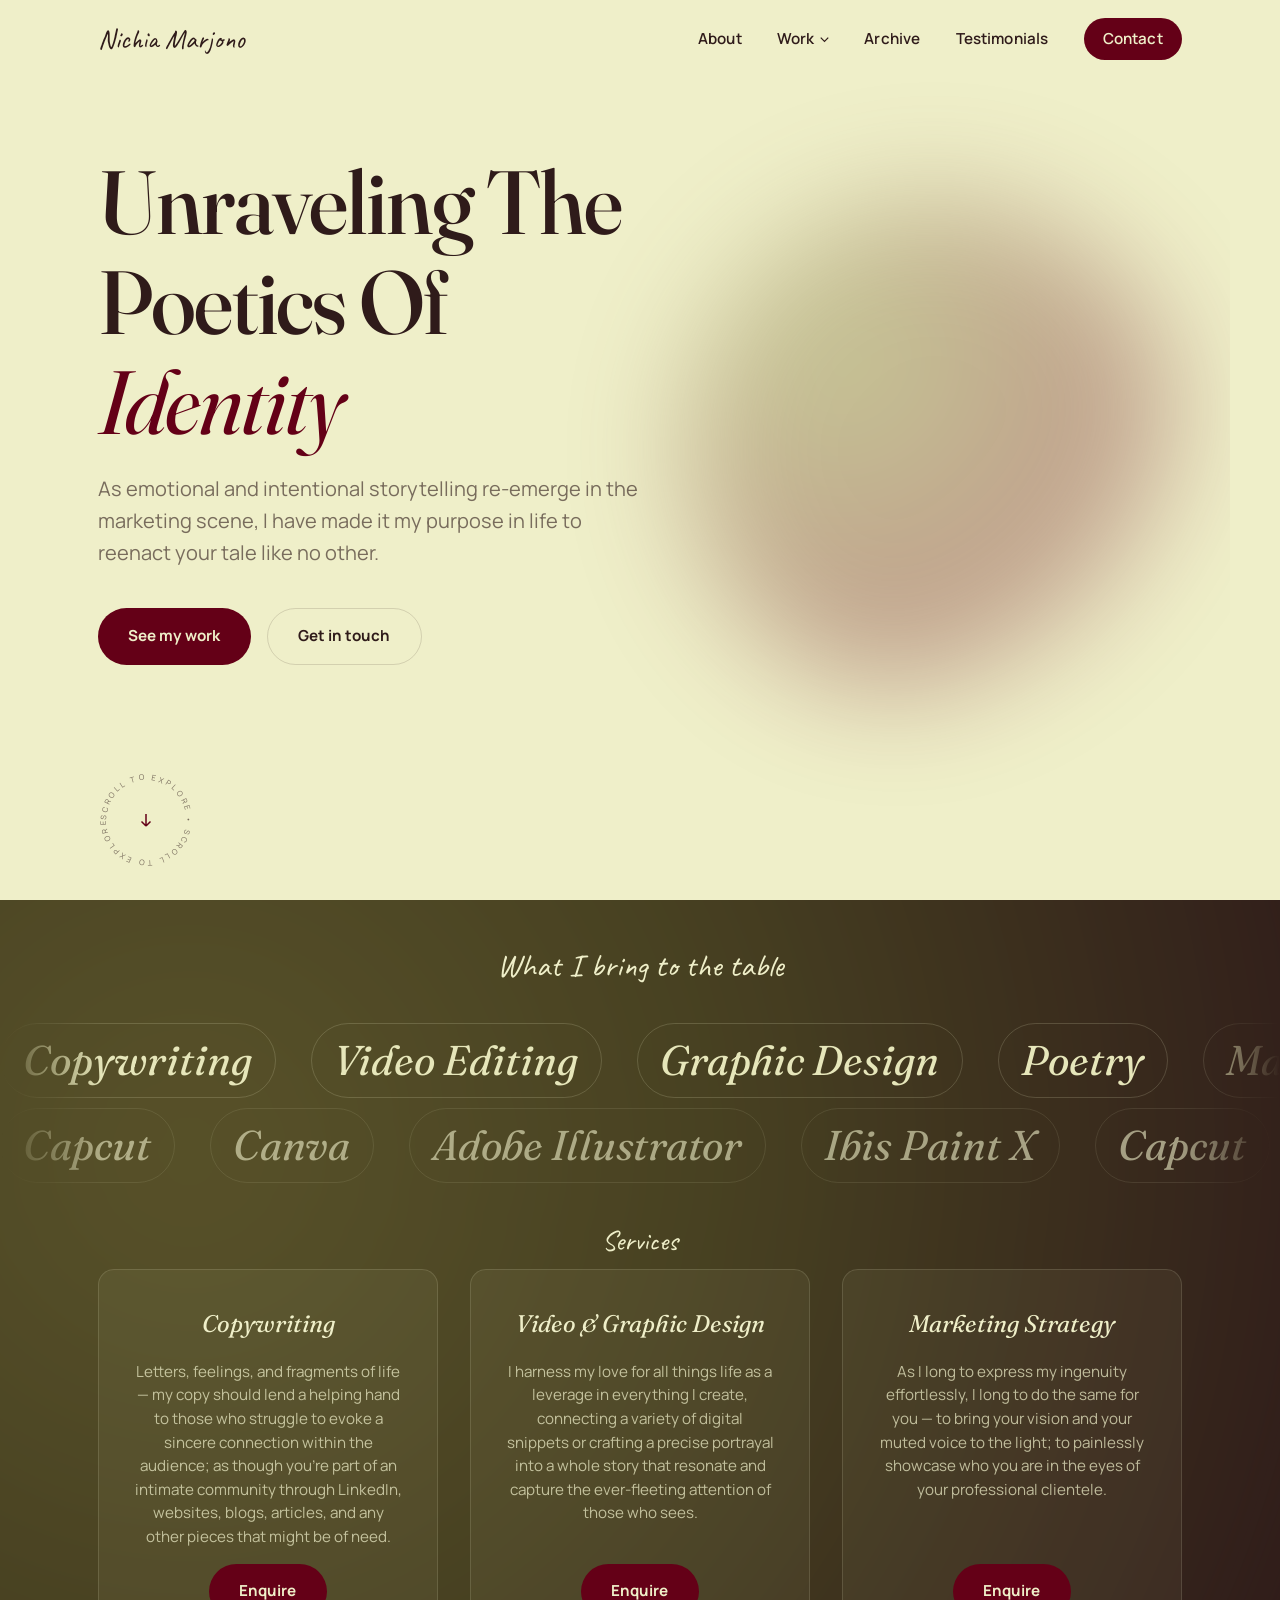
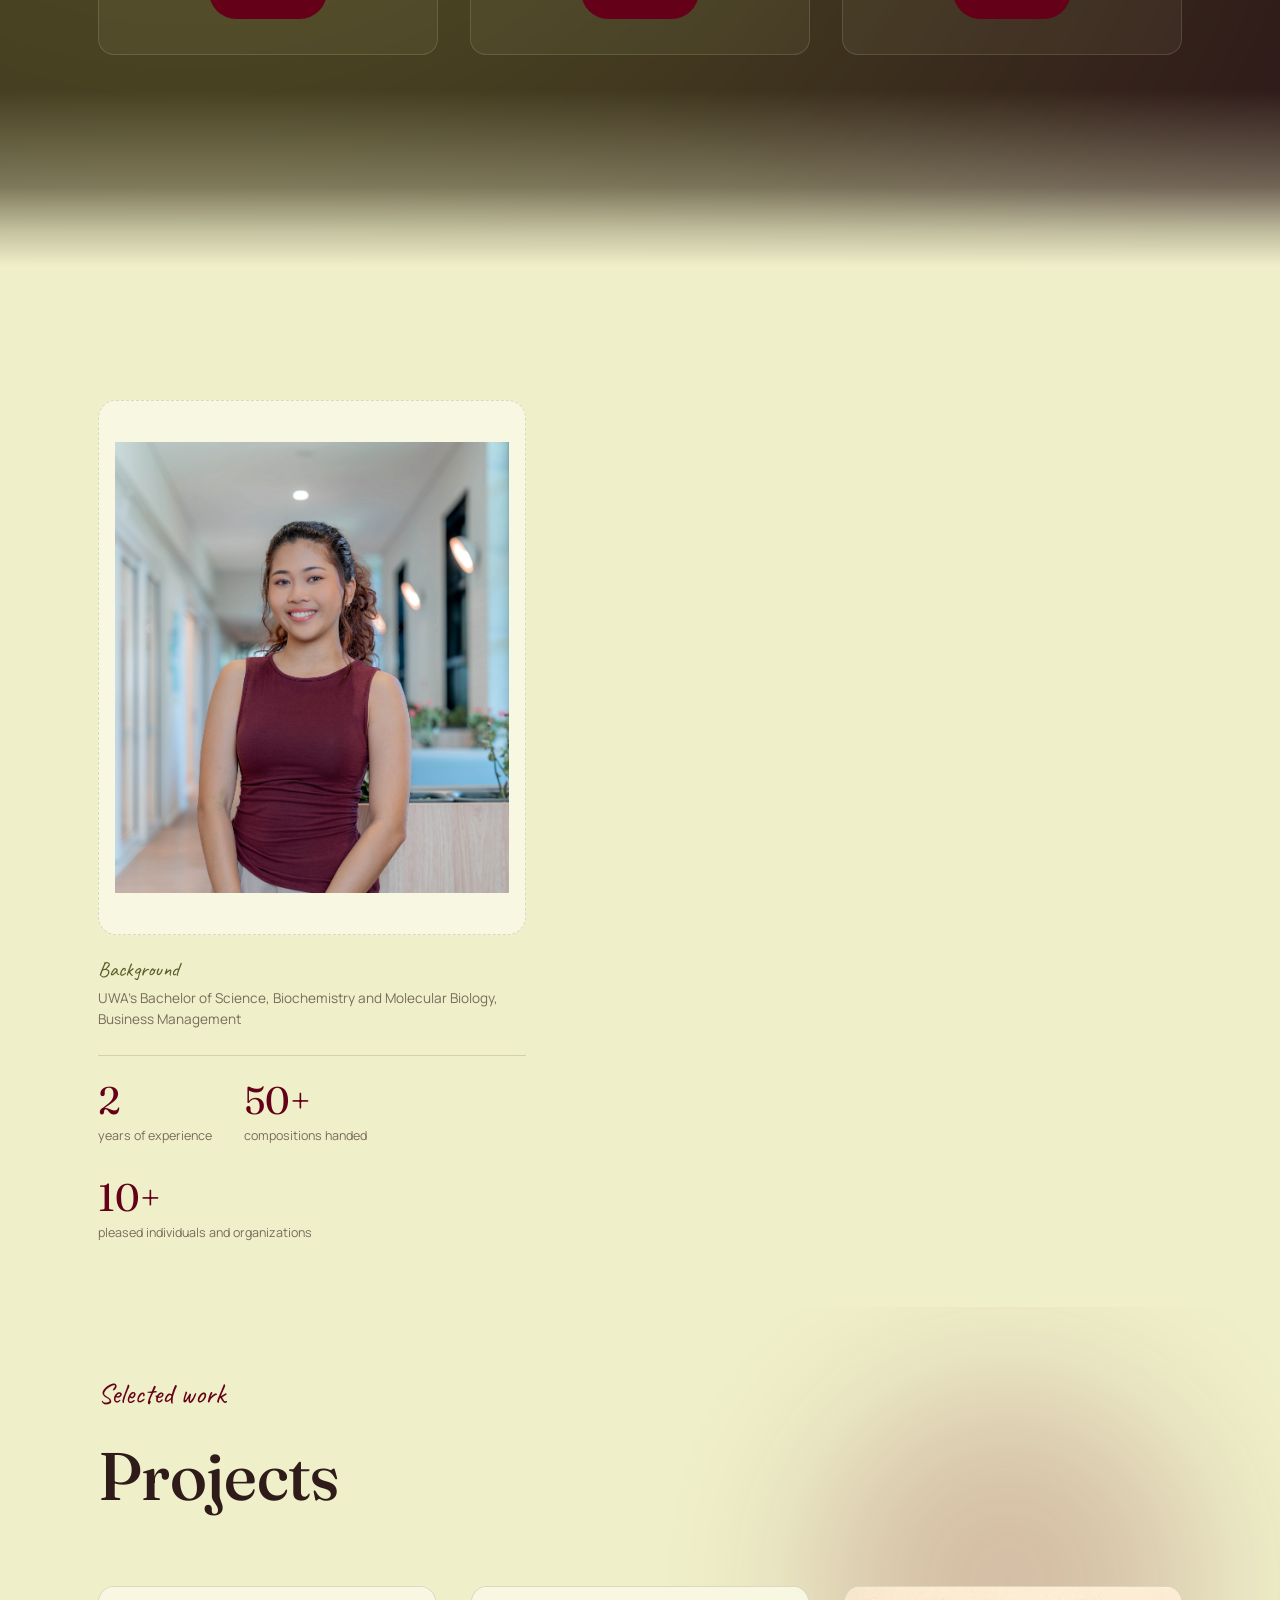
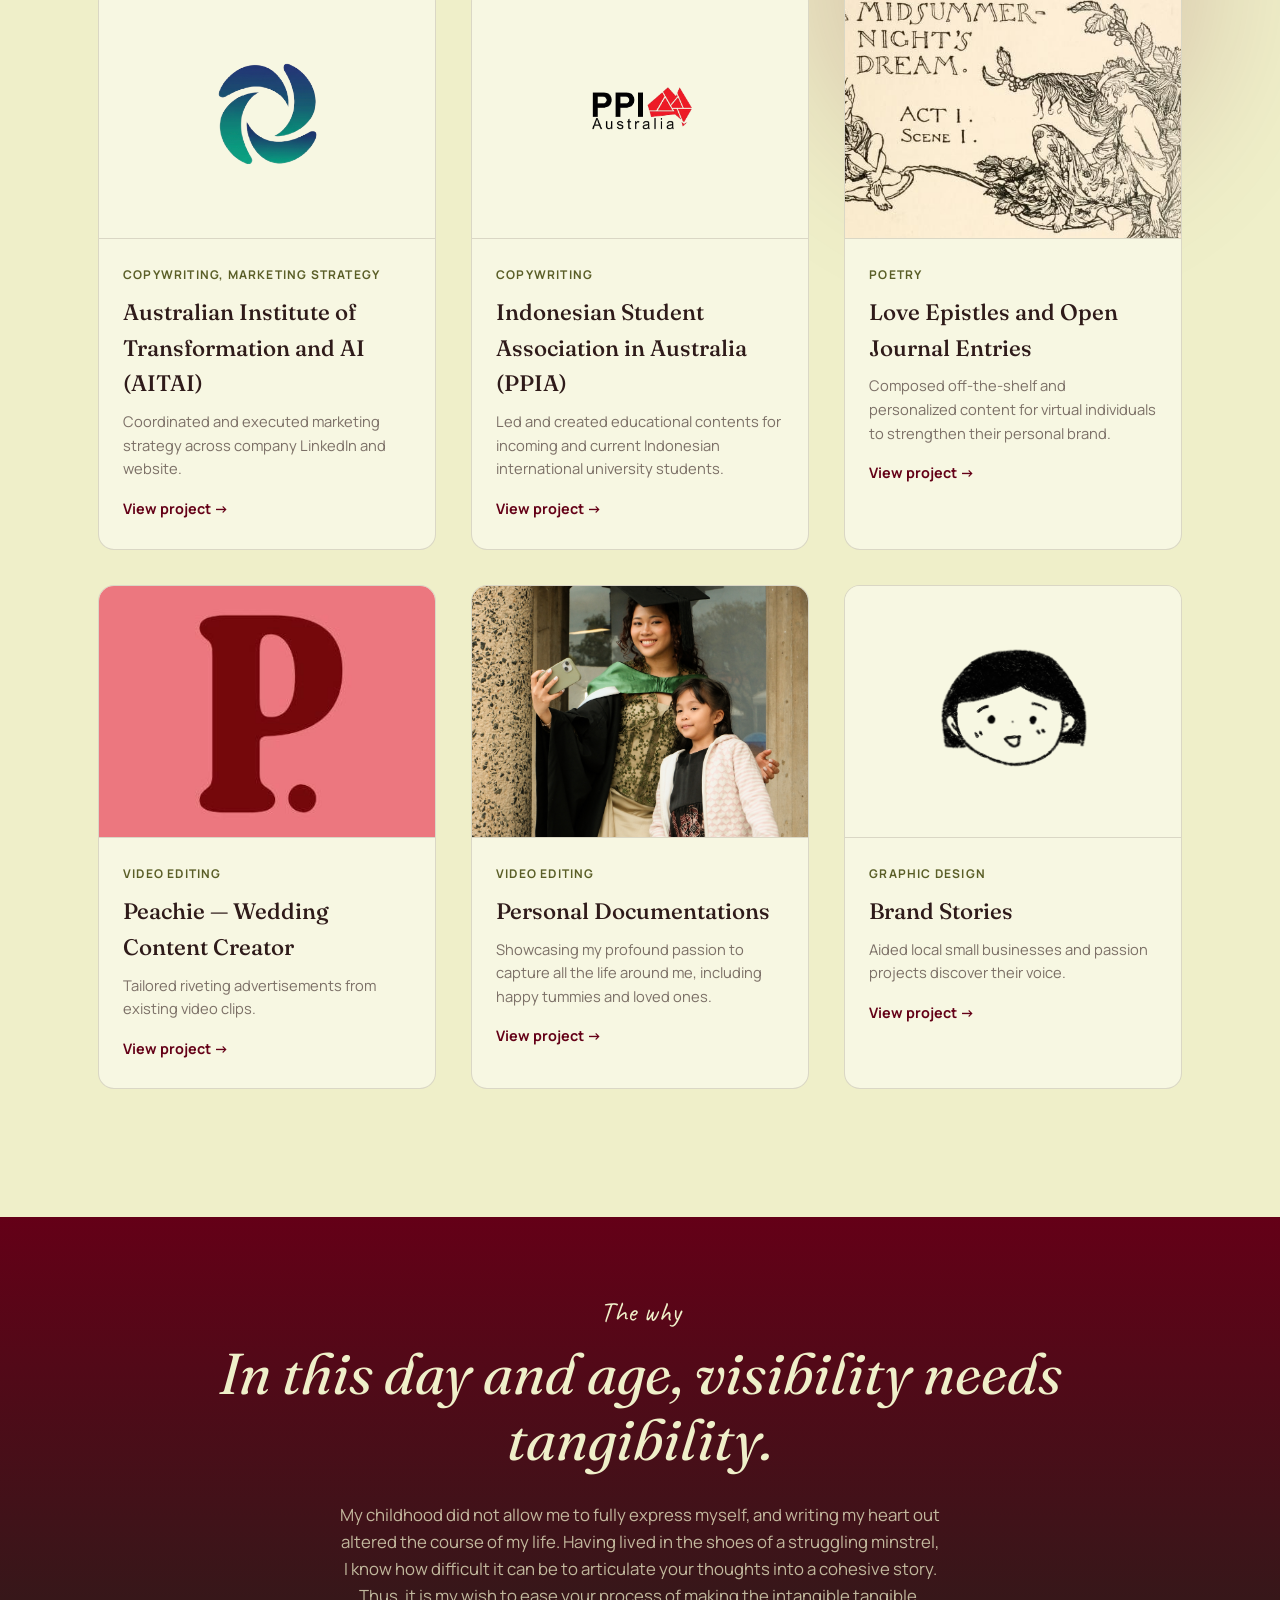
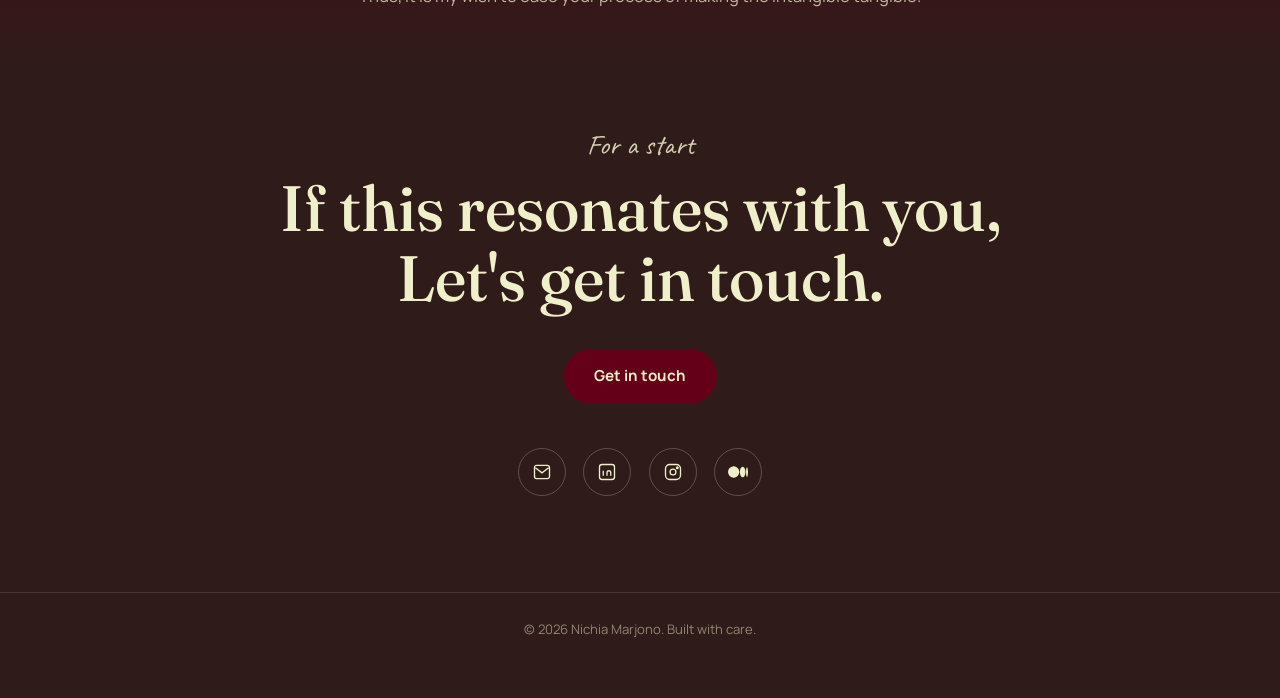
<file: index.html>
<!DOCTYPE html>
<html lang="en">
<head>
<meta charset="UTF-8">
<meta name="viewport" content="width=device-width, initial-scale=1.0">
<title>Nichia Marjono — Portfolio</title>
<meta name="description" content="Nichia Marjono — copywriter, video editor, and graphic designer turning stories into tangible things.">

<!-- Fonts: Fraunces (premium display serif), Manrope (clean paragraph sans), Caveat (handwritten accent) -->
<link rel="preconnect" href="https://fonts.googleapis.com">
<link rel="preconnect" href="https://fonts.gstatic.com" crossorigin>
<link href="https://fonts.googleapis.com/css2?family=Fraunces:ital,opsz,wght@0,9..144,300;0,9..144,400;0,9..144,500;0,9..144,600;1,9..144,400;1,9..144,500&family=Manrope:wght@400;500;600;700;800&family=Caveat:wght@500;600;700&display=swap" rel="stylesheet">

<link rel="stylesheet" href="css/style.css">
</head>
<body>

<!-- Scroll progress bar -->
<div class="progress-bar" id="progressBar"></div>

<!-- ============ NAV ============ -->
<header class="site-header" id="siteHeader">
  <div class="nav-inner">
    <a href="#home" class="nav-logo">Nichia Marjono</a>

    <nav class="nav-links" id="navLinks">
      <a href="#about" class="nav-link">About</a>

      <div class="nav-dropdown">
        <a href="#work" class="nav-link nav-dropdown__trigger">
          Work
          <svg class="nav-dropdown__chevron" viewBox="0 0 12 8" fill="none" stroke="currentColor" stroke-width="1.6"><path d="M1 1.5 6 6.5 11 1.5"/></svg>
        </a>
        <div class="nav-dropdown__panel">
          <div class="nav-dropdown__panel-inner">
          <div class="nav-dropdown__cat">
            <span>Copywriting</span>
            <svg class="nav-dropdown__cat-arrow" viewBox="0 0 8 8" fill="none" stroke="currentColor" stroke-width="1.4"><path d="M1 1 7 4 1 7"/></svg>
            <div class="nav-dropdown__sub">
              <div class="nav-dropdown__sub-inner">
              <a href="aitai.html">AITAI</a>
              <a href="ppia.html">PPIA</a>
              </div>
            </div>
          </div>
          <div class="nav-dropdown__cat">
            <span>Marketing Strategy</span>
            <svg class="nav-dropdown__cat-arrow" viewBox="0 0 8 8" fill="none" stroke="currentColor" stroke-width="1.4"><path d="M1 1 7 4 1 7"/></svg>
            <div class="nav-dropdown__sub">
              <div class="nav-dropdown__sub-inner">
              <a href="aitai.html">AITAI</a>
              </div>
            </div>
          </div>
          <div class="nav-dropdown__cat">
            <span>Poetry</span>
            <svg class="nav-dropdown__cat-arrow" viewBox="0 0 8 8" fill="none" stroke="currentColor" stroke-width="1.4"><path d="M1 1 7 4 1 7"/></svg>
            <div class="nav-dropdown__sub">
              <div class="nav-dropdown__sub-inner">
              <a href="epistles.html">Love Epistles &amp; Journal Entries</a>
              </div>
            </div>
          </div>
          <div class="nav-dropdown__cat">
            <span>Video Editing</span>
            <svg class="nav-dropdown__cat-arrow" viewBox="0 0 8 8" fill="none" stroke="currentColor" stroke-width="1.4"><path d="M1 1 7 4 1 7"/></svg>
            <div class="nav-dropdown__sub">
              <div class="nav-dropdown__sub-inner">
              <a href="peachie.html">Peachie</a>
              <a href="personal-docs.html">Personal Documentations</a>
              </div>
            </div>
          </div>
          <div class="nav-dropdown__cat">
            <span>Graphic Design</span>
            <svg class="nav-dropdown__cat-arrow" viewBox="0 0 8 8" fill="none" stroke="currentColor" stroke-width="1.4"><path d="M1 1 7 4 1 7"/></svg>
            <div class="nav-dropdown__sub">
              <div class="nav-dropdown__sub-inner">
              <a href="brand-stories.html">Brand Stories</a>
              </div>
            </div>
          </div>
          </div>
        </div>
      </div>

      <a href="archive.html" class="nav-link">Archive</a>
      <a href="testimonials.html" class="nav-link">Testimonials</a>
      <a href="contact.html" class="nav-link nav-link--cta">Contact</a>
    </nav>

    <button class="nav-toggle" id="navToggle" aria-label="Toggle menu" aria-expanded="false">
      <span></span><span></span><span></span>
    </button>
  </div>
</header>

<main>

  <!-- ============ HERO / INTRO ============ -->
  <section class="hero" id="home">
    <div class="hero-blob" id="heroBlob" aria-hidden="true"></div>

    <div class="hero-inner reveal">
      <h1 class="hero-title">
        <span>Unraveling The</span>
        <span>Poetics Of</span>
        <span class="hero-title__accent">Identity</span>
      </h1>
      <p class="hero-lede">
        As emotional and intentional storytelling re-emerge in the marketing scene, I have made it
        my purpose in life to reenact your tale like no other.
      </p>

      <div class="hero-actions">
        <a href="#work" class="btn btn--primary magnetic">See my work</a>
        <a href="contact.html" class="btn btn--ghost magnetic">Get in touch</a>
      </div>
    </div>

    <a href="#forte" class="scroll-badge" aria-label="Scroll to explore">
      <svg class="scroll-badge__ring" viewBox="0 0 120 120">
        <defs>
          <path id="scrollCirclePath" d="M60,60 m-50,0 a50,50 0 1,1 100,0 a50,50 0 1,1 -100,0" />
        </defs>
        <text font-size="9.5" letter-spacing="3">
          <textPath href="#scrollCirclePath">SCROLL TO EXPLORE • SCROLL TO EXPLORE • </textPath>
        </text>
      </svg>
      <span class="scroll-badge__arrow" aria-hidden="true">
        <svg viewBox="0 0 24 24" fill="none" stroke="currentColor" stroke-width="2"><path d="M12 4v16M12 20l-6-6M12 20l6-6"/></svg>
      </span>
    </a>
  </section>

  <!-- ============ FORTE / SKILLS MARQUEE ============ -->
  <section class="forte" id="forte">
    <div class="forte-blob" aria-hidden="true"></div>
    <p class="forte-heading reveal">What I bring to the table</p>

    <div class="marquee marquee--left">
      <div class="marquee-track">
        <span>Copywriting</span><span>Video Editing</span><span>Graphic Design</span><span>Poetry</span>
        <span>Marketing Strategy</span><span>Content Creation</span><span>Brand Story</span>
        <span>Copywriting</span><span>Video Editing</span><span>Graphic Design</span><span>Poetry</span>
        <span>Marketing Strategy</span><span>Content Creation</span><span>Brand Story</span>
      </div>
    </div>
    <div class="marquee marquee--right">
      <div class="marquee-track">
        <span>Capcut</span><span>Canva</span><span>Adobe Illustrator</span><span>Ibis Paint X</span>
        <span>Capcut</span><span>Canva</span><span>Adobe Illustrator</span><span>Ibis Paint X</span>
        <span>Capcut</span><span>Canva</span><span>Adobe Illustrator</span><span>Ibis Paint X</span>
      </div>
    </div>

    <div class="section-inner services-inner">
      <p class="eyebrow eyebrow--script eyebrow--light reveal">Services</p>

      <div class="services-grid">
        <div class="service-card reveal">
          <h3 class="service-card__title">Copywriting</h3>
          <p class="service-card__desc">Letters, feelings, and fragments of life — my copy should lend a helping hand to those who struggle to evoke a sincere connection within the audience; as though you're part of an intimate community through LinkedIn, websites, blogs, articles, and any other pieces that might be of need.</p>
          <a href="contact.html" class="btn btn--primary service-card__cta magnetic">Enquire</a>
        </div>

        <div class="service-card reveal">
          <h3 class="service-card__title">Video &amp; Graphic Design</h3>
          <p class="service-card__desc">I harness my love for all things life as a leverage in everything I create, connecting a variety of digital snippets or crafting a precise portrayal into a whole story that resonate and capture the ever-fleeting attention of those who sees.</p>
          <a href="contact.html" class="btn btn--primary service-card__cta magnetic">Enquire</a>
        </div>

        <div class="service-card reveal">
          <h3 class="service-card__title">Marketing Strategy</h3>
          <p class="service-card__desc">As I long to express my ingenuity effortlessly, I long to do the same for you — to bring your vision and your muted voice to the light; to painlessly showcase who you are in the eyes of your professional clientele.</p>
          <a href="contact.html" class="btn btn--primary service-card__cta magnetic">Enquire</a>
        </div>
      </div>
    </div>
  </section>

  <!-- ============ ABOUT ============ -->
  <section class="about" id="about">
    <div class="section-inner">
      <h2 class="section-title section-title--script reveal">A little about <strong>Me</strong></h2>

      <div class="about-grid">
        <div class="about-media reveal">
          <div class="about-photo">
            <!-- Replace this div's content with an <img src="assets/your-photo.jpg" alt="Nichia Marjono"> -->
            <img src="assets/140130_f210116864.jpg" alt="Nichia Marjono">
          </div>

          <p class="about-photo__caption">
            <span class="about-photo__caption-label">Background</span>
            UWA's Bachelor of Science, Biochemistry and Molecular Biology, Business Management
          </p>

          <div class="stats-row">
            <div class="stat">
              <span class="stat__num" data-target="2">0</span>
              <span class="stat__label">years of experience</span>
            </div>
            <div class="stat">
              <span class="stat__num" data-target="50" data-suffix="+">0</span>
              <span class="stat__label">compositions handed</span>
            </div>
            <div class="stat">
              <span class="stat__num" data-target="10" data-suffix="+">0</span>
              <span class="stat__label">pleased individuals and organizations</span>
            </div>
          </div>
        </div>

        <div class="about-copy reveal">
          <p class="about-copy__lead">
            A daughter, a sister, a friend, but above all: a writer anchored towards love and verity.
          </p>
          <p>
            Commencing 2026 with a degree in science, you would think that scientific disquisition is
            my true calling. Yet, there was something uncanny about how I was always drawn to a plain
            pen and paper, continuously at the disposal of anyone whose narrative is too captivating to
            remain unnoticed.
          </p>
          <p>
            In 2021, at the peak of quarantine, I discovered the existence of virtual rental lovers, and
            life was never the same afterwards. I built an agency, and they were what I would describe
            as a remarkable kind of family. Then, in extension, I made further income out of writing
            love letters, diary entries, biographies, and plenty of other publicized contents under the
            impression of others. Today, stepping back into the passion of it, I long to do the same —
            but instead of for love, I do it for you to sound more you.
          </p>
          <p class="about-copy__quote">"I compose tales to seek portrayal of the unsaid, rather than mere notoriety."</p>
        </div>
      </div>
    </div>
  </section>

  <!-- ============ PROJECTS ============ -->
  <section class="work" id="work">
    <div class="work-blob" aria-hidden="true"></div>
    <div class="section-inner">
      <p class="eyebrow eyebrow--script reveal">Selected work</p>
      <h2 class="section-title reveal">Projects</h2>

      <div class="work-grid">

        <a href="aitai.html" class="project-card reveal">
          <div class="project-card__media">
            <img src="assets/aitai logo.png" alt="AITAI Logo">
          </div>
          <div class="project-card__body">
            <span class="project-card__tag">Copywriting, Marketing Strategy</span>
            <h3 class="project-card__title">Australian Institute of Transformation and AI (AITAI)</h3>
            <p class="project-card__desc">Coordinated and executed marketing strategy across company LinkedIn and website.</p>
            <span class="project-card__link">View project →</span>
          </div>
        </a>

        <a href="ppia.html" class="project-card reveal">
          <div class="project-card__media">
            <img src="assets/ppia logo.png" alt="PPIA Logo">
          </div>
          <div class="project-card__body">
            <span class="project-card__tag">Copywriting</span>
            <h3 class="project-card__title">Indonesian Student Association in Australia (PPIA)</h3>
            <p class="project-card__desc">Led and created educational contents for incoming and current Indonesian international university students.</p>
            <span class="project-card__link">View project →</span>
          </div>
        </a>

        <a href="epistles.html" class="project-card reveal">
          <div class="project-card__media project-card__media--photo">
             <img src="assets/epistle logo.jpg" alt="Love Epistles">
          </div>
          <div class="project-card__body">
            <span class="project-card__tag">Poetry</span>
            <h3 class="project-card__title">Love Epistles and Open Journal Entries</h3>
            <p class="project-card__desc">Composed off-the-shelf and personalized content for virtual individuals to strengthen their personal brand.</p>
            <span class="project-card__link">View project →</span>
          </div>
        </a>

        <a href="peachie.html" class="project-card reveal">
          <div class="project-card__media project-card__media--photo">
            <img src="assets/peachie logo.jpeg" alt="Peachie Logo">
          </div>
          <div class="project-card__body">
            <span class="project-card__tag">Video Editing</span>
            <h3 class="project-card__title">Peachie — Wedding Content Creator</h3>
            <p class="project-card__desc">Tailored riveting advertisements from existing video clips.</p>
            <span class="project-card__link">View project →</span>
          </div>
        </a>

        <a href="personal-docs.html" class="project-card reveal">
          <div class="project-card__media project-card__media--photo">
            <img src="assets/personal logo.jpg" alt="Personal Documentations">
          </div>
          <div class="project-card__body">
            <span class="project-card__tag">Video Editing</span>
            <h3 class="project-card__title">Personal Documentations</h3>
            <p class="project-card__desc">Showcasing my profound passion to capture all the life around me, including happy tummies and loved ones.</p>
            <span class="project-card__link">View project →</span>
          </div>
        </a>

        <a href="brand-stories.html" class="project-card reveal">
          <div class="project-card__media">
             <img src="assets/brand logo.png" alt="Brand Stories">
          </div>
          <div class="project-card__body">
            <span class="project-card__tag">Graphic Design</span>
            <h3 class="project-card__title">Brand Stories</h3>
            <p class="project-card__desc">Aided local small businesses and passion projects discover their voice.</p>
            <span class="project-card__link">View project →</span>
          </div>
        </a>

      </div>
    </div>
  </section>

  <!-- ============ WHY / PROBLEM ============ -->
  <section class="why" id="why">
    <div class="section-inner">
      <p class="eyebrow eyebrow--script eyebrow--light reveal">The why</p>
      <h2 class="why-statement reveal">In this day and age, visibility needs tangibility.</h2>
      <p class="why-body reveal">
        My childhood did not allow me to fully express myself, and writing my heart out altered the
        course of my life. Having lived in the shoes of a struggling minstrel, I know how difficult it
        can be to articulate your thoughts into a cohesive story. Thus, it is my wish to ease your
        process of making the intangible tangible.
      </p>
    </div>
  </section>

  <!-- ============ CONTACT (teaser — full page + form at contact.html) ============ -->
  <section class="contact" id="contact">
    <div class="section-inner reveal">
      <p class="eyebrow eyebrow--script eyebrow--light">For a start</p>
      <h2 class="contact-title">If this resonates with you,<br>Let's get in touch.</h2>

      <a href="contact.html" class="btn btn--primary contact-cta magnetic">Get in touch</a>

      <div class="social-row">
        <a href="mailto:catarinichia.marjono@gmail.com" class="social-icon" aria-label="Email" title="Email">
          <svg viewBox="0 0 24 24" fill="none" stroke="currentColor" stroke-width="1.6"><path d="M3 6.5A2.5 2.5 0 0 1 5.5 4h13A2.5 2.5 0 0 1 21 6.5v11A2.5 2.5 0 0 1 18.5 20h-13A2.5 2.5 0 0 1 3 17.5v-11Z"/><path d="m4 7 8 6 8-6"/></svg>
        </a>
        <a href="https://www.linkedin.com/in/nichiamarjono/" target="_blank" rel="noopener" class="social-icon" aria-label="LinkedIn" title="LinkedIn">
          <svg viewBox="0 0 24 24" fill="none" stroke="currentColor" stroke-width="1.6"><rect x="3" y="3" width="18" height="18" rx="3"/><path d="M7.5 10.5v6M7.5 7.5v.01M12 16.5v-3.75a2.25 2.25 0 0 1 4.5 0V16.5M12 12.75v3.75"/></svg>
        </a>
        <a href="http://www.instagram.com/etoilepoche" target="_blank" rel="noopener" class="social-icon" aria-label="Instagram" title="Instagram">
          <svg viewBox="0 0 24 24" fill="none" stroke="currentColor" stroke-width="1.6"><rect x="3" y="3" width="18" height="18" rx="5"/><circle cx="12" cy="12" r="3.5"/><circle cx="17.2" cy="6.8" r="1"/></svg>
        </a>
        <a href="https://medium.com/@etoilep" target="_blank" rel="noopener" class="social-icon" aria-label="Medium" title="Medium">
          <svg viewBox="0 0 24 24" fill="currentColor"><path d="M13.54 12a6.8 6.8 0 0 1-6.77 6.82A6.8 6.8 0 0 1 0 12a6.8 6.8 0 0 1 6.77-6.82A6.8 6.8 0 0 1 13.54 12zM20.96 12c0 3.54-1.51 6.42-3.38 6.42-1.87 0-3.38-2.88-3.38-6.42s1.51-6.42 3.38-6.42 3.38 2.88 3.38 6.42zM24 12c0 3.17-.53 5.75-1.19 5.75-.66 0-1.19-2.58-1.19-5.75s.53-5.75 1.19-5.75C23.47 6.25 24 8.83 24 12z"/></svg>
        </a>
      </div>
    </div>

    <footer class="site-footer">
      <p>© <span id="year"></span> Nichia Marjono. Built with care.</p>
    </footer>
  </section>

</main>

<script src="js/main.js"></script>
</body>
</html>
</file>
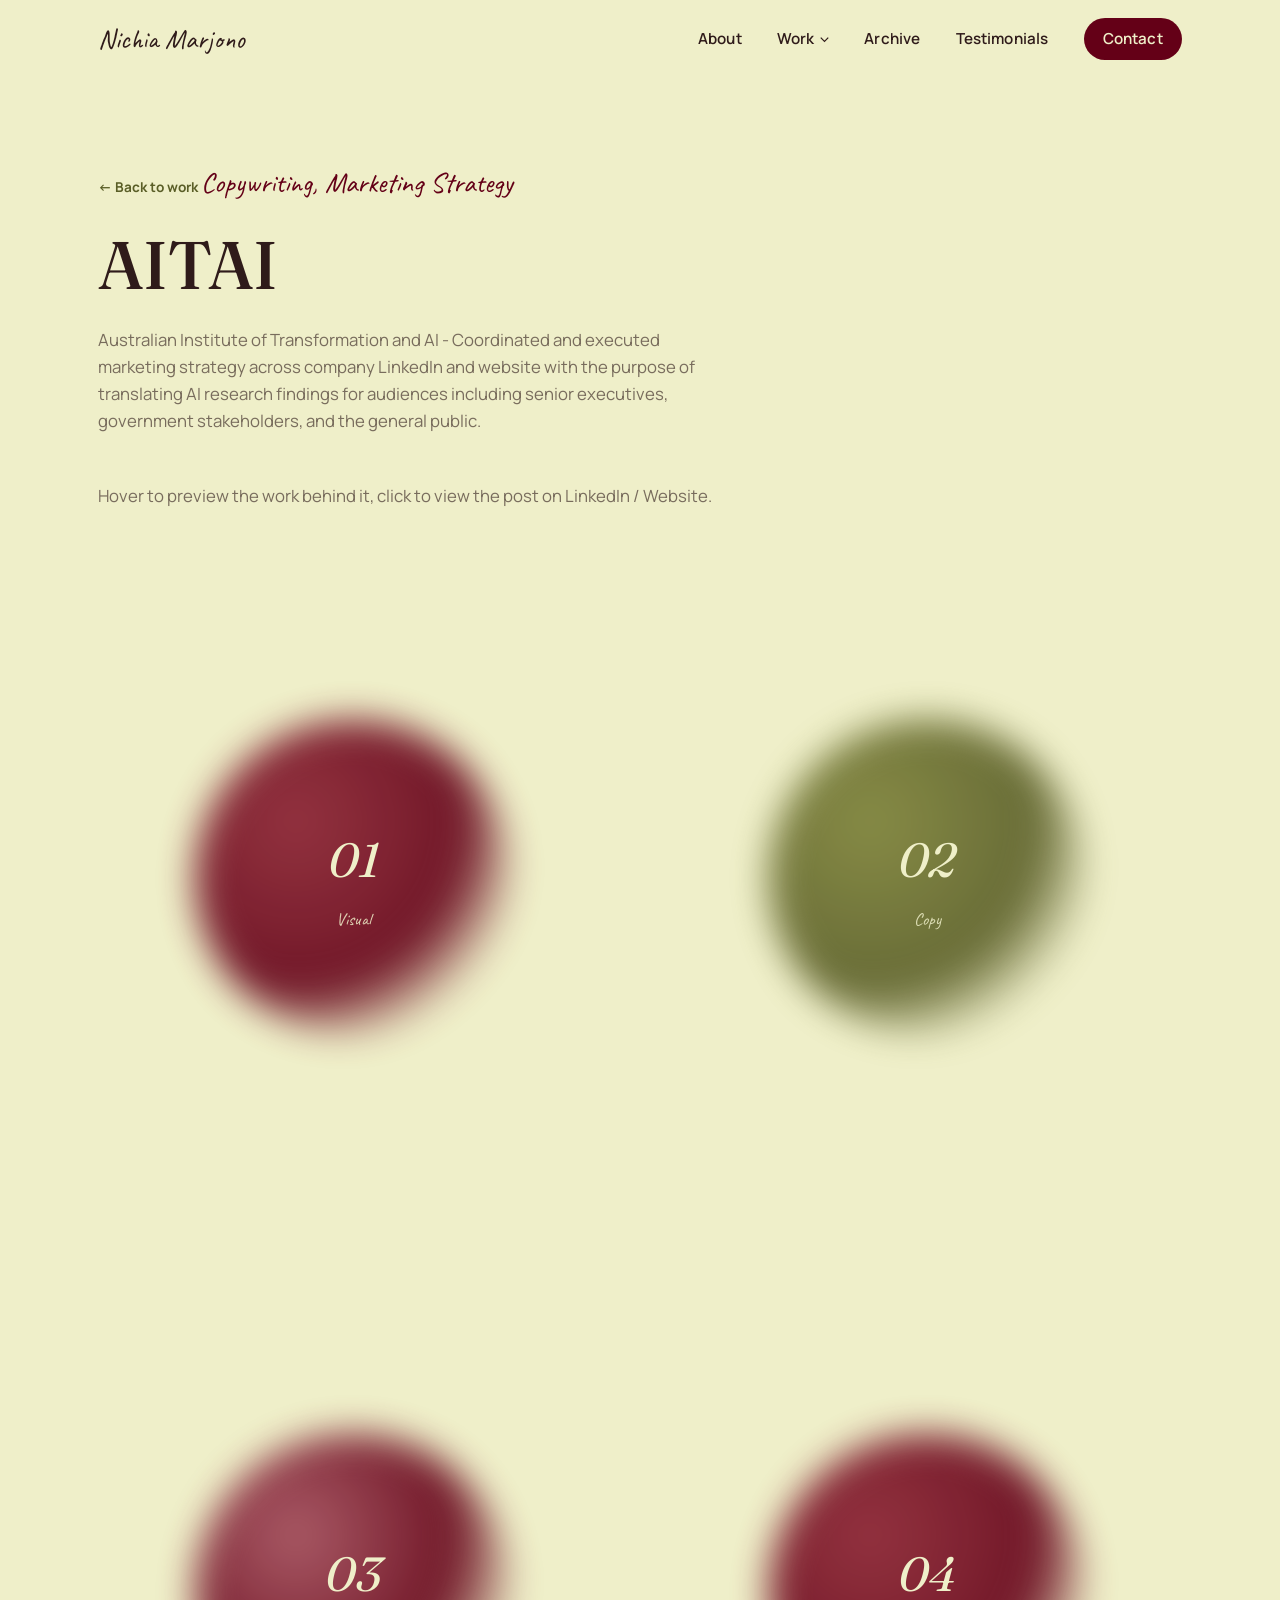
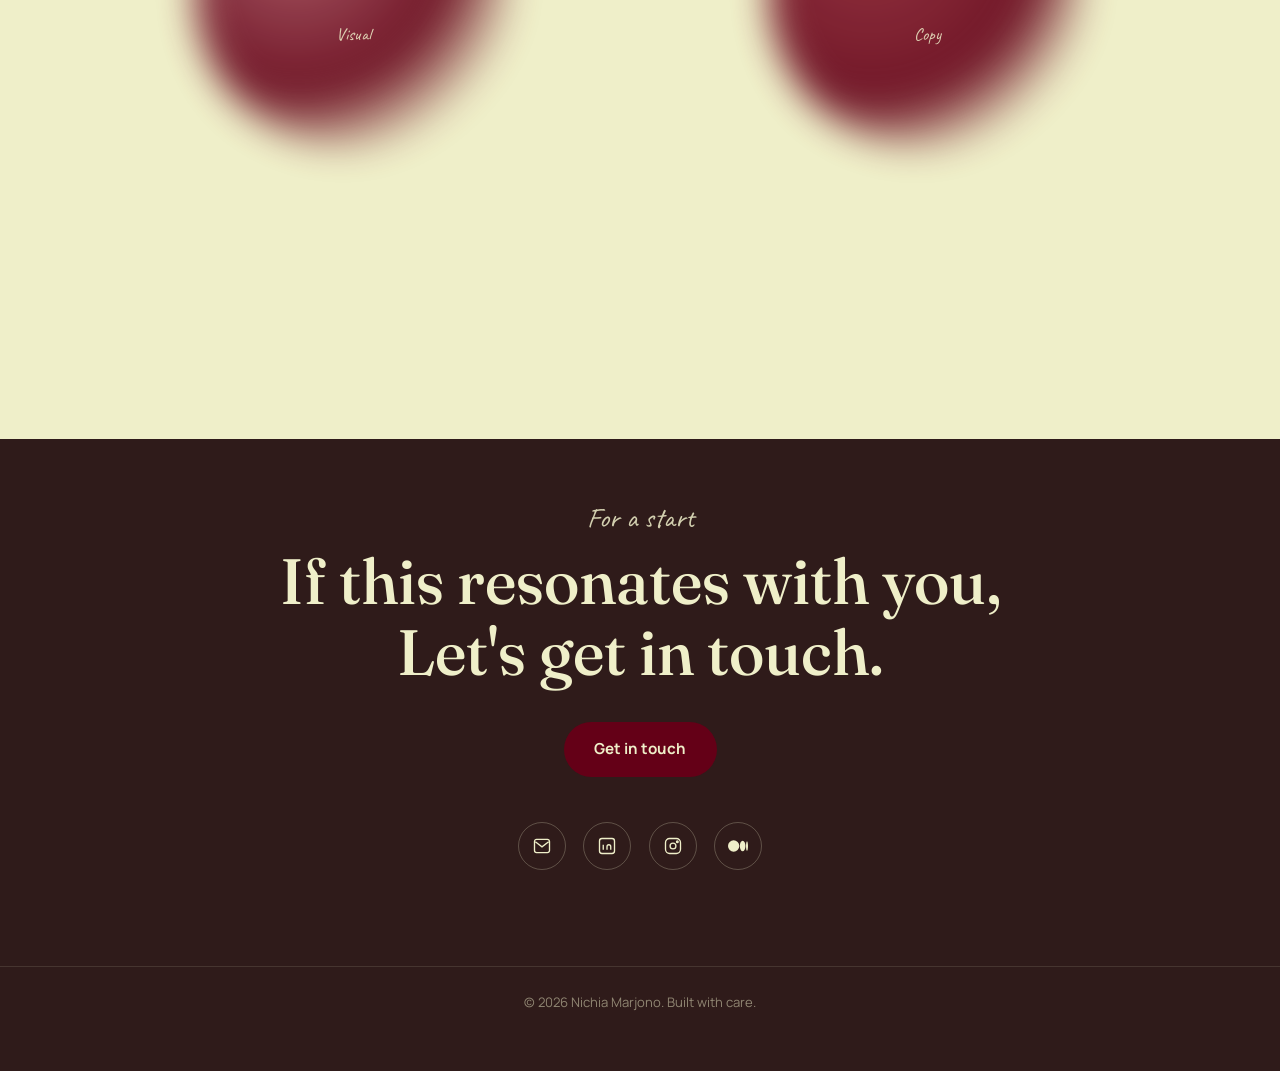
<file: aitai.html>
<!DOCTYPE html>
<html lang="en">
<head>
<meta charset="UTF-8">
<meta name="viewport" content="width=device-width, initial-scale=1.0">
<title>AITAI — Nichia Marjono</title>
<meta name="description" content="Marketing strategy and copywriting for the Australian Institute of Transformation and AI (AITAI).">

<link rel="preconnect" href="https://fonts.googleapis.com">
<link rel="preconnect" href="https://fonts.gstatic.com" crossorigin>
<link href="https://fonts.googleapis.com/css2?family=Fraunces:ital,opsz,wght@0,9..144,300;0,9..144,400;0,9..144,500;0,9..144,600;1,9..144,400;1,9..144,500&family=Manrope:wght@400;500;600;700;800&family=Caveat:wght@500;600;700&display=swap" rel="stylesheet">

<link rel="stylesheet" href="css/style.css">
</head>
<body>

<div class="progress-bar" id="progressBar"></div>

<header class="site-header" id="siteHeader">
  <div class="nav-inner">
    <a href="index.html#home" class="nav-logo">Nichia Marjono</a>
    <nav class="nav-links" id="navLinks">
      <a href="index.html#about" class="nav-link">About</a>

      <div class="nav-dropdown">
        <a href="index.html#work" class="nav-link nav-dropdown__trigger">
          Work
          <svg class="nav-dropdown__chevron" viewBox="0 0 12 8" fill="none" stroke="currentColor" stroke-width="1.6"><path d="M1 1.5 6 6.5 11 1.5"/></svg>
        </a>
        <div class="nav-dropdown__panel">
          <div class="nav-dropdown__panel-inner">
          <div class="nav-dropdown__cat">
            <span>Copywriting</span>
            <svg class="nav-dropdown__cat-arrow" viewBox="0 0 8 8" fill="none" stroke="currentColor" stroke-width="1.4"><path d="M1 1 7 4 1 7"/></svg>
            <div class="nav-dropdown__sub">
              <div class="nav-dropdown__sub-inner">
              <a href="aitai.html">AITAI</a>
              <a href="ppia.html">PPIA</a>
              </div>
            </div>
          </div>
          <div class="nav-dropdown__cat">
            <span>Marketing Strategy</span>
            <svg class="nav-dropdown__cat-arrow" viewBox="0 0 8 8" fill="none" stroke="currentColor" stroke-width="1.4"><path d="M1 1 7 4 1 7"/></svg>
            <div class="nav-dropdown__sub">
              <div class="nav-dropdown__sub-inner">
              <a href="aitai.html">AITAI</a>
              </div>
            </div>
          </div>
          <div class="nav-dropdown__cat">
            <span>Poetry</span>
            <svg class="nav-dropdown__cat-arrow" viewBox="0 0 8 8" fill="none" stroke="currentColor" stroke-width="1.4"><path d="M1 1 7 4 1 7"/></svg>
            <div class="nav-dropdown__sub">
              <div class="nav-dropdown__sub-inner">
              <a href="epistles.html">Love Epistles &amp; Journal Entries</a>
              </div>
            </div>
          </div>
          <div class="nav-dropdown__cat">
            <span>Video Editing</span>
            <svg class="nav-dropdown__cat-arrow" viewBox="0 0 8 8" fill="none" stroke="currentColor" stroke-width="1.4"><path d="M1 1 7 4 1 7"/></svg>
            <div class="nav-dropdown__sub">
              <div class="nav-dropdown__sub-inner">
              <a href="peachie.html">Peachie</a>
              <a href="personal-docs.html">Personal Documentations</a>
              </div>
            </div>
          </div>
          <div class="nav-dropdown__cat">
            <span>Graphic Design</span>
            <svg class="nav-dropdown__cat-arrow" viewBox="0 0 8 8" fill="none" stroke="currentColor" stroke-width="1.4"><path d="M1 1 7 4 1 7"/></svg>
            <div class="nav-dropdown__sub">
              <div class="nav-dropdown__sub-inner">
              <a href="brand-stories.html">Brand Stories</a>
              </div>
            </div>
          </div>
          </div>
        </div>
      </div>

      <a href="archive.html" class="nav-link">Archive</a>
      <a href="testimonials.html" class="nav-link">Testimonials</a>
      <a href="contact.html" class="nav-link nav-link--cta">Contact</a>
    </nav>
    <button class="nav-toggle" id="navToggle" aria-label="Toggle menu" aria-expanded="false">
      <span></span><span></span><span></span>
    </button>
  </div>
</header>

<main>

  <section class="project-hero">
    <div class="section-inner">
      <a href="index.html#work" class="project-back reveal">← Back to work</a>
      <p class="eyebrow eyebrow--script reveal project-hero__tag">Copywriting, Marketing Strategy</p>
      <h1 class="section-title reveal project-hero__title">AITAI</h1>
      <p class="work-intro__lede reveal">Australian Institute of Transformation and AI - Coordinated and executed marketing strategy across company LinkedIn and website with the purpose of translating AI research findings for audiences including senior executives, government stakeholders, and the general public.</p>
    </div>
  </section>

  <section>
    <div class="section-inner project-layout">
      <p class="project-desc reveal">
        Hover to preview the work behind it, click to
        view the post on LinkedIn / Website.
      </p>

      <div class="numbered-grid">
        <a class="num-tile" href="https://www.linkedin.com/feed/update/urn:li:activity:7495061011809382400" target="_blank" rel="noopener">
          <div class="num-tile__base">
            <span class="num-tile__blob" aria-hidden="true"></span>
            <span class="num-tile__number">01</span>
            <span class="num-tile__label">Visual</span>
          </div>
          <div class="num-tile__reveal">
            <div class="torn-card">
              <div class="torn-card__media">
                <!-- Replace with <img src="assets/work/aitai-01.jpg" alt="AITAI"> -->
                <img src="assets/aitai1.jpeg" alt="AITAI - US Consulate">
              </div>
              <p class="torn-card__title">First LinkedIn Post</p>
            </div>
          </div>
        </a>

        <div class="num-tile" tabindex="0">
          <div class="num-tile__base">
            <span class="num-tile__blob" aria-hidden="true"></span>
            <span class="num-tile__number">02</span>
            <span class="num-tile__label">Copy</span>
          </div>
          <div class="num-tile__reveal">
            <div class="torn-card torn-card--poem">
              <p class="torn-card__poem no-select">Today's roundtable brought together the US Consulate and AITAI. At the very heart of St Catherine's College, Stephen Ezell shared how countries are competing on advanced technology through the lens of his experience in The Information Technology and Innovation Foundation.</p>
              <p class="torn-card__poem no-select">AITAI Director Jeroen van Dalen hosted a discussion around the rate of AI adoption in Australia and across the world, how different policies in technology and economy take effect, as well as how they impact the job market. With the emergence of AI technology, more ambitious people are adapting to evolving government policies to stay competitive.</p>
              <p class="torn-card__poem no-select">We would like to sincerely thank Stephen, Alan Duncan, Cora Lavin, Lisa Longman, Aidan Morgan, Sonny Pham, Kezia Purnomo, Susannah Soon, and Jeroen who contributed their insights and experience to the discussion.</p>
            </div>
          </div>
        </div>

        <a class="num-tile" href="https://www.linkedin.com/feed/update/urn:li:activity:7507970665120120832" target="_blank" rel="noopener">
          <div class="num-tile__base">
            <span class="num-tile__blob" aria-hidden="true"></span>
            <span class="num-tile__number">03</span>
            <span class="num-tile__label">Visual</span>
          </div>
          <div class="num-tile__reveal">
            <div class="torn-card">
              <div class="torn-card__media">
                <img src="assets/aitai2.png" alt="AITAI Meshpoint Phase 2">
              </div>
              <p class="torn-card__title">Meshpoint Announcement on Linkedin</p>
            </div>
          </div>
        </a>

        <div class="num-tile" tabindex="0">
          <div class="num-tile__base">
            <span class="num-tile__blob" aria-hidden="true"></span>
            <span class="num-tile__number">04</span>
            <span class="num-tile__label">Copy</span>
          </div>
          <div class="num-tile__reveal">
            <div class="torn-card torn-card--poem">
              <p class="torn-card__poem no-select">WA's AI adoption story hasn't been told yet. We're telling it, and we want your voice in it.</p>
              <p class="torn-card__poem no-select">If you're driving AI projects that deliver actual, measurable outcomes, we would like to interview you for WA's first AI Adoption Report!</p>
              <p class="torn-card__poem no-select">In extension, you will receive: 
                → First look at the report findings
                → A view of how your peers are tracking
                → A potential feature in a 12-part showcase distributed to investors, policymakers and national media</p>
              <p class="torn-card__poem no-select">If you know someone quietly doing ambitious work in this space, send this their way. EOIs close 30 October → [link]</p>
            </div>
          </div>
        </div>
      </div>
    </div>
  </section>

  <section class="contact" id="contact">
    <div class="section-inner reveal">
      <p class="eyebrow eyebrow--script eyebrow--light">For a start</p>
      <h2 class="contact-title">If this resonates with you,<br>Let's get in touch.</h2>

      <a href="contact.html" class="btn btn--primary contact-cta magnetic">Get in touch</a>

      <div class="social-row">
        <a href="mailto:catarinichia.marjono@gmail.com" class="social-icon" aria-label="Email" title="Email">
          <svg viewBox="0 0 24 24" fill="none" stroke="currentColor" stroke-width="1.6"><path d="M3 6.5A2.5 2.5 0 0 1 5.5 4h13A2.5 2.5 0 0 1 21 6.5v11A2.5 2.5 0 0 1 18.5 20h-13A2.5 2.5 0 0 1 3 17.5v-11Z"/><path d="m4 7 8 6 8-6"/></svg>
        </a>
        <a href="https://www.linkedin.com/in/nichiamarjono/" target="_blank" rel="noopener" class="social-icon" aria-label="LinkedIn" title="LinkedIn">
          <svg viewBox="0 0 24 24" fill="none" stroke="currentColor" stroke-width="1.6"><rect x="3" y="3" width="18" height="18" rx="3"/><path d="M7.5 10.5v6M7.5 7.5v.01M12 16.5v-3.75a2.25 2.25 0 0 1 4.5 0V16.5M12 12.75v3.75"/></svg>
        </a>
        <a href="http://www.instagram.com/etoilepoche" target="_blank" rel="noopener" class="social-icon" aria-label="Instagram" title="Instagram">
          <svg viewBox="0 0 24 24" fill="none" stroke="currentColor" stroke-width="1.6"><rect x="3" y="3" width="18" height="18" rx="5"/><circle cx="12" cy="12" r="3.5"/><circle cx="17.2" cy="6.8" r="1"/></svg>
        </a>
        <a href="https://medium.com/@etoilep" target="_blank" rel="noopener" class="social-icon" aria-label="Medium" title="Medium">
          <svg viewBox="0 0 24 24" fill="currentColor"><path d="M13.54 12a6.8 6.8 0 0 1-6.77 6.82A6.8 6.8 0 0 1 0 12a6.8 6.8 0 0 1 6.77-6.82A6.8 6.8 0 0 1 13.54 12zM20.96 12c0 3.54-1.51 6.42-3.38 6.42-1.87 0-3.38-2.88-3.38-6.42s1.51-6.42 3.38-6.42 3.38 2.88 3.38 6.42zM24 12c0 3.17-.53 5.75-1.19 5.75-.66 0-1.19-2.58-1.19-5.75s.53-5.75 1.19-5.75C23.47 6.25 24 8.83 24 12z"/></svg>
        </a>
      </div>
    </div>

    <footer class="site-footer">
      <p>© <span id="year"></span> Nichia Marjono. Built with care.</p>
    </footer>
  </section>

</main>

<script src="js/main.js"></script>
</body>
</html>
</file>
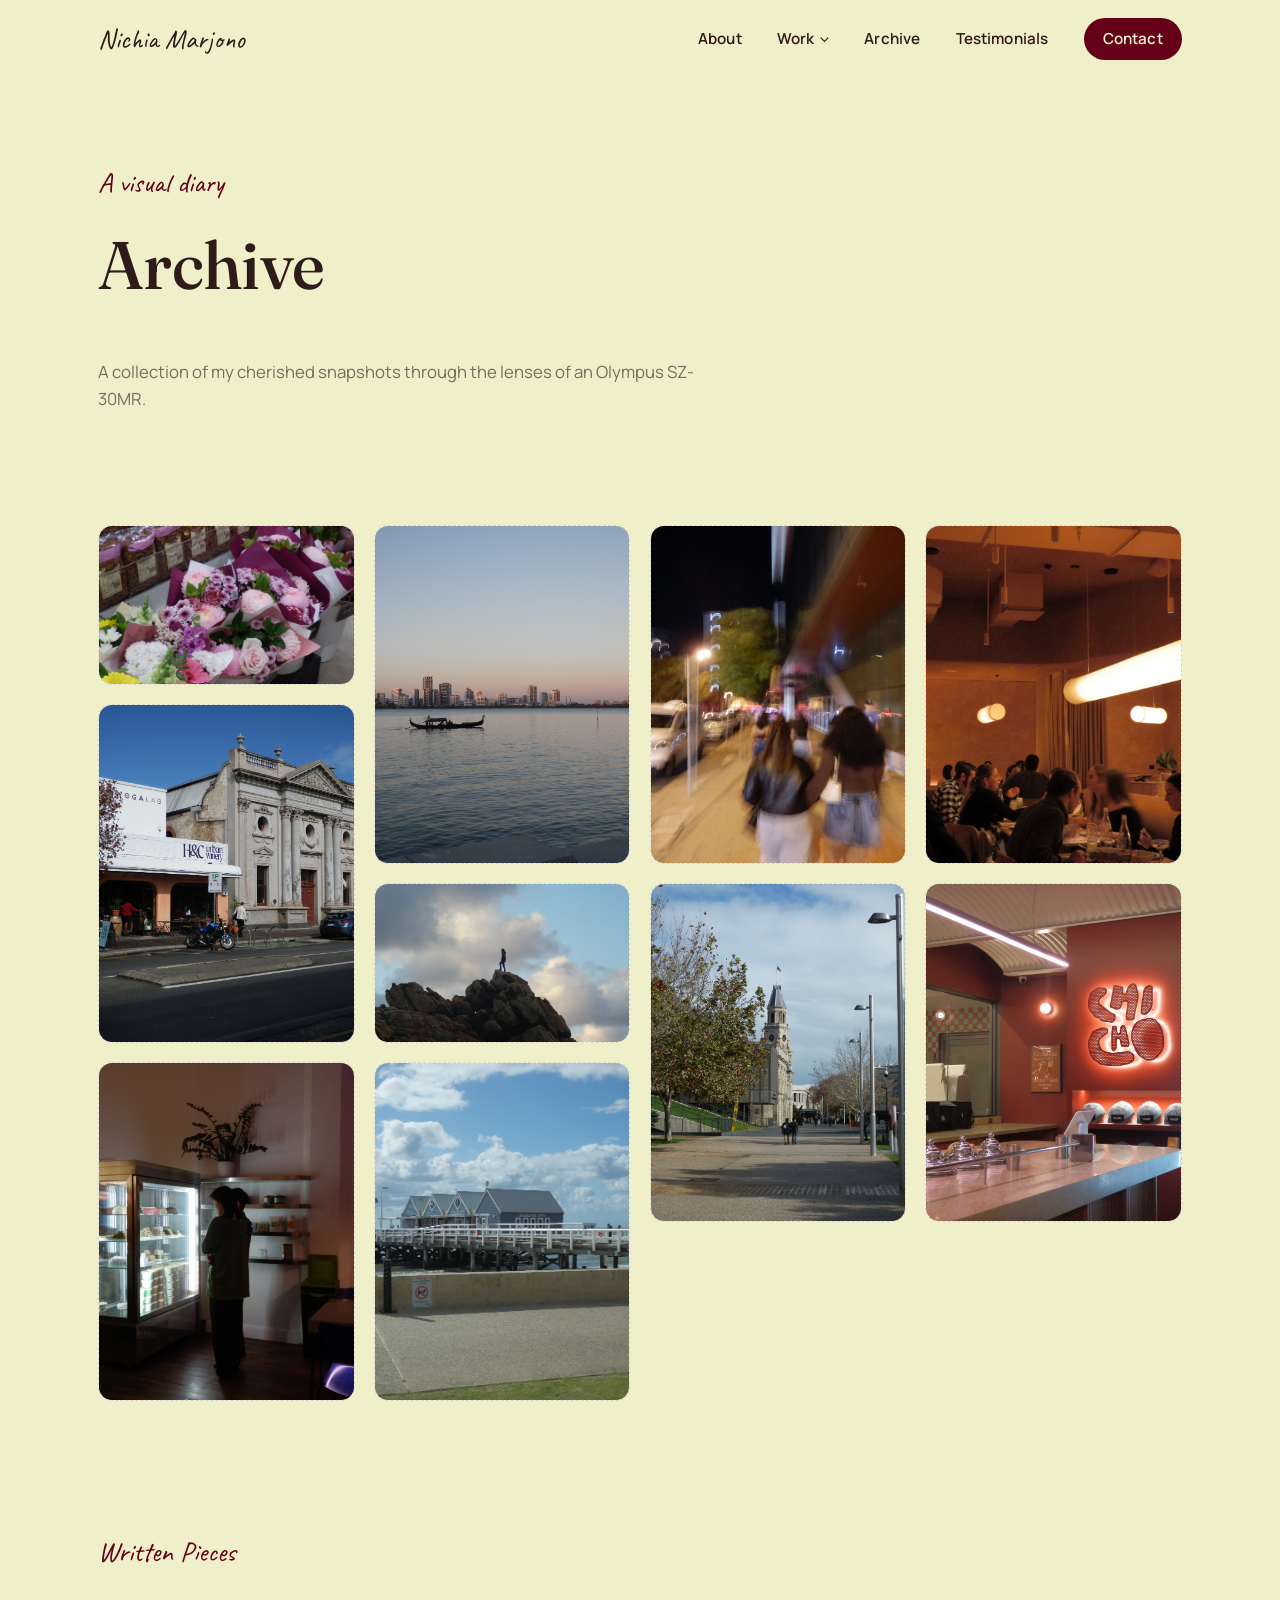
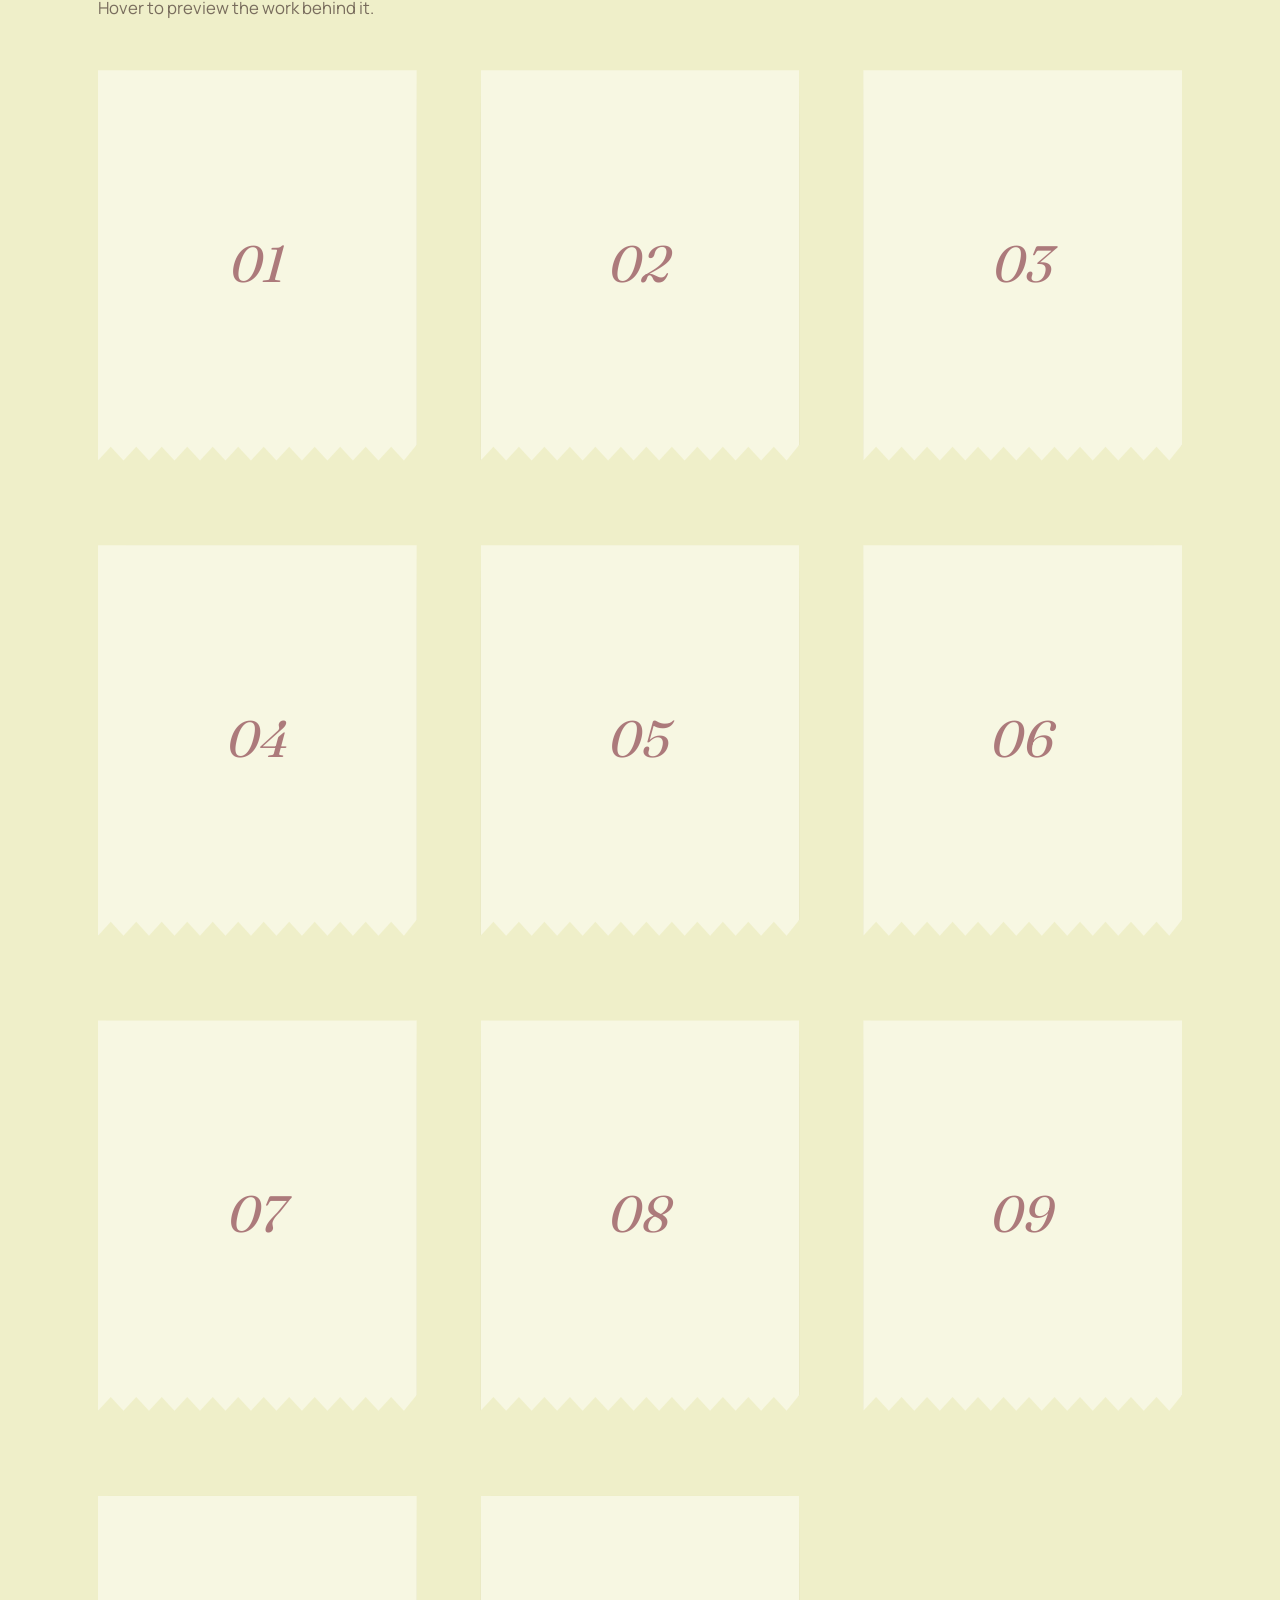
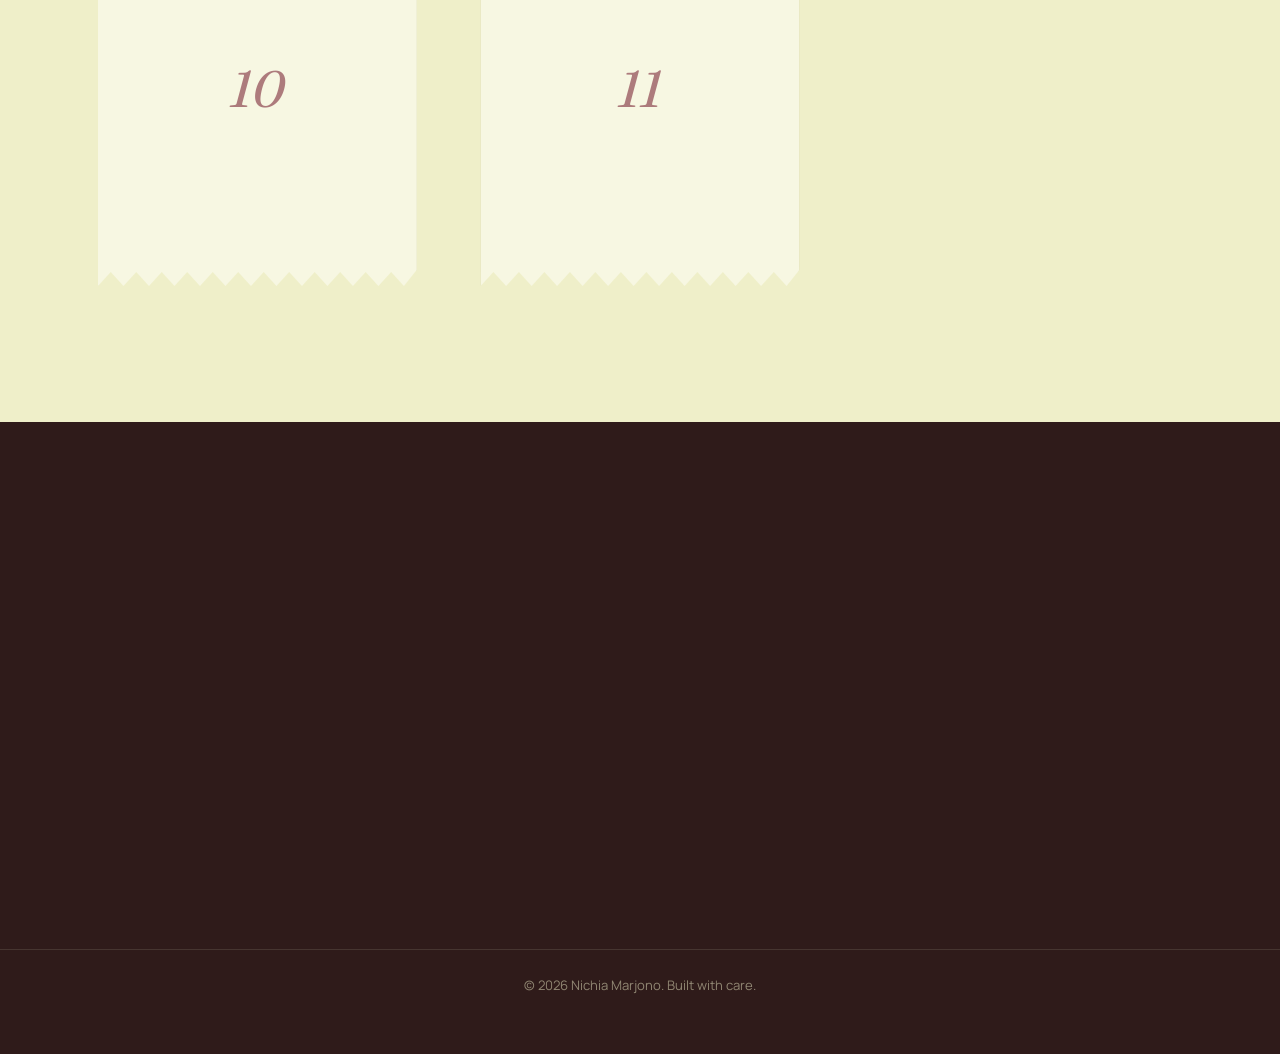
<file: archive.html>
<!DOCTYPE html>
<html lang="en">
<head>
<meta charset="UTF-8">
<meta name="viewport" content="width=device-width, initial-scale=1.0">
<title>Archive — Nichia Marjono</title>
<meta name="description" content="A visual diary — photography by Nichia Marjono.">

<link rel="preconnect" href="https://fonts.googleapis.com">
<link rel="preconnect" href="https://fonts.gstatic.com" crossorigin>
<link href="https://fonts.googleapis.com/css2?family=Fraunces:ital,opsz,wght@0,9..144,300;0,9..144,400;0,9..144,500;0,9..144,600;1,9..144,400;1,9..144,500&family=Manrope:wght@400;500;600;700;800&family=Caveat:wght@500;600;700&display=swap" rel="stylesheet">

<link rel="stylesheet" href="css/style.css">
</head>
<body>

<div class="progress-bar" id="progressBar"></div>

<header class="site-header" id="siteHeader">
  <div class="nav-inner">
    <a href="index.html#home" class="nav-logo">Nichia Marjono</a>
    <nav class="nav-links" id="navLinks">
      <a href="index.html#about" class="nav-link">About</a>

      <div class="nav-dropdown">
        <a href="index.html#work" class="nav-link nav-dropdown__trigger">
          Work
          <svg class="nav-dropdown__chevron" viewBox="0 0 12 8" fill="none" stroke="currentColor" stroke-width="1.6"><path d="M1 1.5 6 6.5 11 1.5"/></svg>
        </a>
        <div class="nav-dropdown__panel">
          <div class="nav-dropdown__panel-inner">
          <div class="nav-dropdown__cat">
            <span>Copywriting</span>
            <svg class="nav-dropdown__cat-arrow" viewBox="0 0 8 8" fill="none" stroke="currentColor" stroke-width="1.4"><path d="M1 1 7 4 1 7"/></svg>
            <div class="nav-dropdown__sub">
              <div class="nav-dropdown__sub-inner">
              <a href="aitai.html">AITAI</a>
              <a href="ppia.html">PPIA</a>
              </div>
            </div>
          </div>
          <div class="nav-dropdown__cat">
            <span>Marketing Strategy</span>
            <svg class="nav-dropdown__cat-arrow" viewBox="0 0 8 8" fill="none" stroke="currentColor" stroke-width="1.4"><path d="M1 1 7 4 1 7"/></svg>
            <div class="nav-dropdown__sub">
              <div class="nav-dropdown__sub-inner">
              <a href="aitai.html">AITAI</a>
              </div>
            </div>
          </div>
          <div class="nav-dropdown__cat">
            <span>Poetry</span>
            <svg class="nav-dropdown__cat-arrow" viewBox="0 0 8 8" fill="none" stroke="currentColor" stroke-width="1.4"><path d="M1 1 7 4 1 7"/></svg>
            <div class="nav-dropdown__sub">
              <div class="nav-dropdown__sub-inner">
              <a href="epistles.html">Love Epistles &amp; Journal Entries</a>
              </div>
            </div>
          </div>
          <div class="nav-dropdown__cat">
            <span>Video Editing</span>
            <svg class="nav-dropdown__cat-arrow" viewBox="0 0 8 8" fill="none" stroke="currentColor" stroke-width="1.4"><path d="M1 1 7 4 1 7"/></svg>
            <div class="nav-dropdown__sub">
              <div class="nav-dropdown__sub-inner">
              <a href="peachie.html">Peachie</a>
              <a href="personal-docs.html">Personal Documentations</a>
              </div>
            </div>
          </div>
          <div class="nav-dropdown__cat">
            <span>Graphic Design</span>
            <svg class="nav-dropdown__cat-arrow" viewBox="0 0 8 8" fill="none" stroke="currentColor" stroke-width="1.4"><path d="M1 1 7 4 1 7"/></svg>
            <div class="nav-dropdown__sub">
              <div class="nav-dropdown__sub-inner">
              <a href="brand-stories.html">Brand Stories</a>
              </div>
            </div>
          </div>
          </div>
        </div>
      </div>

      <a href="archive.html" class="nav-link">Archive</a>
      <a href="testimonials.html" class="nav-link">Testimonials</a>
      <a href="contact.html" class="nav-link nav-link--cta">Contact</a>
    </nav>
    <button class="nav-toggle" id="navToggle" aria-label="Toggle menu" aria-expanded="false">
      <span></span><span></span><span></span>
    </button>
  </div>
</header>

<main>

  <section class="work-intro">
    <div class="section-inner">
      <p class="eyebrow eyebrow--script reveal">A visual diary</p>
      <h1 class="section-title reveal">Archive</h1>
      <p class="work-intro__lede reveal">A collection of my cherished snapshots through the lenses of an Olympus SZ-30MR.</p>
    </div>
  </section>

  <section class="archive">
    <div class="section-inner">
      <div class="archive-grid">
        <!-- Replace each tile's content with an <img src="assets/archive/your-photo.jpg" alt="..."> -->
        <div class="archive-tile reveal"><img src="assets/arch h1.jpg" alt="..."></div>
        <div class="archive-tile archive-tile--tall reveal"><img src="assets/arch v2.jpg" alt="..."></div>
        <div class="archive-tile archive-tile--tall reveal"><img src="assets/arch v3.jpg" alt="..."></div>
        <div class="archive-tile archive-tile--tall reveal"><img src="assets/arch v5.jpg" alt="..."></div>
        <div class="archive-tile archive-tile--tall reveal"><img src="assets/arch v6.jpg" alt="..."></div>
        <div class="archive-tile reveal"><img src="assets/arch h2.jpg" alt="..."></div>
        <div class="archive-tile archive-tile--tall reveal"><img src="assets/arch v7.jpg" alt="..."></div>
        <div class="archive-tile archive-tile--tall reveal"><img src="assets/arch v8.jpg" alt="..."></div>
        <div class="archive-tile archive-tile--tall reveal"><img src="assets/arch v9.jpg" alt="..."></div>
        <div class="archive-tile archive-tile--tall reveal"><img src="assets/arch v10.jpg" alt="..."></div>
      </div>
    </div>
  </section>

  <section oncontextmenu="return false">
    <div class="section-inner project-layout">
      <p class="eyebrow eyebrow--script reveal project-subhead">Written Pieces</p>
      <p class="project-desc reveal">
        Hover to preview the work behind it.
      </p>

      <div class="numbered-grid numbered-grid--tri">
        <div class="num-tile num-tile--paper" tabindex="0">
          <div class="torn-card torn-card--poem">
            <div class="torn-card__swap">
              <span class="torn-card__number">01</span>
            </div>
          </div>
          <div class="torn-card__poem-wrap">
            <p class="torn-card__poem no-select">I adore you. I truly do.</p>
            <p class="torn-card__poem no-select">In normal circumstances, I would say that I have an overwhelming desire for you. I would have an odd curiosity, and ask so many questions about you, and only you. But, I have come to realize that you are a phenomenon; someone so much more than anything normal.</p>
            <p class="torn-card__poem no-select">In every moment I lay my eyes on you, I feel nothing but a surge of comfort. I can stare at those drunken eyes for eternity and sink into you. I badly yearn to engage in an endless stream of conversation with you, not only because of all the stories I have kept in heart, but also because of how you always manage to open up to me, play along, and show the vulnerable, heart-warming side of us. Yes! I am inquisitive of where the river would take us, but no; if I can just drift alongside you without any worries of what might come, I will simply – voluntarily – play along with the red strings of fate. It is not adoration that was born out of infatuation. As I became older and encounter many delicate souls, I have finally found resolution in you. During the years before I took notice of you, I was preparing for this very emotion. An emotion so pure, yet unyielding.</p>
            <p class="torn-card__poem no-select">For the first time, I daresay that I adore you, not because of who you are, but because of who I am when I'm around you.</p>
          </div>
        </div>
        <div class="num-tile num-tile--paper" tabindex="0">
          <div class="torn-card torn-card--poem">
            <div class="torn-card__swap">
              <span class="torn-card__number">02</span>
            </div>
          </div>
          <div class="torn-card__poem-wrap">
            <p class="torn-card__poem no-select">To my almost, my long lost hope.</p>
            <p class="torn-card__poem no-select">It seemed that we were so near to the idea of love, no? Yet, the intertwining strings of fate did not bring us near enough; near enough to grasp and grant the notion of us. Of course, almost does not mean anything in particular. It does not change the fact that we, indeed, failed to
unite. It just adds more to the aching pain; to the desperation. I just adored you a lot more than I should, for in the end, a little too much never gave me any good. It never gave me the relation I longed for – it was never adequate.</p>
            <p class="torn-card__poem no-select">So, I devote this to you: my almost, the figure who anguished us.</p>
          </div>
        </div>
        <div class="num-tile num-tile--paper" tabindex="0">
          <div class="torn-card torn-card--poem">
            <div class="torn-card__swap">
              <span class="torn-card__number">03</span>
            </div>
          </div>
          <div class="torn-card__poem-wrap">
            <p class="torn-card__poem no-select">Best believe that I am still enamored, and will always be.</p>
            <p class="torn-card__poem no-select">If anyone ever asks why, I myself have no clue to the answer. Yet, that one particular morning has been imprinted on my recollections: the way you smiled at me after waking up on bed, how cozy you smelled, and the way we conversed over my signature pancakes. That morning never gets old, and what I believe became the reason why. The universe never gave me an exact answer, though. It could probably be because of the truth that that morning can never be repeated again, or perhaps, it is the way we crossed paths every single day. Indeed, our story is something infrequent that was so beautiful; so vulnerable. Hence, if someday the story continues, the contentment — the euphoria — should last for eternity. That is what I believe in, and what I believe would occur sometime in the future. Please know that I would be very willing to make those pancakes again, just for you.</p>
          </div>
        </div>
        <div class="num-tile num-tile--paper" tabindex="0">
          <div class="torn-card torn-card--poem">
            <div class="torn-card__swap">
              <span class="torn-card__number">04</span>
            </div>
          </div>
          <div class="torn-card__poem-wrap">
            <p class="torn-card__poem no-select">Like the infinite sunlight, it was the kind of love that never got old.</p>
            <p class="torn-card__poem no-select">There is more to our relationship than mere words; a certain point where we are able to understand each other without making a single sound. That is a kind of love that I have always yearned for in you; in every single people I meet. Picture this: you giving me ice cream when you know I feel a certain frustration that I can't explain with words; me gripping your hand tight as a form of support; no words needed. Beautiful, isn't it? To reach a level of understanding that does not need explaining. It takes time, of course. So, allow me to spend that time with you and grow old together, until doom tear our unity apart.</p>
            <p class="torn-card__poem no-select">Thereafter, our soul may not be one anymore, but our love will grow for eternity; it will never get old.</p>
          </div>
        </div>
        <div class="num-tile num-tile--paper" tabindex="0">
          <div class="torn-card torn-card--poem">
            <div class="torn-card__swap">
              <span class="torn-card__number">05</span>
            </div>
          </div>
          <div class="torn-card__poem-wrap">
            <p class="torn-card__poem no-select">My palms. You held it. And up until this second, I am still in disbelief. Of course, the idea of my feelings being reciprocated is already a disbelief itself, but everything you did drove me to insanity. If only I can relive the scene, I would probably be stuck in a time loop simply because it's an overwhelming emotion; an emotion I don't want to let go. Hence, I shall wait for the day you grab my palms again. Kiss it, if you might. I shall go to heaven and back just for you. That is how much I would cherish you, my one and only darling.</p>
            <p class="torn-card__poem no-select">Written with love, to love.</p>
          </div>
        </div>
        <div class="num-tile num-tile--paper" tabindex="0">
          <div class="torn-card torn-card--poem">
            <div class="torn-card__swap">
              <span class="torn-card__number">06</span>
            </div>
          </div>
          <div class="torn-card__poem-wrap">
            <p class="torn-card__poem no-select">I wish you well, my little one.</p>
            <p class="torn-card__poem no-select">It was a love so delicate and an enchantment so subtle; with you, everything felt as light as a feather. I once knew an adoration so gentle, but that is, until my soul acknowledged your presence. Every recollection of you and I became surreal, and rather euphoric; my lazy slumber on a sunny Sunday come true; my sweet grapes in the bright springtime. Thus, let the moments of us be a distant memory — easy to recall, easy to cherish with my heart's might.</p>
          </div>
        </div>
        <div class="num-tile num-tile--paper" tabindex="0">
          <div class="torn-card torn-card--poem">
            <div class="torn-card__swap">
              <span class="torn-card__number">07</span>
            </div>
          </div>
          <div class="torn-card__poem-wrap">
            <p class="torn-card__poem no-select">A light breeze. It came and went by. Thus, will I ever get a hold of you? Will I ever understand you?</p>
            <p class="torn-card__poem no-select">I currently wish for nothing but to comprehend your mind and its complexity. Your likes and dislikes, your favorite ice cream flavor, your humor, your future goals, your childhood memories, your traumas, your phobias, your secrets, your taste in music, your pet peeves, your jersey's number, your role model, your first love; the good and the bad, I want to know it all. Ask me why, and I will tell you, that this wish of mine started from you. All my life, people simply passed me by; but you did not. You stayed, managed to catch my eye, and keep me preoccupied, like a breeze teasing me. Interesting, isn't it? That the reason why I want to dive deeper into you is because of you and none other than you.</p>
            <p class="torn-card__poem no-select">It's light. You never made a burden to me. You were refreshing, youthful, and adoring. And I wanted you to stay. So, please, allow me to heal your wounds with love. Open up your feelings, and I shall open mine as well. After all, we are just humans longing for unity and care, aren't we?</p>
          </div>
        </div>
        <div class="num-tile num-tile--paper" tabindex="0">
          <div class="torn-card torn-card--poem">
            <div class="torn-card__swap">
              <span class="torn-card__number">08</span>
            </div>
          </div>
          <div class="torn-card__poem-wrap">
            <p class="torn-card__poem no-select">Day by day, year by year, everything feels just the same; the morning routine, the (school/work), the people. And my exhaustion has always been the same as well. When those lazy Sundays come, I wake up the same, and I get drained the same. Day by day, year by year, nothing has changed. Even the girl next door has not changed. Thus, do not seek for me in midst of the crowd in a subway train, or in the coin laundry washing my dirty garments, for you will not find me. Do not seek for my soul, for it has been lost in a stack of my endless tasks. Instead, give me your prayers; give me your wishes. Someday, you might find me running in the middle of the woods, or pouring my thoughts into a dead object, or even falling off from the sky. That might be me, trying. That shall be me, trying – trying to discover something different amongst all the same things; trying to recover my lost soul. Someday, I will return as someone new; someone who has discovered a new kind of exhaustion. Probably a type of exhaustion that brings joy into my heart. Then maybe – just maybe – I can be something less tiring.</p>
          </div>
        </div>
        <div class="num-tile num-tile--paper" tabindex="0">
          <div class="torn-card torn-card--poem">
            <div class="torn-card__swap">
              <span class="torn-card__number">09</span>
            </div>
          </div>
          <div class="torn-card__poem-wrap">
            <p class="torn-card__poem no-select">Shall my soul float away when I’m in your arms, let it be in joy or sorrow, I would lay forever in your embrace — if that is one possibility out of the millions. I have longed for the conceit that time would stop ticking in your presence, for you have made my life calmer in the midst of our bustling, hustling lives. And yet, what is a conceit if not overlooked by the clouds up above? Thus, I can only dream for the warmth of your embrace to last for seconds, hours, months, or even decades more than mine. This is so, for my idle soul will find you once more: intertwined and reunited as we mold into one. And then, my love, the tales both you and I have shall remain alive for eternity as us.</p>
          </div>
        </div>
        <div class="num-tile num-tile--paper" tabindex="0">
          <div class="torn-card torn-card--poem">
            <div class="torn-card__swap">
              <span class="torn-card__number">10</span>
            </div>
          </div>
          <div class="torn-card__poem-wrap">
            <p class="torn-card__poem no-select">Perhaps, in another lifetime, I shall seek for you in a distant light, as the constellation dawns closer upon earth — To have you fully within my grasp, without a single stumbling block. Under the somber dusk, I implored upon the moon to hold you dearly; to beam luminously following your presence, and this has been nothing but a servile, genuine wish of mine.</p>
            <p class="torn-card__poem no-select">“The moon is beautiful, isn't it?”, often a phrase of adoration I mutter every now and then. Yet, in time, I have come to speak of you ofttimes — A phrase of hope, sung at every sundown, pleading for the beam to come once more. In this life, and the next, and the next, in perpetuity. Well, I can finally perish joyously, knowing the heavens became the sole witness to my wishes.</p>
          </div>
        </div>
        <div class="num-tile num-tile--paper" tabindex="0">
          <div class="torn-card torn-card--poem">
            <div class="torn-card__swap">
              <span class="torn-card__number">11</span>
            </div>
          </div>
          <div class="torn-card__poem-wrap">
            <p class="torn-card__poem no-select">At times, when my intellect speaks ever too often, my recollections of you slips away, little by little. Should all the little things vanish, will I not be able to recall you? Will I unlearn how to subsist in your presence? Or will it simply be the concept of you in my life that shall fall apart?</p>
            <p class="torn-card__poem no-select">If, by any unusual chance, you would dawn upon my intellect once more, let it be the soul that you have grown into in this very present moment Not because of the prospect of second opportunities, but rather the fact that at heart, I cannot fathom the maddening reality of someone perceiving me as the same old soul that I was at the time we crossed paths. It is — all at once — fortunate and unfortunate, that lifelong parallel paths barely exist, for only the most cherished lives stay with us in this tale we call life.</p>
            <p class="torn-card__poem no-select">On that grounds, I seldom wish that each soul I have intertwined with should witness every rendition of me until my very last breath. Yet, I know I flourish for no one's sake but mine. Thus, I should bestow the wish upon you instead — for my eyes to view at least another rendition of you; never looking back upon the former concept of you.</p>
          </div>
        </div>
      </div>
    </div>
  </section>

  <section class="contact" id="contact">
    <div class="section-inner reveal">
      <p class="eyebrow eyebrow--script eyebrow--light">For a start</p>
      <h2 class="contact-title">If this resonates with you,<br>Let's get in touch.</h2>

      <a href="contact.html" class="btn btn--primary contact-cta magnetic">Get in touch</a>

      <div class="social-row">
        <a href="mailto:catarinichia.marjono@gmail.com" class="social-icon" aria-label="Email" title="Email">
          <svg viewBox="0 0 24 24" fill="none" stroke="currentColor" stroke-width="1.6"><path d="M3 6.5A2.5 2.5 0 0 1 5.5 4h13A2.5 2.5 0 0 1 21 6.5v11A2.5 2.5 0 0 1 18.5 20h-13A2.5 2.5 0 0 1 3 17.5v-11Z"/><path d="m4 7 8 6 8-6"/></svg>
        </a>
        <a href="https://www.linkedin.com/in/nichiamarjono/" target="_blank" rel="noopener" class="social-icon" aria-label="LinkedIn" title="LinkedIn">
          <svg viewBox="0 0 24 24" fill="none" stroke="currentColor" stroke-width="1.6"><rect x="3" y="3" width="18" height="18" rx="3"/><path d="M7.5 10.5v6M7.5 7.5v.01M12 16.5v-3.75a2.25 2.25 0 0 1 4.5 0V16.5M12 12.75v3.75"/></svg>
        </a>
        <a href="http://www.instagram.com/etoilepoche" target="_blank" rel="noopener" class="social-icon" aria-label="Instagram" title="Instagram">
          <svg viewBox="0 0 24 24" fill="none" stroke="currentColor" stroke-width="1.6"><rect x="3" y="3" width="18" height="18" rx="5"/><circle cx="12" cy="12" r="3.5"/><circle cx="17.2" cy="6.8" r="1"/></svg>
        </a>
        <a href="https://medium.com/@etoilep" target="_blank" rel="noopener" class="social-icon" aria-label="Medium" title="Medium">
          <svg viewBox="0 0 24 24" fill="currentColor"><path d="M13.54 12a6.8 6.8 0 0 1-6.77 6.82A6.8 6.8 0 0 1 0 12a6.8 6.8 0 0 1 6.77-6.82A6.8 6.8 0 0 1 13.54 12zM20.96 12c0 3.54-1.51 6.42-3.38 6.42-1.87 0-3.38-2.88-3.38-6.42s1.51-6.42 3.38-6.42 3.38 2.88 3.38 6.42zM24 12c0 3.17-.53 5.75-1.19 5.75-.66 0-1.19-2.58-1.19-5.75s.53-5.75 1.19-5.75C23.47 6.25 24 8.83 24 12z"/></svg>
        </a>
      </div>
    </div>

    <footer class="site-footer">
      <p>© <span id="year"></span> Nichia Marjono. Built with care.</p>
    </footer>
  </section>

</main>

<script src="js/main.js"></script>
</body>
</html>
</file>
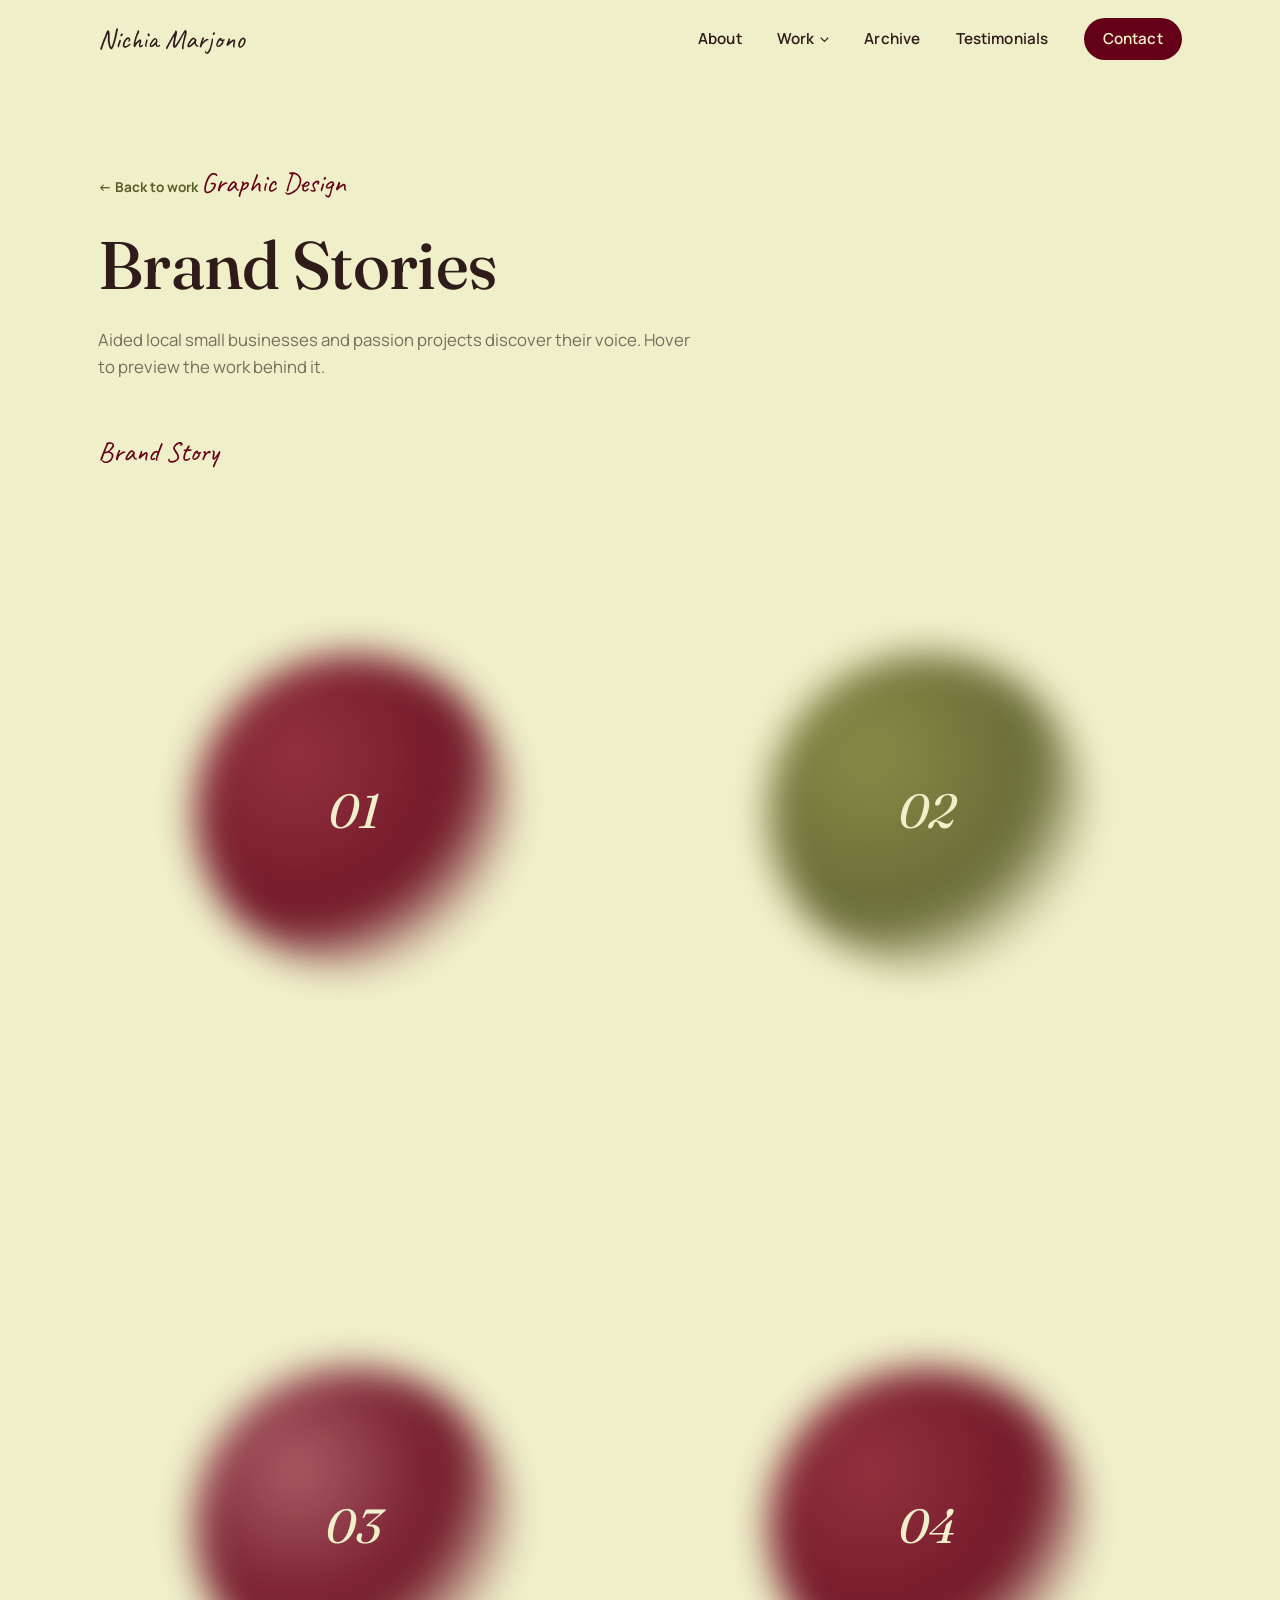
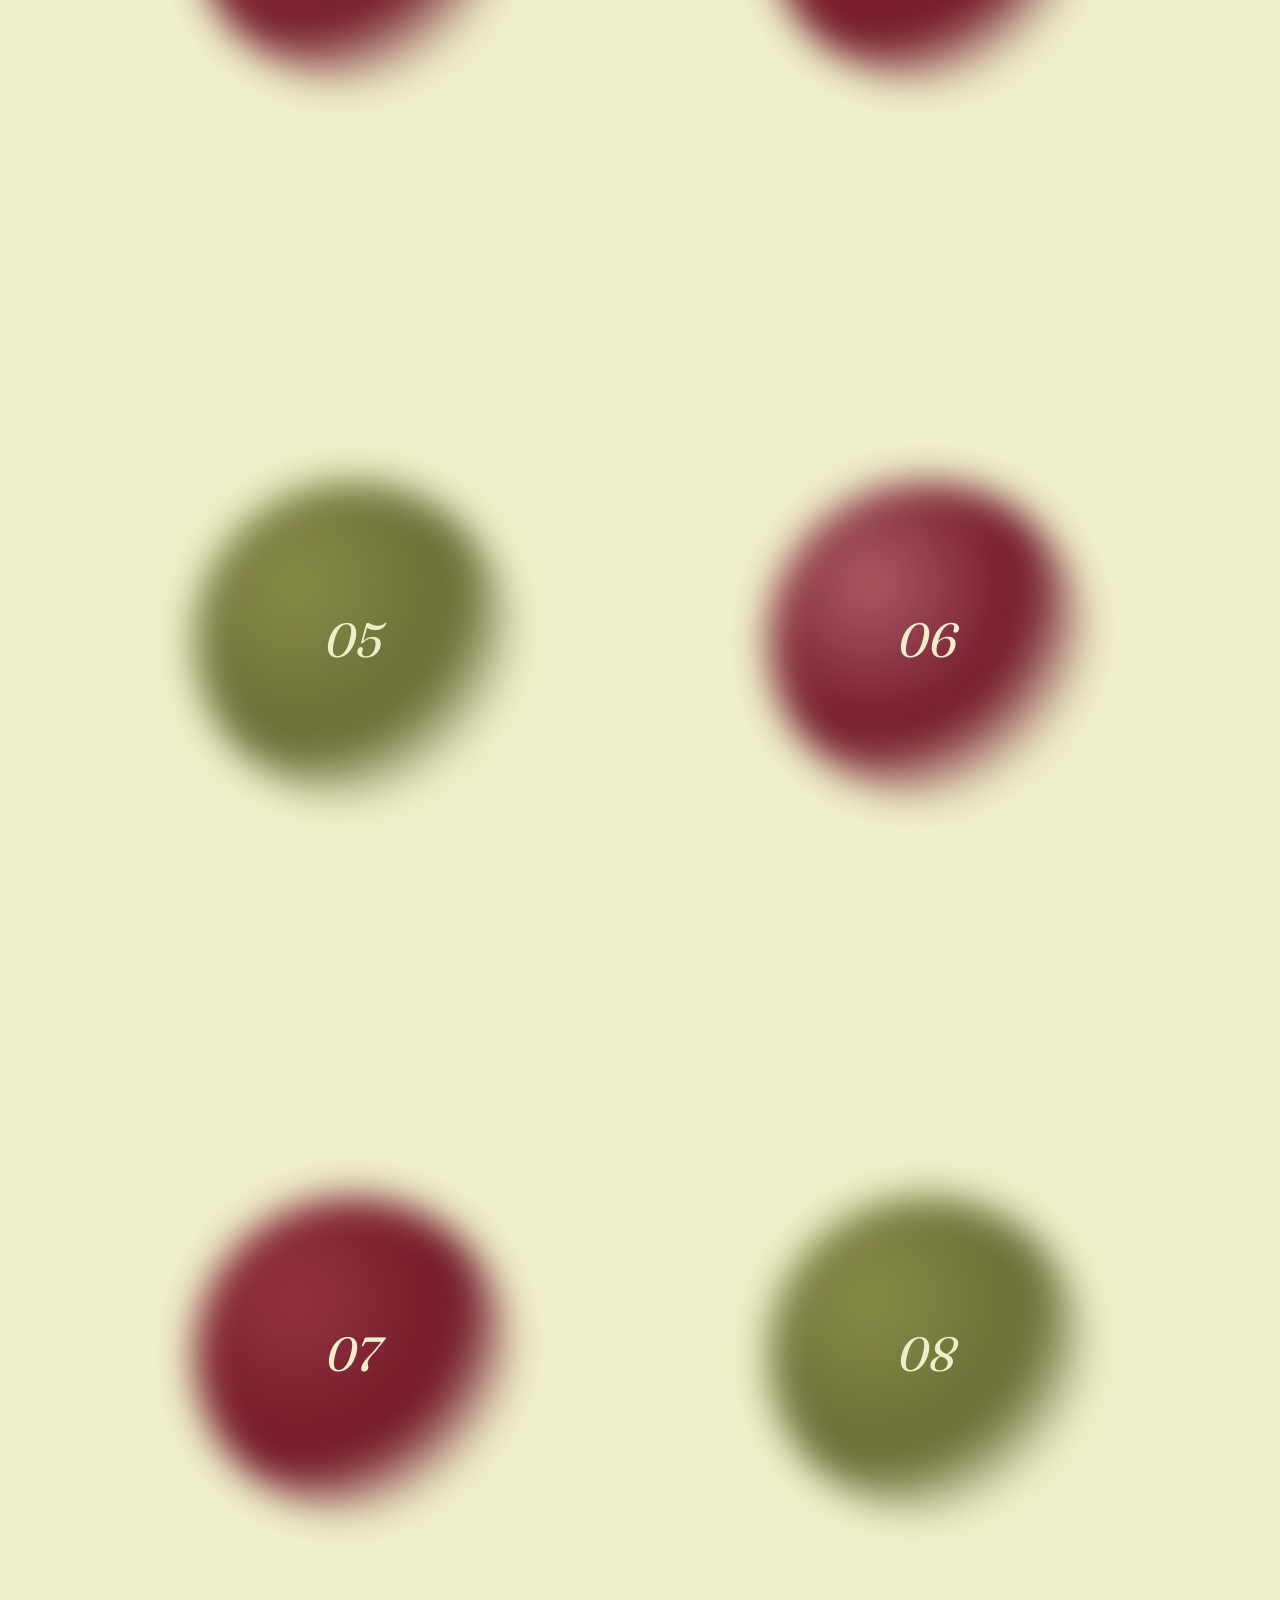
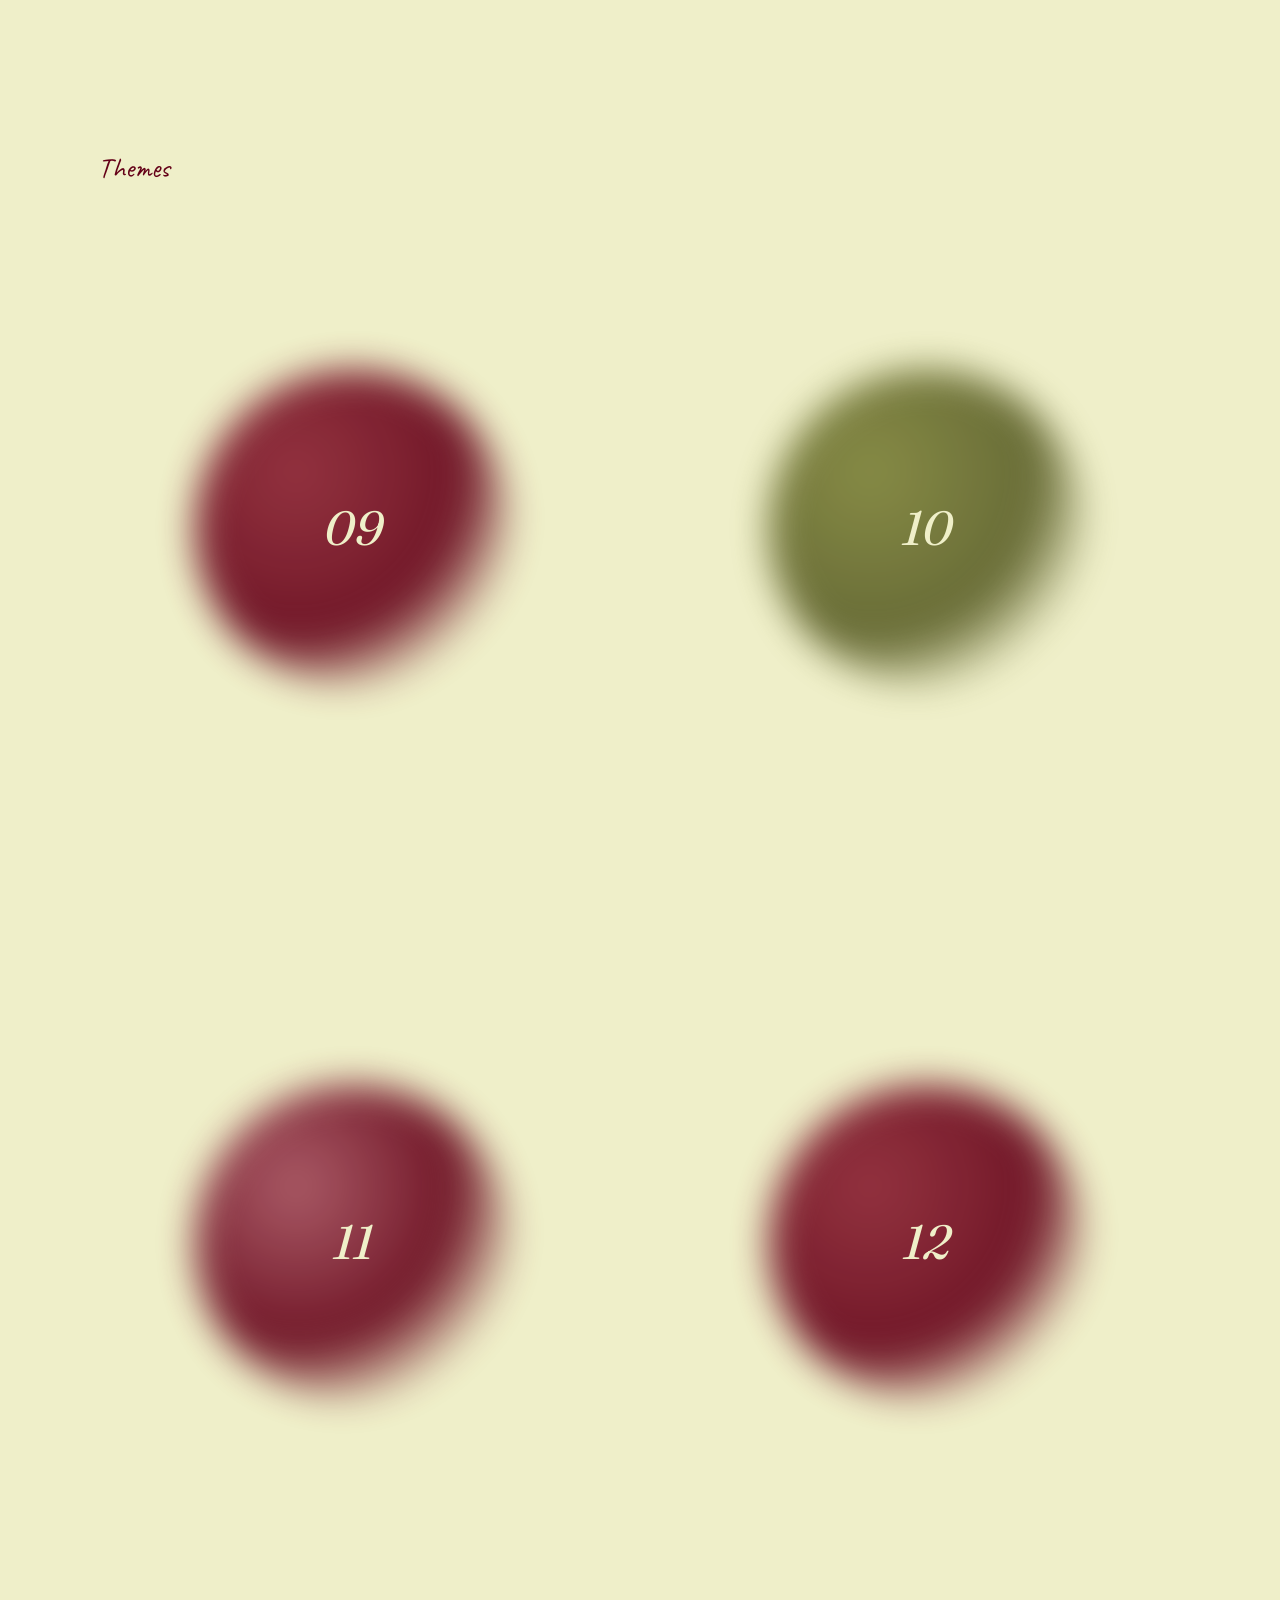
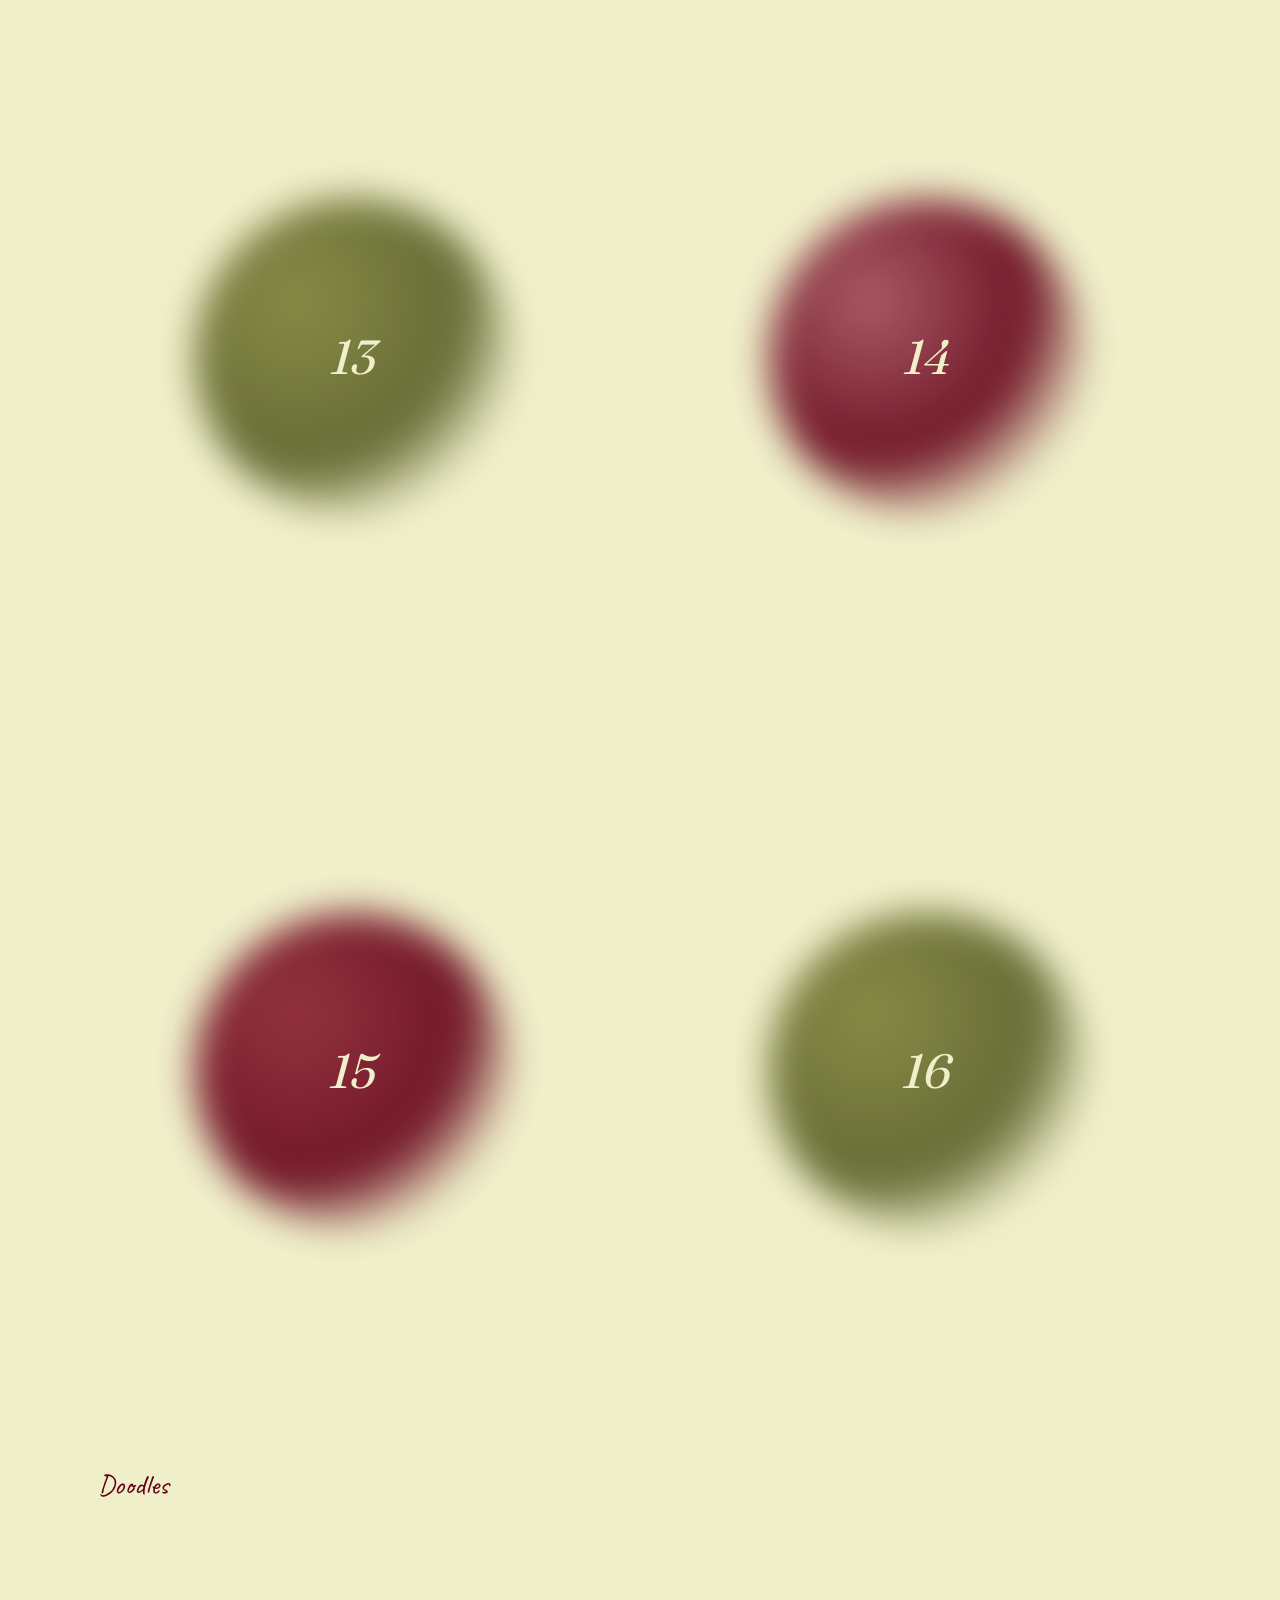
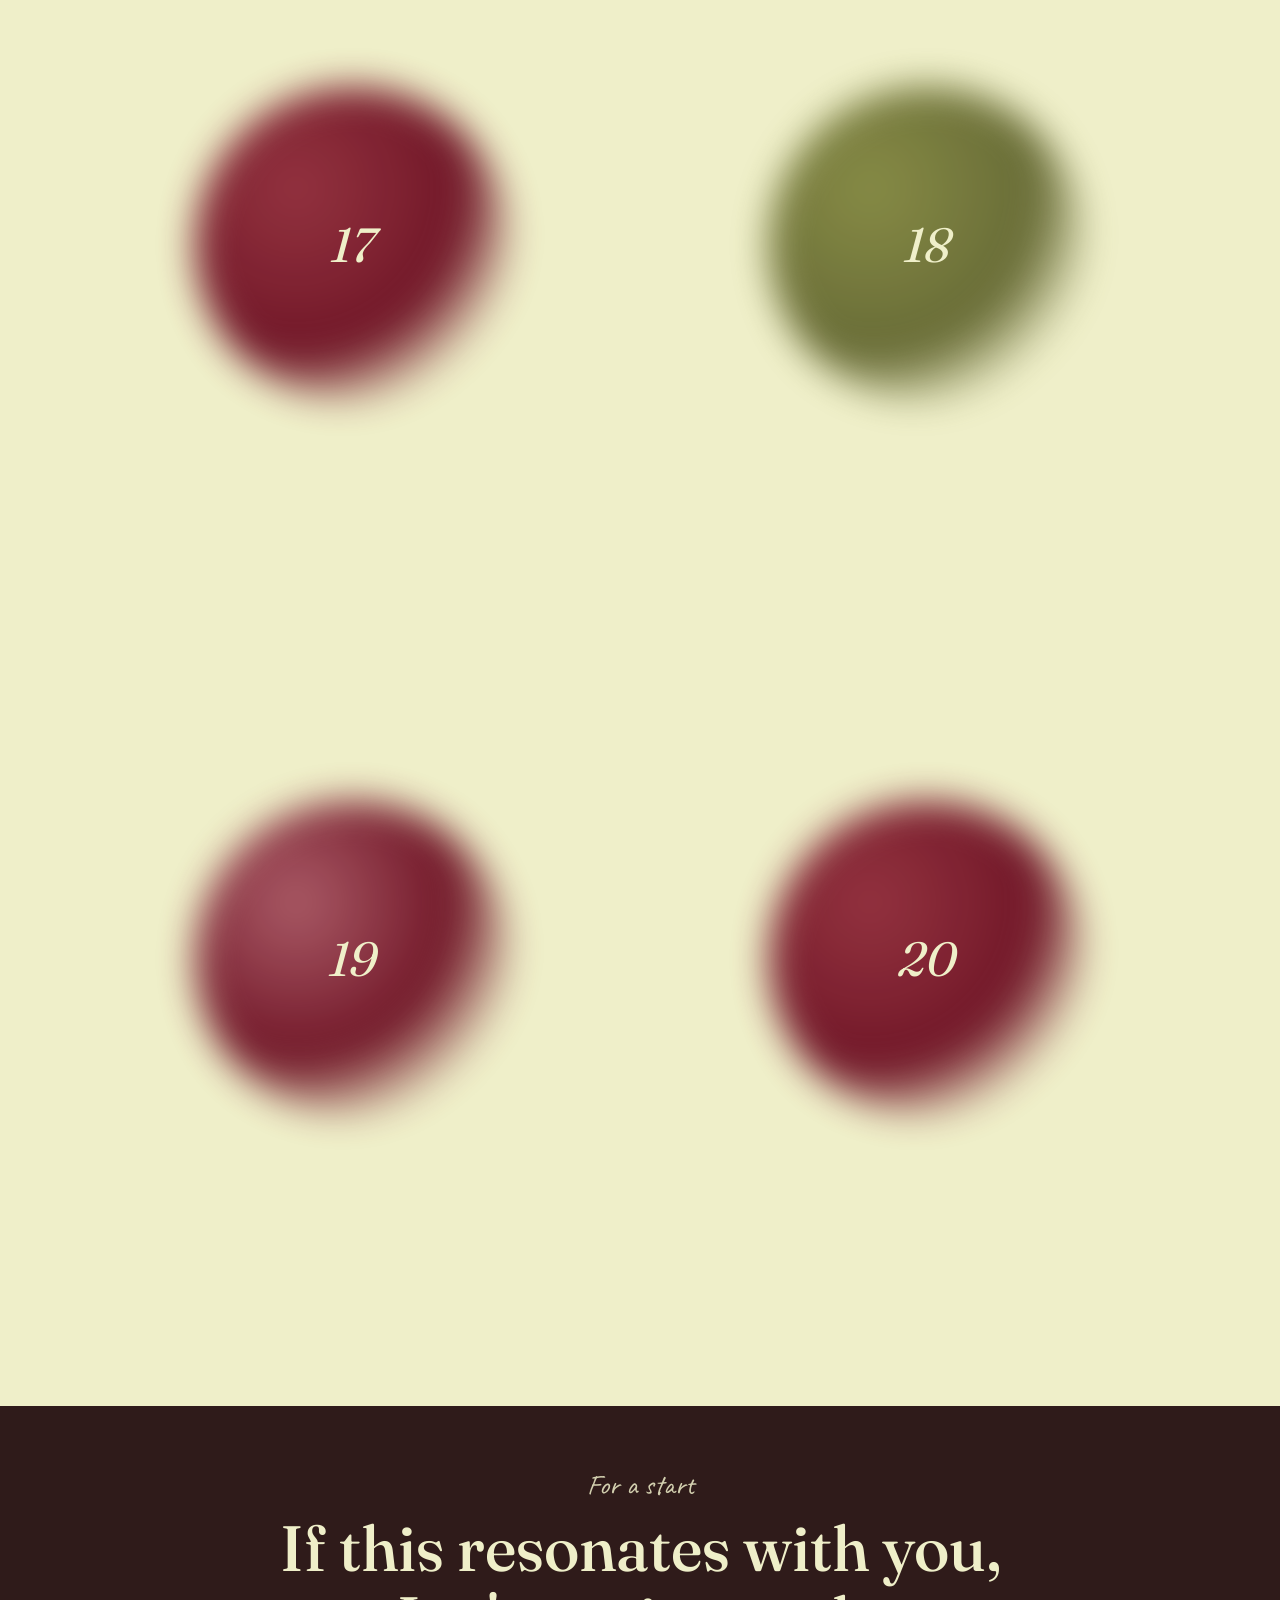
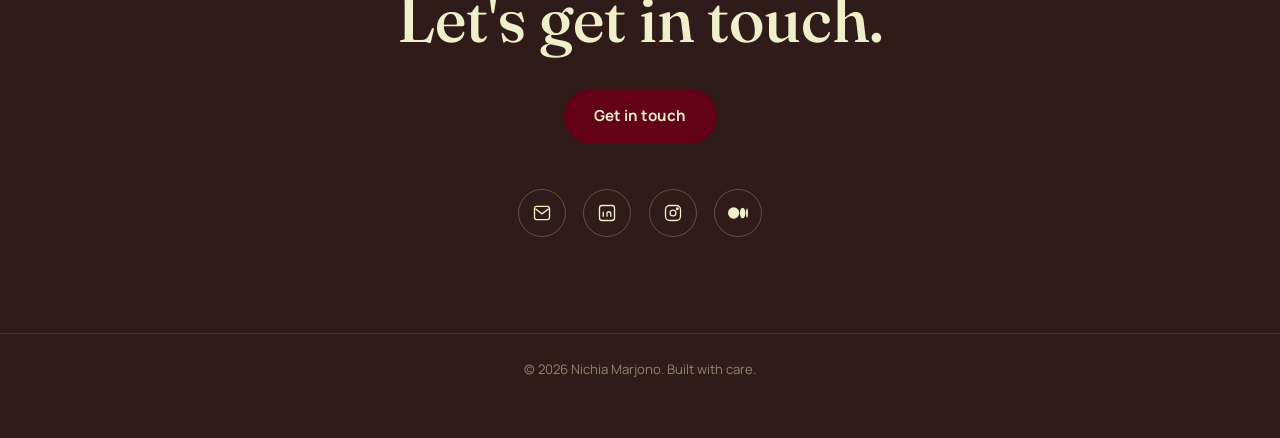
<file: brand-stories.html>
<!DOCTYPE html>
<html lang="en">
<head>
<meta charset="UTF-8">
<meta name="viewport" content="width=device-width, initial-scale=1.0">
<title>Brand Stories — Nichia Marjono</title>
<meta name="description" content="Graphic design work by Nichia Marjono — brand story, themes, and doodles.">

<link rel="preconnect" href="https://fonts.googleapis.com">
<link rel="preconnect" href="https://fonts.gstatic.com" crossorigin>
<link href="https://fonts.googleapis.com/css2?family=Fraunces:ital,opsz,wght@0,9..144,300;0,9..144,400;0,9..144,500;0,9..144,600;1,9..144,400;1,9..144,500&family=Manrope:wght@400;500;600;700;800&family=Caveat:wght@500;600;700&display=swap" rel="stylesheet">

<link rel="stylesheet" href="css/style.css">
</head>
<body>

<div class="progress-bar" id="progressBar"></div>

<header class="site-header" id="siteHeader">
  <div class="nav-inner">
    <a href="index.html#home" class="nav-logo">Nichia Marjono</a>
    <nav class="nav-links" id="navLinks">
      <a href="index.html#about" class="nav-link">About</a>

      <div class="nav-dropdown">
        <a href="index.html#work" class="nav-link nav-dropdown__trigger">
          Work
          <svg class="nav-dropdown__chevron" viewBox="0 0 12 8" fill="none" stroke="currentColor" stroke-width="1.6"><path d="M1 1.5 6 6.5 11 1.5"/></svg>
        </a>
        <div class="nav-dropdown__panel">
          <div class="nav-dropdown__panel-inner">
          <div class="nav-dropdown__cat">
            <span>Copywriting</span>
            <svg class="nav-dropdown__cat-arrow" viewBox="0 0 8 8" fill="none" stroke="currentColor" stroke-width="1.4"><path d="M1 1 7 4 1 7"/></svg>
            <div class="nav-dropdown__sub">
              <div class="nav-dropdown__sub-inner">
              <a href="aitai.html">AITAI</a>
              <a href="ppia.html">PPIA</a>
              </div>
            </div>
          </div>
          <div class="nav-dropdown__cat">
            <span>Marketing Strategy</span>
            <svg class="nav-dropdown__cat-arrow" viewBox="0 0 8 8" fill="none" stroke="currentColor" stroke-width="1.4"><path d="M1 1 7 4 1 7"/></svg>
            <div class="nav-dropdown__sub">
              <div class="nav-dropdown__sub-inner">
              <a href="aitai.html">AITAI</a>
              </div>
            </div>
          </div>
          <div class="nav-dropdown__cat">
            <span>Poetry</span>
            <svg class="nav-dropdown__cat-arrow" viewBox="0 0 8 8" fill="none" stroke="currentColor" stroke-width="1.4"><path d="M1 1 7 4 1 7"/></svg>
            <div class="nav-dropdown__sub">
              <div class="nav-dropdown__sub-inner">
              <a href="epistles.html">Love Epistles &amp; Journal Entries</a>
              </div>
            </div>
          </div>
          <div class="nav-dropdown__cat">
            <span>Video Editing</span>
            <svg class="nav-dropdown__cat-arrow" viewBox="0 0 8 8" fill="none" stroke="currentColor" stroke-width="1.4"><path d="M1 1 7 4 1 7"/></svg>
            <div class="nav-dropdown__sub">
              <div class="nav-dropdown__sub-inner">
              <a href="peachie.html">Peachie</a>
              <a href="personal-docs.html">Personal Documentations</a>
              </div>
            </div>
          </div>
          <div class="nav-dropdown__cat">
            <span>Graphic Design</span>
            <svg class="nav-dropdown__cat-arrow" viewBox="0 0 8 8" fill="none" stroke="currentColor" stroke-width="1.4"><path d="M1 1 7 4 1 7"/></svg>
            <div class="nav-dropdown__sub">
              <div class="nav-dropdown__sub-inner">
              <a href="brand-stories.html">Brand Stories</a>
              </div>
            </div>
          </div>
          </div>
        </div>
      </div>

      <a href="archive.html" class="nav-link">Archive</a>
      <a href="testimonials.html" class="nav-link">Testimonials</a>
      <a href="contact.html" class="nav-link nav-link--cta">Contact</a>
    </nav>
    <button class="nav-toggle" id="navToggle" aria-label="Toggle menu" aria-expanded="false">
      <span></span><span></span><span></span>
    </button>
  </div>
</header>

<main>

  <section class="project-hero">
    <div class="section-inner">
      <a href="index.html#work" class="project-back reveal">← Back to work</a>
      <p class="eyebrow eyebrow--script reveal project-hero__tag">Graphic Design</p>
      <h1 class="section-title reveal project-hero__title">Brand Stories</h1>
      <p class="work-intro__lede reveal">Aided local small businesses and passion projects discover their voice. Hover to preview the work behind it.</p>
    </div>
  </section>

  <section>
    <div class="section-inner project-layout">

      <p class="eyebrow eyebrow--script reveal project-subhead">Brand Story</p>
      <div class="numbered-grid">
        <div class="num-tile" tabindex="0">
          <div class="num-tile__base">
            <span class="num-tile__blob" aria-hidden="true"></span>
            <span class="num-tile__number">01</span>
          </div>
          <div class="num-tile__reveal">
            <div class="torn-card">
              <div class="torn-card__media"><img src="assets/ichinichi.png" alt="Ichinichi"></div>
              <p class="torn-card__title">Ichinichi — Personal brand</p>
            </div>
          </div>
        </div>
        <div class="num-tile" tabindex="0">
          <div class="num-tile__base">
            <span class="num-tile__blob" aria-hidden="true"></span>
            <span class="num-tile__number">02</span>
          </div>
          <div class="num-tile__reveal">
            <div class="torn-card torn-card--poem">
              <p class="torn-card__poem no-select">The name “Ichi Nichi” takes inspiration from my personal journey. Taking a part of my name to form the said word, “一日” in Japanese means “every day”, which can be interpreted as a way to remember to savor in the present moments and appreciate the mundane. This is especially valuable to my journey because I was born and raised in Japan, and it also became another way for me to remember my Japanese roots.</p>
              <p class="torn-card__poem no-select">This brand started out as a vision I had for my baking endeavors, but later on turned into something that represented such a core part of who I am.</p>
            </div>
          </div>
        </div>
        <a class="num-tile" href="https://www.instagram.com/fantpatisserie/" target="_blank" rel="noopener">
          <div class="num-tile__base">
            <span class="num-tile__blob" aria-hidden="true"></span>
            <span class="num-tile__number">03</span>
          </div>
          <div class="num-tile__reveal">
            <div class="torn-card">
              <div class="torn-card__media"><img src="assets/FANT Branding.png" alt="FANT Patisserie"></div>
              <p class="torn-card__title">FANT Patisserie — Passion Project Brand Story</p>
            </div>
          </div>
        </a>
        <div class="num-tile" tabindex="0">
          <div class="num-tile__base">
            <span class="num-tile__blob" aria-hidden="true"></span>
            <span class="num-tile__number">04</span>
          </div>
          <div class="num-tile__reveal">
            <div class="torn-card torn-card--poem">
              <p class="torn-card__poem no-select">FANT Patisserie was built with the intention of placing family at the centre of what we do, where we combined the first letter of our names into one acronym: FANT. The word patisserie best described the scope of what we offer to our customers: chiffon cakes, seasonal cookies, and jelly desserts.</p>
              <p class="torn-card__poem no-select">The logo and color palette highlights the daintiness and devotion poured into creating our specialty chiffon cake after years of trials. The character (soon) introduced to the brand, drawn using a crayon, is inspired by the little sister of the family.</p>
            </div>
          </div>
        </div>
        <a class="num-tile" href="https://www.instagram.com/clayouth.id/" target="_blank" rel="noopener">
          <div class="num-tile__base">
            <span class="num-tile__blob" aria-hidden="true"></span>
            <span class="num-tile__number">05</span>
          </div>
          <div class="num-tile__reveal">
            <div class="torn-card">
              <div class="torn-card__media"><img src="assets/Clayouth1.png" alt="Clayouth"></div>
              <p class="torn-card__title">Clayouth — Group Entrepreneurship Program</p>
            </div>
          </div>
        </a>
        <div class="num-tile" tabindex="0">
          <div class="num-tile__base">
            <span class="num-tile__blob" aria-hidden="true"></span>
            <span class="num-tile__number">06</span>
          </div>
          <div class="num-tile__reveal">
            <div class="torn-card torn-card--poem">
              <p class="torn-card__poem no-select">The Brand “Clayouth” is a combination of two words: Clay and youth. Thus, this brand aims to create a new perspective of customizing clay amongst the youthful society today. </p>
              <p class="torn-card__poem no-select">Clayouth's tagline is “Clay it your way!”. This showcases Clayouth's selling point: a custom clay product tailored to fulfill customer's wants and needs. </p>
            </div>
          </div>
        </div>
        <a class="num-tile" href="https://www.instagram.com/____aromah/" target="_blank" rel="noopener">
          <div class="num-tile__base">
            <span class="num-tile__blob" aria-hidden="true"></span>
            <span class="num-tile__number">07</span>
          </div>
          <div class="num-tile__reveal">
            <div class="torn-card">
              <div class="torn-card__media"><img src="assets/aromah logo.jpg" alt="Aromah"></div>
              <p class="torn-card__title">Aromah — High School Final Project (STREAM)</p>
            </div>
          </div>
        </a>
        <div class="num-tile" tabindex="0">
          <div class="num-tile__base">
            <span class="num-tile__blob" aria-hidden="true"></span>
            <span class="num-tile__number">08</span>
          </div>
          <div class="num-tile__reveal">
            <div class="torn-card torn-card--poem">
              <p class="torn-card__poem no-select">Aromah” is a combination of two words: “Aroma” and “Rumah”. So, we as a group aimed to create scents that feel like home and incorporated local elements, such as a citrus lime scent named “Minum Es Nimun”.</p>
              <p class="torn-card__poem no-select">STREAM stands for Science, Technology, Religion, Economy, Arts, Mathematics. Out of these principles in our final project, a perfume business was born to fulfill all these values.</p>
            </div>
          </div>
        </div>
      </div>
      <p class="project-footnote reveal">
        <strong>Note:</strong> [Which brand does this brand story belong to? e.g. "Brand story for [Brand A]."]
      </p>

      <p class="eyebrow eyebrow--script reveal project-subhead" style="margin-top: clamp(3rem, 6vw, 4.5rem);">Themes</p>
      <div class="numbered-grid">
        <div class="num-tile" tabindex="0">
          <div class="num-tile__base">
            <span class="num-tile__blob" aria-hidden="true"></span>
            <span class="num-tile__number">09</span>
          </div>
          <div class="num-tile__reveal">
            <div class="torn-card">
              <div class="torn-card__media"><img src="assets/craneus1.png" alt="Craneus Icon"></div>
              <p class="torn-card__title">Craneus — Profile Icon</p>
            </div>
          </div>
        </div>
        <div class="num-tile" tabindex="0">
          <div class="num-tile__base">
            <span class="num-tile__blob" aria-hidden="true"></span>
            <span class="num-tile__number">10</span>
          </div>
          <div class="num-tile__reveal">
            <div class="torn-card">
              <div class="torn-card__media"><img src="assets/craneus2.png" alt="Craneus Banner"></div>
              <p class="torn-card__title">Craneus — Banner</p>
            </div>
          </div>
        </div>
        <div class="num-tile" tabindex="0">
          <div class="num-tile__base">
            <span class="num-tile__blob" aria-hidden="true"></span>
            <span class="num-tile__number">11</span>
          </div>
          <div class="num-tile__reveal">
            <div class="torn-card">
              <div class="torn-card__media"><img src="assets/evanesco1.png" alt="Evanesco Icon"></div>
              <p class="torn-card__title">Evanesco — Profile Icon</p>
            </div>
          </div>
        </div>
        <div class="num-tile" tabindex="0">
          <div class="num-tile__base">
            <span class="num-tile__blob" aria-hidden="true"></span>
            <span class="num-tile__number">12</span>
          </div>
          <div class="num-tile__reveal">
            <div class="torn-card">
              <div class="torn-card__media"><img src="assets/EVANESCO2.png" alt="Evanesco Banner"></div>
              <p class="torn-card__title">Evanesco — Banner</p>
            </div>
          </div>
        </div>
        <div class="num-tile" tabindex="0">
          <div class="num-tile__base">
            <span class="num-tile__blob" aria-hidden="true"></span>
            <span class="num-tile__number">13</span>
          </div>
          <div class="num-tile__reveal">
            <div class="torn-card">
              <div class="torn-card__media"><img src="assets/apr1.png" alt="A Psyche's Reverie Icon"></div>
              <p class="torn-card__title">A Psyche's Reverie — Profile Icon</p>
            </div>
          </div>
        </div>
        <div class="num-tile" tabindex="0">
          <div class="num-tile__base">
            <span class="num-tile__blob" aria-hidden="true"></span>
            <span class="num-tile__number">14</span>
          </div>
          <div class="num-tile__reveal">
            <div class="torn-card">
              <div class="torn-card__media"><img src="assets/apr2.jpg" alt="A Psyche's Reverie Banner"></div>
              <p class="torn-card__title">A Psyche's Reverie — Banner</p>
            </div>
          </div>
        </div>
        <div class="num-tile" tabindex="0">
          <div class="num-tile__base">
            <span class="num-tile__blob" aria-hidden="true"></span>
            <span class="num-tile__number">15</span>
          </div>
          <div class="num-tile__reveal">
            <div class="torn-card">
              <div class="torn-card__media"><img src="assets/transyl1.jpg" alt="Transylvania Icon"></div>
              <p class="torn-card__title">Transylvania Hotel Agency — Profile Icon (Coloring Only)</p>
            </div>
          </div>
        </div>
        <div class="num-tile" tabindex="0">
          <div class="num-tile__base">
            <span class="num-tile__blob" aria-hidden="true"></span>
            <span class="num-tile__number">16</span>
          </div>
          <div class="num-tile__reveal">
            <div class="torn-card">
              <div class="torn-card__media"><img src="assets/transyl2.jpg" alt="Transylvania Banner"></div>
              <p class="torn-card__title">Transylvania Hotel Agency— Banner (Coloring Only)</p>
            </div>
          </div>
        </div>
      </div>
      <p class="project-footnote reveal">
        <strong>Note:</strong> [Which brand do these themes belong to? e.g. "Themes for [Brand B]."]
      </p>

      <p class="eyebrow eyebrow--script reveal project-subhead" style="margin-top: clamp(3rem, 6vw, 4.5rem);">Doodles</p>
      <div class="numbered-grid">
        <div class="num-tile" tabindex="0">
          <div class="num-tile__base">
            <span class="num-tile__blob" aria-hidden="true"></span>
            <span class="num-tile__number">17</span>
          </div>
          <div class="num-tile__reveal">
            <div class="torn-card">
              <div class="torn-card__media"><img src="assets/doodle1.png" alt="Aromah Doodle"></div>
              <p class="torn-card__title">Aromah — doodle</p>
            </div>
          </div>
        </div>
        <div class="num-tile" tabindex="0">
          <div class="num-tile__base">
            <span class="num-tile__blob" aria-hidden="true"></span>
            <span class="num-tile__number">18</span>
          </div>
          <div class="num-tile__reveal">
            <div class="torn-card">
              <div class="torn-card__media"><img src="assets/doodle2.png" alt="Yogi Doodle"></div>
              <p class="torn-card__title">Client — doodle</p>
            </div>
          </div>
        </div>
        <div class="num-tile" tabindex="0">
          <div class="num-tile__base">
            <span class="num-tile__blob" aria-hidden="true"></span>
            <span class="num-tile__number">19</span>
          </div>
          <div class="num-tile__reveal">
            <div class="torn-card">
              <div class="torn-card__media"><img src="assets/doodle3.png" alt="Gwinnie Doodle"></div>
              <p class="torn-card__title">Client — doodle</p>
            </div>
          </div>
        </div>
        <div class="num-tile" tabindex="0">
          <div class="num-tile__base">
            <span class="num-tile__blob" aria-hidden="true"></span>
            <span class="num-tile__number">20</span>
          </div>
          <div class="num-tile__reveal">
            <div class="torn-card">
              <div class="torn-card__media"><img src="assets/doodle4.png" alt="A Psyche's Reverie Doodle"></div>
              <p class="torn-card__title">A Psyche's Reverie — doodle</p>
            </div>
          </div>
        </div>
      </div>
      <p class="project-footnote reveal">
        <strong>Note:</strong> [Which brand do these doodles belong to? e.g. "Doodles for [Brand A]."]
      </p>

    </div>
  </section>

  <section class="contact" id="contact">
    <div class="section-inner reveal">
      <p class="eyebrow eyebrow--script eyebrow--light">For a start</p>
      <h2 class="contact-title">If this resonates with you,<br>Let's get in touch.</h2>

      <a href="contact.html" class="btn btn--primary contact-cta magnetic">Get in touch</a>

      <div class="social-row">
        <a href="mailto:catarinichia.marjono@gmail.com" class="social-icon" aria-label="Email" title="Email">
          <svg viewBox="0 0 24 24" fill="none" stroke="currentColor" stroke-width="1.6"><path d="M3 6.5A2.5 2.5 0 0 1 5.5 4h13A2.5 2.5 0 0 1 21 6.5v11A2.5 2.5 0 0 1 18.5 20h-13A2.5 2.5 0 0 1 3 17.5v-11Z"/><path d="m4 7 8 6 8-6"/></svg>
        </a>
        <a href="https://www.linkedin.com/in/nichiamarjono/" target="_blank" rel="noopener" class="social-icon" aria-label="LinkedIn" title="LinkedIn">
          <svg viewBox="0 0 24 24" fill="none" stroke="currentColor" stroke-width="1.6"><rect x="3" y="3" width="18" height="18" rx="3"/><path d="M7.5 10.5v6M7.5 7.5v.01M12 16.5v-3.75a2.25 2.25 0 0 1 4.5 0V16.5M12 12.75v3.75"/></svg>
        </a>
        <a href="http://www.instagram.com/etoilepoche" target="_blank" rel="noopener" class="social-icon" aria-label="Instagram" title="Instagram">
          <svg viewBox="0 0 24 24" fill="none" stroke="currentColor" stroke-width="1.6"><rect x="3" y="3" width="18" height="18" rx="5"/><circle cx="12" cy="12" r="3.5"/><circle cx="17.2" cy="6.8" r="1"/></svg>
        </a>
        <a href="https://medium.com/@etoilep" target="_blank" rel="noopener" class="social-icon" aria-label="Medium" title="Medium">
          <svg viewBox="0 0 24 24" fill="currentColor"><path d="M13.54 12a6.8 6.8 0 0 1-6.77 6.82A6.8 6.8 0 0 1 0 12a6.8 6.8 0 0 1 6.77-6.82A6.8 6.8 0 0 1 13.54 12zM20.96 12c0 3.54-1.51 6.42-3.38 6.42-1.87 0-3.38-2.88-3.38-6.42s1.51-6.42 3.38-6.42 3.38 2.88 3.38 6.42zM24 12c0 3.17-.53 5.75-1.19 5.75-.66 0-1.19-2.58-1.19-5.75s.53-5.75 1.19-5.75C23.47 6.25 24 8.83 24 12z"/></svg>
        </a>
      </div>
    </div>

    <footer class="site-footer">
      <p>© <span id="year"></span> Nichia Marjono. Built with care.</p>
    </footer>
  </section>

</main>

<script src="js/main.js"></script>
</body>
</html>
</file>
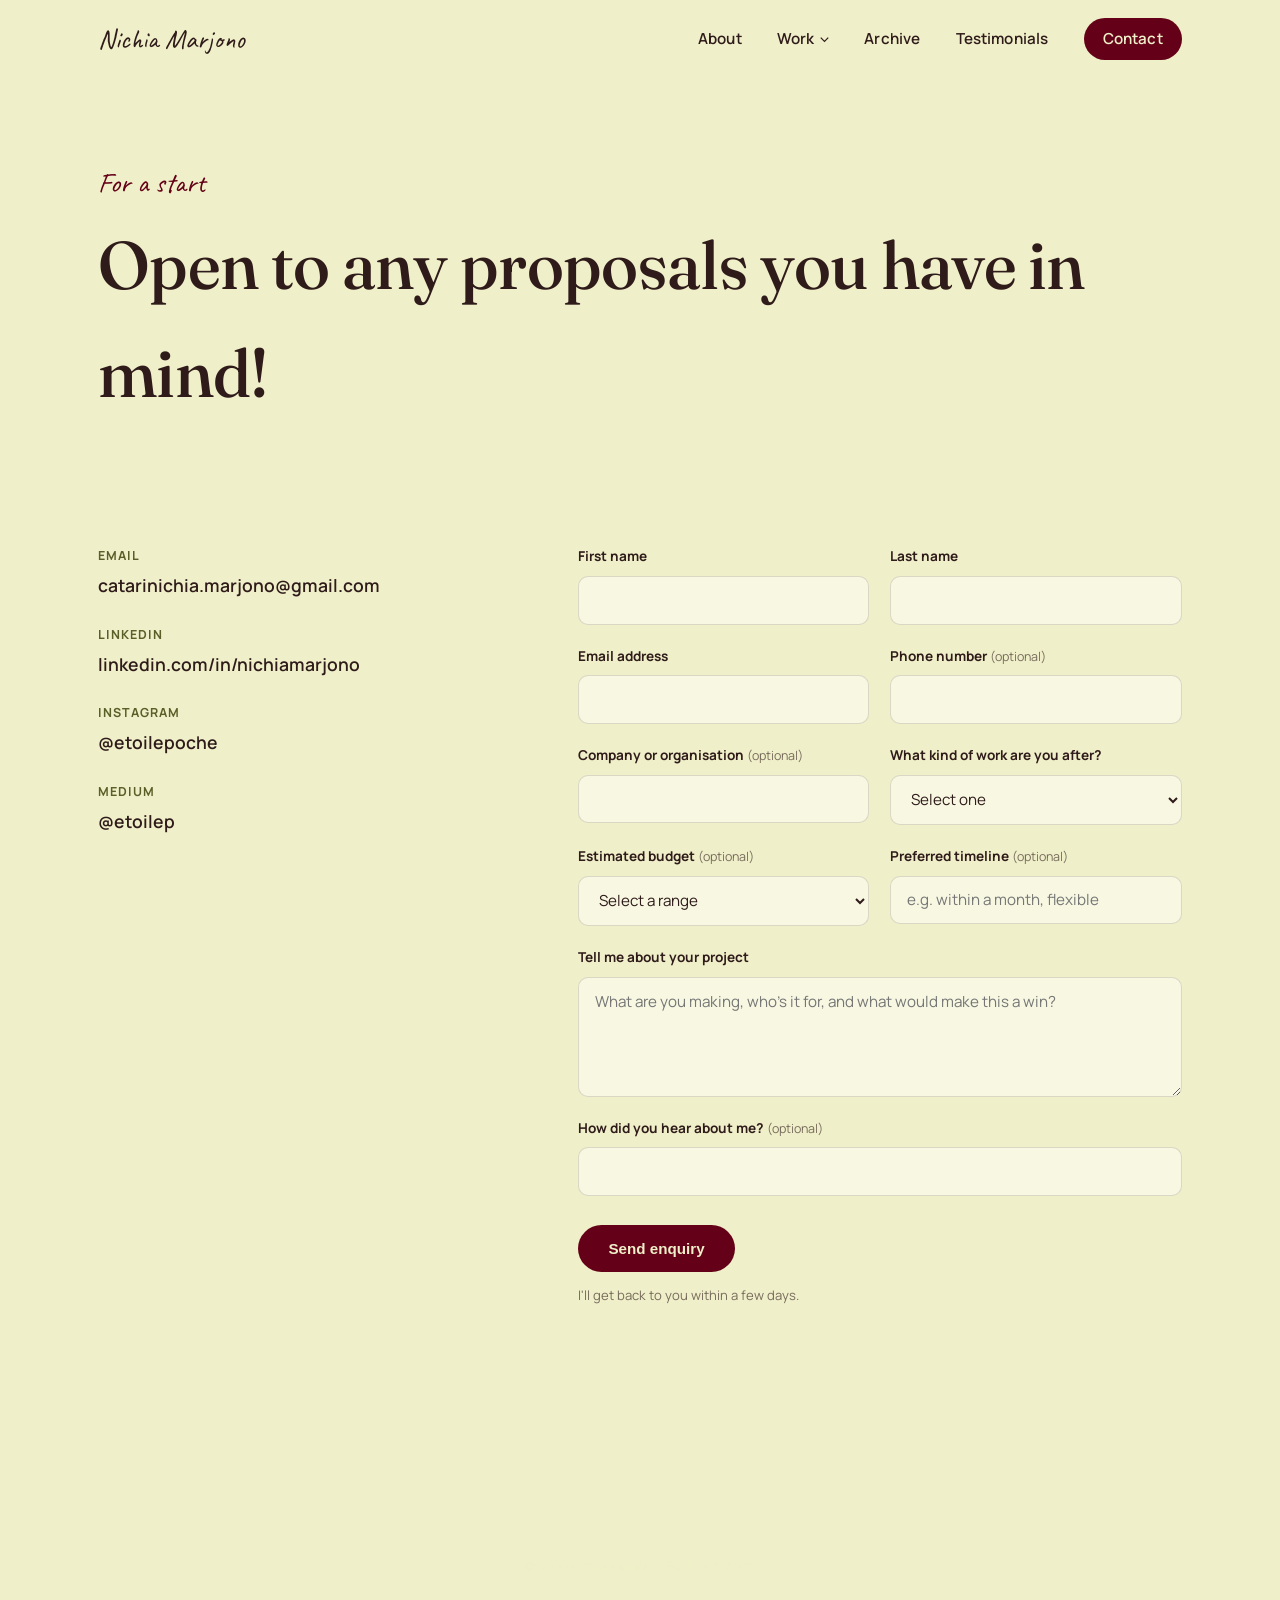
<file: contact.html>
<!DOCTYPE html>
<html lang="en">
<head>
<meta charset="UTF-8">
<meta name="viewport" content="width=device-width, initial-scale=1.0">
<title>Contact — Nichia Marjono</title>
<meta name="description" content="Get in touch with Nichia Marjono about copywriting, video editing, graphic design, or poetry work.">

<link rel="preconnect" href="https://fonts.googleapis.com">
<link rel="preconnect" href="https://fonts.gstatic.com" crossorigin>
<link href="https://fonts.googleapis.com/css2?family=Fraunces:ital,opsz,wght@0,9..144,300;0,9..144,400;0,9..144,500;0,9..144,600;1,9..144,400;1,9..144,500&family=Manrope:wght@400;500;600;700;800&family=Caveat:wght@500;600;700&display=swap" rel="stylesheet">

<link rel="stylesheet" href="css/style.css">
</head>
<body>

<div class="progress-bar" id="progressBar"></div>

<header class="site-header" id="siteHeader">
  <div class="nav-inner">
    <a href="index.html#home" class="nav-logo">Nichia Marjono</a>
    <nav class="nav-links" id="navLinks">
      <a href="index.html#about" class="nav-link">About</a>

      <div class="nav-dropdown">
        <a href="index.html#work" class="nav-link nav-dropdown__trigger">
          Work
          <svg class="nav-dropdown__chevron" viewBox="0 0 12 8" fill="none" stroke="currentColor" stroke-width="1.6"><path d="M1 1.5 6 6.5 11 1.5"/></svg>
        </a>
        <div class="nav-dropdown__panel">
          <div class="nav-dropdown__panel-inner">
          <div class="nav-dropdown__cat">
            <span>Copywriting</span>
            <svg class="nav-dropdown__cat-arrow" viewBox="0 0 8 8" fill="none" stroke="currentColor" stroke-width="1.4"><path d="M1 1 7 4 1 7"/></svg>
            <div class="nav-dropdown__sub">
              <div class="nav-dropdown__sub-inner">
              <a href="aitai.html">AITAI</a>
              <a href="ppia.html">PPIA</a>
              </div>
            </div>
          </div>
          <div class="nav-dropdown__cat">
            <span>Marketing Strategy</span>
            <svg class="nav-dropdown__cat-arrow" viewBox="0 0 8 8" fill="none" stroke="currentColor" stroke-width="1.4"><path d="M1 1 7 4 1 7"/></svg>
            <div class="nav-dropdown__sub">
              <div class="nav-dropdown__sub-inner">
              <a href="aitai.html">AITAI</a>
              </div>
            </div>
          </div>
          <div class="nav-dropdown__cat">
            <span>Poetry</span>
            <svg class="nav-dropdown__cat-arrow" viewBox="0 0 8 8" fill="none" stroke="currentColor" stroke-width="1.4"><path d="M1 1 7 4 1 7"/></svg>
            <div class="nav-dropdown__sub">
              <div class="nav-dropdown__sub-inner">
              <a href="epistles.html">Love Epistles &amp; Journal Entries</a>
              </div>
            </div>
          </div>
          <div class="nav-dropdown__cat">
            <span>Video Editing</span>
            <svg class="nav-dropdown__cat-arrow" viewBox="0 0 8 8" fill="none" stroke="currentColor" stroke-width="1.4"><path d="M1 1 7 4 1 7"/></svg>
            <div class="nav-dropdown__sub">
              <div class="nav-dropdown__sub-inner">
              <a href="peachie.html">Peachie</a>
              <a href="personal-docs.html">Personal Documentations</a>
              </div>
            </div>
          </div>
          <div class="nav-dropdown__cat">
            <span>Graphic Design</span>
            <svg class="nav-dropdown__cat-arrow" viewBox="0 0 8 8" fill="none" stroke="currentColor" stroke-width="1.4"><path d="M1 1 7 4 1 7"/></svg>
            <div class="nav-dropdown__sub">
              <div class="nav-dropdown__sub-inner">
              <a href="brand-stories.html">Brand Stories</a>
              </div>
            </div>
          </div>
          </div>
        </div>
      </div>

      <a href="archive.html" class="nav-link">Archive</a>
      <a href="testimonials.html" class="nav-link">Testimonials</a>
      <a href="contact.html" class="nav-link nav-link--cta">Contact</a>
    </nav>
    <button class="nav-toggle" id="navToggle" aria-label="Toggle menu" aria-expanded="false">
      <span></span><span></span><span></span>
    </button>
  </div>
</header>

<main>

  <section class="contact-page-hero">
    <div class="section-inner">
      <p class="eyebrow eyebrow--script reveal">For a start</p>
      <h1 class="section-title reveal">Open to any proposals you have in mind!</h1>
    </div>
  </section>

  <section>
    <div class="section-inner contact-layout">

      <div class="contact-list reveal">
        <div class="contact-list__item">
          <span class="contact-list__label">Email</span>
          <a class="contact-list__value" href="mailto:catarinichia.marjono@gmail.com">catarinichia.marjono@gmail.com</a>
        </div>
        <div class="contact-list__item">
          <span class="contact-list__label">LinkedIn</span>
          <a class="contact-list__value" href="https://www.linkedin.com/in/nichiamarjono/" target="_blank" rel="noopener">linkedin.com/in/nichiamarjono</a>
        </div>
        <div class="contact-list__item">
          <span class="contact-list__label">Instagram</span>
          <a class="contact-list__value" href="http://www.instagram.com/etoilepoche" target="_blank" rel="noopener">@etoilepoche</a>
        </div>
        <div class="contact-list__item">
          <span class="contact-list__label">Medium</span>
          <a class="contact-list__value" href="https://medium.com/@etoilep" target="_blank" rel="noopener">@etoilep</a>
        </div>
      </div>

      <div class="reveal">
        <!--
          FORM SETUP — this form needs a Formspree endpoint to actually deliver
          submissions to your email:
            1. Go to https://formspree.io and sign up with catarinichia.marjono@gmail.com
            2. Create a new form, copy the endpoint it gives you
               (looks like https://formspree.io/f/abcd1234)
            3. Replace YOUR_FORM_ID below with that ID
          Until you do this, the form will not send anywhere.
        -->
        <form class="enquiry-form" id="enquiryForm" action="https://formspree.io/f/meaolabn" method="POST">
          <input type="hidden" name="_subject" value="New enquiry from your portfolio">
          <input type="text" name="_gotcha" style="display:none">

          <div class="form-row">
            <div class="form-field">
              <label for="firstName">First name</label>
              <input type="text" id="firstName" name="First name" required>
            </div>
            <div class="form-field">
              <label for="lastName">Last name</label>
              <input type="text" id="lastName" name="Last name" required>
            </div>
          </div>

          <div class="form-row">
            <div class="form-field">
              <label for="email">Email address</label>
              <input type="email" id="email" name="Email address" required>
            </div>
            <div class="form-field">
              <label for="phone">Phone number <span class="hint">(optional)</span></label>
              <input type="tel" id="phone" name="Phone number">
            </div>
          </div>

          <div class="form-row">
            <div class="form-field">
              <label for="company">Company or organisation <span class="hint">(optional)</span></label>
              <input type="text" id="company" name="Company or organisation">
            </div>
            <div class="form-field">
              <label for="workType">What kind of work are you after?</label>
              <select id="workType" name="Work category" required>
                <option value="" disabled selected>Select one</option>
                <option>Copywriting</option>
                <option>Video Editing</option>
                <option>Graphic Design</option>
                <option>Poetry &amp; Personal Writing</option>
                <option>Marketing Strategy</option>
                <option>Something else</option>
              </select>
            </div>
          </div>

          <div class="form-row">
            <div class="form-field">
              <label for="budget">Estimated budget <span class="hint">(optional)</span></label>
              <select id="budget" name="Estimated budget">
                <option value="" disabled selected>Select a range</option>
                <option>Under $500</option>
                <option>$500 – $1,500</option>
                <option>$1,500 – $5,000</option>
                <option>$5,000+</option>
                <option>Not sure yet</option>
              </select>
            </div>
            <div class="form-field">
              <label for="timeline">Preferred timeline <span class="hint">(optional)</span></label>
              <input type="text" id="timeline" name="Preferred timeline" placeholder="e.g. within a month, flexible">
            </div>
          </div>

          <div class="form-field form-field--full">
            <label for="details">Tell me about your project</label>
            <textarea id="details" name="Project details" required placeholder="What are you making, who's it for, and what would make this a win?"></textarea>
          </div>

          <div class="form-field form-field--full">
            <label for="source">How did you hear about me? <span class="hint">(optional)</span></label>
            <input type="text" id="source" name="How did you hear about me">
          </div>

          <button type="submit" class="btn btn--primary">Send enquiry</button>
          <p class="form-note" id="formNote">I'll get back to you within a few days.</p>
        </form>

        <div class="form-success" id="formSuccess">
          Thank you — your enquiry has been sent. I'll be in touch soon.
        </div>
      </div>

    </div>
  </section>

</main>

<footer class="site-footer">
  <p>© <span id="year"></span> Nichia Marjono. Built with care.</p>
</footer>

<script src="js/main.js"></script>
</body>
</html>
</file>
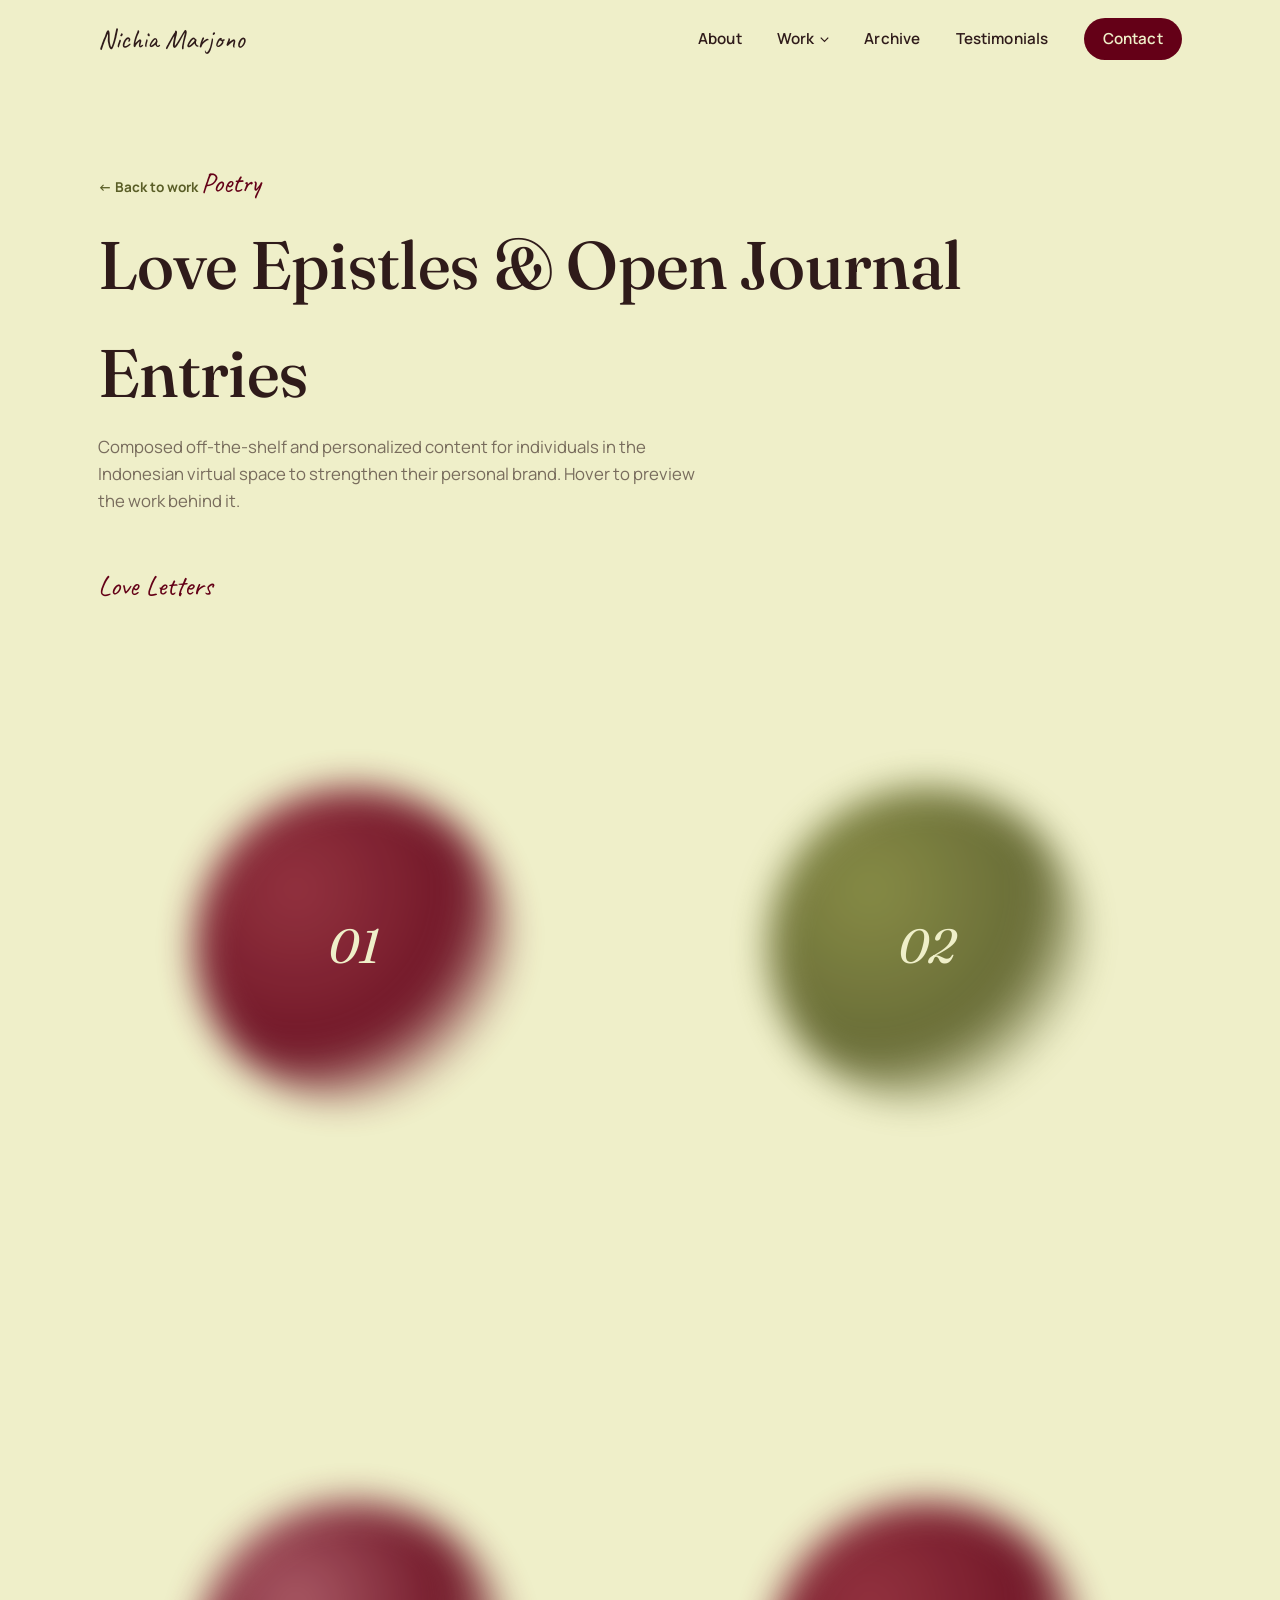
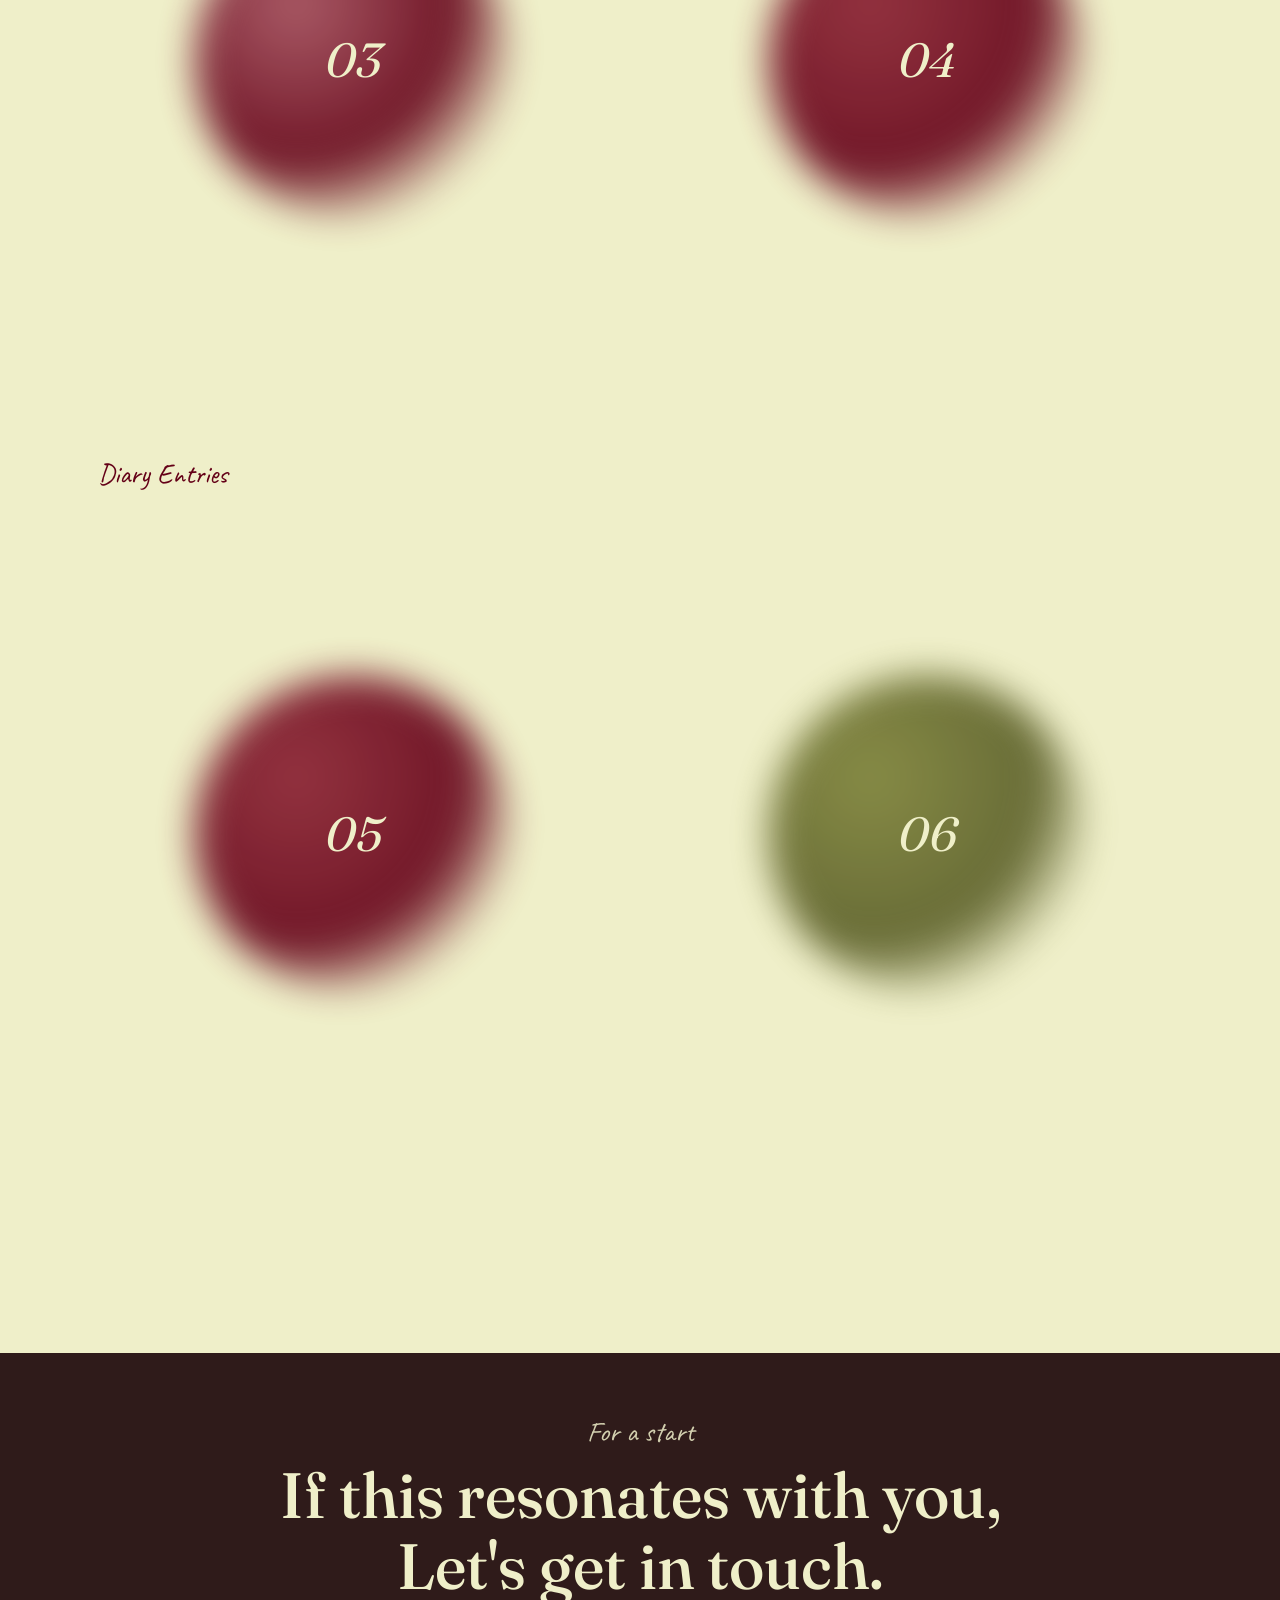
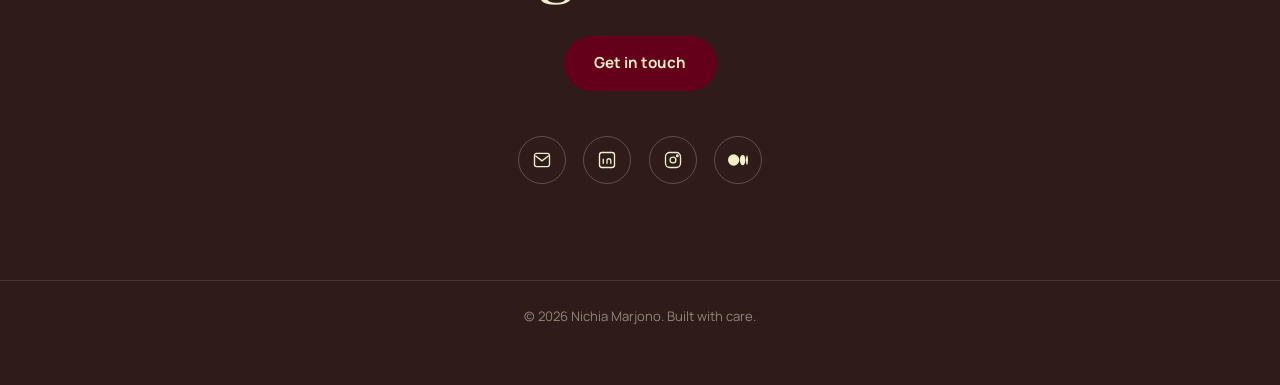
<file: epistles.html>
<!DOCTYPE html>
<html lang="en">
<head>
<meta charset="UTF-8">
<meta name="viewport" content="width=device-width, initial-scale=1.0">
<title>Love Epistles &amp; Open Journal Entries — Nichia Marjono</title>
<meta name="description" content="Poetry, letters, and personal writing by Nichia Marjono.">

<link rel="preconnect" href="https://fonts.googleapis.com">
<link rel="preconnect" href="https://fonts.gstatic.com" crossorigin>
<link href="https://fonts.googleapis.com/css2?family=Fraunces:ital,opsz,wght@0,9..144,300;0,9..144,400;0,9..144,500;0,9..144,600;1,9..144,400;1,9..144,500&family=Manrope:wght@400;500;600;700;800&family=Caveat:wght@500;600;700&display=swap" rel="stylesheet">

<link rel="stylesheet" href="css/style.css">
</head>
<body>

<div class="progress-bar" id="progressBar"></div>

<header class="site-header" id="siteHeader">
  <div class="nav-inner">
    <a href="index.html#home" class="nav-logo">Nichia Marjono</a>
    <nav class="nav-links" id="navLinks">
      <a href="index.html#about" class="nav-link">About</a>

      <div class="nav-dropdown">
        <a href="index.html#work" class="nav-link nav-dropdown__trigger">
          Work
          <svg class="nav-dropdown__chevron" viewBox="0 0 12 8" fill="none" stroke="currentColor" stroke-width="1.6"><path d="M1 1.5 6 6.5 11 1.5"/></svg>
        </a>
        <div class="nav-dropdown__panel">
          <div class="nav-dropdown__panel-inner">
          <div class="nav-dropdown__cat">
            <span>Copywriting</span>
            <svg class="nav-dropdown__cat-arrow" viewBox="0 0 8 8" fill="none" stroke="currentColor" stroke-width="1.4"><path d="M1 1 7 4 1 7"/></svg>
            <div class="nav-dropdown__sub">
              <div class="nav-dropdown__sub-inner">
              <a href="aitai.html">AITAI</a>
              <a href="ppia.html">PPIA</a>
              </div>
            </div>
          </div>
          <div class="nav-dropdown__cat">
            <span>Marketing Strategy</span>
            <svg class="nav-dropdown__cat-arrow" viewBox="0 0 8 8" fill="none" stroke="currentColor" stroke-width="1.4"><path d="M1 1 7 4 1 7"/></svg>
            <div class="nav-dropdown__sub">
              <div class="nav-dropdown__sub-inner">
              <a href="aitai.html">AITAI</a>
              </div>
            </div>
          </div>
          <div class="nav-dropdown__cat">
            <span>Poetry</span>
            <svg class="nav-dropdown__cat-arrow" viewBox="0 0 8 8" fill="none" stroke="currentColor" stroke-width="1.4"><path d="M1 1 7 4 1 7"/></svg>
            <div class="nav-dropdown__sub">
              <div class="nav-dropdown__sub-inner">
              <a href="epistles.html">Love Epistles &amp; Journal Entries</a>
              </div>
            </div>
          </div>
          <div class="nav-dropdown__cat">
            <span>Video Editing</span>
            <svg class="nav-dropdown__cat-arrow" viewBox="0 0 8 8" fill="none" stroke="currentColor" stroke-width="1.4"><path d="M1 1 7 4 1 7"/></svg>
            <div class="nav-dropdown__sub">
              <div class="nav-dropdown__sub-inner">
              <a href="peachie.html">Peachie</a>
              <a href="personal-docs.html">Personal Documentations</a>
              </div>
            </div>
          </div>
          <div class="nav-dropdown__cat">
            <span>Graphic Design</span>
            <svg class="nav-dropdown__cat-arrow" viewBox="0 0 8 8" fill="none" stroke="currentColor" stroke-width="1.4"><path d="M1 1 7 4 1 7"/></svg>
            <div class="nav-dropdown__sub">
              <div class="nav-dropdown__sub-inner">
              <a href="brand-stories.html">Brand Stories</a>
              </div>
            </div>
          </div>
          </div>
        </div>
      </div>

      <a href="archive.html" class="nav-link">Archive</a>
      <a href="testimonials.html" class="nav-link">Testimonials</a>
      <a href="contact.html" class="nav-link nav-link--cta">Contact</a>
    </nav>
    <button class="nav-toggle" id="navToggle" aria-label="Toggle menu" aria-expanded="false">
      <span></span><span></span><span></span>
    </button>
  </div>
</header>

<main>

  <section class="project-hero">
    <div class="section-inner">
      <a href="index.html#work" class="project-back reveal">← Back to work</a>
      <p class="eyebrow eyebrow--script reveal project-hero__tag">Poetry</p>
      <h1 class="section-title reveal project-hero__title">Love Epistles &amp; Open Journal Entries</h1>
      <p class="work-intro__lede reveal">
        Composed off-the-shelf and personalized content for individuals in the Indonesian virtual space to strengthen their
        personal brand. Hover to preview the work behind it.
      </p>
    </div>
  </section>

  <section oncontextmenu="return false">
    <div class="section-inner project-layout">

      <p class="eyebrow eyebrow--script reveal project-subhead">Love Letters</p>
      <div class="numbered-grid" style="margin-bottom: clamp(3rem, 6vw, 4.5rem);">
        <div class="num-tile" tabindex="0">
          <div class="num-tile__base">
            <span class="num-tile__blob" aria-hidden="true"></span>
            <span class="num-tile__number">01</span>
          </div>
          <div class="num-tile__reveal">
            <div class="torn-card torn-card--poem">
              <p class="torn-card__poem no-select">Into your palms, I lay my swirling head in desperation once more. On a monotonous day, your presence shines upon me like a reward: blissful and heavenly. For deep below my sorrowful heart, I have longed for you in eternity, and in midst of the mundane mayhem, I will continue to seek clarity in your hazel eyes. I speak your beautiful name under my breath every time I yearn for your warm embrace. They become my soothing tune of melody – rather temporarily. Then, when those tunes become the hymn of the crawdads, realization will hit upon you that I, a figure of an imperfect soulmate, have loved you in this particular way. Yet, the crawdads never sung.</p>
              <p class="torn-card__poem no-select">Many say that adoration lingers around much longer than our lifetime; and so, I shall adore you beyond my hours of death.</p>
            </div>
          </div>
        </div>
        <div class="num-tile" tabindex="0">
          <div class="num-tile__base">
            <span class="num-tile__blob" aria-hidden="true"></span>
            <span class="num-tile__number">02</span>
          </div>
          <div class="num-tile__reveal">
            <div class="torn-card torn-card--poem">
              <p class="torn-card__poem no-select">Every stroke, every scrape of ink, every flick of the hand, I have poured onto you, none other than my loving devotion. My surroundings were dim, but only with the thought of you, I am able to feel the brightest of the blinding fire inside. The sole reason why, I have written to you, for I have no sense of happiness without the fire.</p>
              <p class="torn-card__poem no-select">Whether that fire shall consume me or not, is something for you to notice. Have you noticed, how the ink thinned midway because I often ran out of them? Have you noticed, how I always end my writings with a little heart? Have you noticed, there are a few writings too vulnerable that never reached your grasp? Have you noticed, how much I love you? Every day, I write in the thought of you. Every hour, I long to sit and scribble; my bureau plat. Every moment, I never disregarded you.</p>
              <p class="torn-card__poem no-select">In the hope that one day you will see, I compose this letter for you, my dear.</p>
            </div>
          </div>
        </div>
        <div class="num-tile" tabindex="0">
          <div class="num-tile__base">
            <span class="num-tile__blob" aria-hidden="true"></span>
            <span class="num-tile__number">03</span>
          </div>
          <div class="num-tile__reveal">
            <div class="torn-card torn-card--poem">
              <p class="torn-card__poem no-select">Written under the notion of you, my darling.</p>
              <p class="torn-card__poem no-select">As deep as the bottomless ocean, I have had immense endearment for you. To embark on a exploration, every paddle and every sweat, I dedicate it to you: a soul whose delicacy is as wide as the ocean itself. I can't quite put my finger on the exact moment this willingness dawned upon me, but what I am certain about is that no being – dead or alive – will prevent me from sailing your ocean.</p>
              <p class="torn-card__poem no-select">I miss the tidal waves: inconsistent, yet something about its change intrigues me. It is what urged me to give my utmost protection, and it is also the very feature I adore the most. I have dreamt of a phenomenon where I am able to understand them. No, I never desired to control, but rather to listen and embrace. Come forth, and I shall hear. Spot my devotion, and I shall be one with the waters – one with the sea, and one with you. To you, my other half; I wish for nothing more than a unity.</p>
            </div>
          </div>
        </div>
        <div class="num-tile" tabindex="0">
          <div class="num-tile__base">
            <span class="num-tile__blob" aria-hidden="true"></span>
            <span class="num-tile__number">04</span>
          </div>
          <div class="num-tile__reveal">
            <div class="torn-card torn-card--poem">
              <p class="torn-card__poem no-select">It felt serene; easy and tender.</p>
              <p class="torn-card__poem no-select">I pen to you once more in this particular sentiment; a sentiment I call my devotion; a sentiment that never reached your hold. Needless to say, I have envisioned it would reach your hold effortlessly. Yet, what is a devotion if not given an attempt? Thus, in the hopes that this letter may act as a reminder for myself, I beseeched to a deity up above: Grant me your utmost aid. Strengthen me, because I truly do wish for nothing more than for you to understand, because if you do, I will finally be at peace. A peace that I have yearned for quite a while, a tranquility when two souls connect and are prone to emotions. Perhaps, an implicit sense of devotion should return anew.</p>
              <p class="torn-card__poem no-select">I promise, in the near future, I shall confide this to you, and none other than you.</p>
            </div>
          </div>
        </div>
      </div>

      <p class="eyebrow eyebrow--script reveal project-subhead">Diary Entries</p>
      <div class="numbered-grid" style="margin-bottom: clamp(3rem, 6vw, 4.5rem);">
        <div class="num-tile" tabindex="0">
          <div class="num-tile__base">
            <span class="num-tile__blob" aria-hidden="true"></span>
            <span class="num-tile__number">05</span>
          </div>
          <div class="num-tile__reveal">
            <div class="torn-card torn-card--poem">
              <p class="torn-card__poem no-select">An Unfeigned Epistle To My Past Self.</p>
              <p class="torn-card__poem no-select">You have undergone a life in desperation; the life where society's discernment and criterions of you grow more and more stringent at every passing day. I feel such deep sorrow for all the sobbing sessions and the anxiety from overthinking even the most minor things you had to endure all on your own. The reality that you had to be under brutal scrutiny was arduous and burdensome, and yet, it feels odd. Despite this all being true, I feel no remorse. It was not until today, as I stepped foot into the flower market that I realized: life is already perfect as it is with its own flaws. As the scenery of the London arterials unveiled in front of me, I followed my trail of thoughts as I stared at them and it led me to this very verdict. These little flaws in my life is what tailored me into me (if that makes sense). I believe you were worn to a frazzle with all the 'what if's clouding your brain. Me too, kid. Please don't fret over what you cannot redo. Please don't fear of other's adverse opinion of you. Here's a warm embrace along with this epistle as a token of admonishment: Only you can live your given time.</p>
            </div>
          </div>
        </div>
        <div class="num-tile" tabindex="0">
          <div class="num-tile__base">
            <span class="num-tile__blob" aria-hidden="true"></span>
            <span class="num-tile__number">06</span>
          </div>
          <div class="num-tile__reveal">
            <div class="torn-card torn-card--poem">
              <p class="torn-card__poem no-select">— "I thought the earth remembered me, she took me back so tenderly."</p>
              <p class="torn-card__poem no-select">I would go back a multitude of times just for the river bed to consume me with their flooding embrace once more; the very embrace that grants me a sense of mirth. In those efforts, the frigid waters seep through me and made a slumber I wish to drown in. Still and all, the little universe washed away from me, and it was a distinct yearning. Thus, upon a constellation, I say my prayers for the sake of us:</p>
              <p class="torn-card__poem no-select">By morning, let the waters revive me into something better.</p>
            </div>
          </div>
        </div>
      </div>

    </div>
  </section>

  <section class="contact" id="contact">
    <div class="section-inner reveal">
      <p class="eyebrow eyebrow--script eyebrow--light">For a start</p>
      <h2 class="contact-title">If this resonates with you,<br>Let's get in touch.</h2>

      <a href="contact.html" class="btn btn--primary contact-cta magnetic">Get in touch</a>

      <div class="social-row">
        <a href="mailto:catarinichia.marjono@gmail.com" class="social-icon" aria-label="Email" title="Email">
          <svg viewBox="0 0 24 24" fill="none" stroke="currentColor" stroke-width="1.6"><path d="M3 6.5A2.5 2.5 0 0 1 5.5 4h13A2.5 2.5 0 0 1 21 6.5v11A2.5 2.5 0 0 1 18.5 20h-13A2.5 2.5 0 0 1 3 17.5v-11Z"/><path d="m4 7 8 6 8-6"/></svg>
        </a>
        <a href="https://www.linkedin.com/in/nichiamarjono/" target="_blank" rel="noopener" class="social-icon" aria-label="LinkedIn" title="LinkedIn">
          <svg viewBox="0 0 24 24" fill="none" stroke="currentColor" stroke-width="1.6"><rect x="3" y="3" width="18" height="18" rx="3"/><path d="M7.5 10.5v6M7.5 7.5v.01M12 16.5v-3.75a2.25 2.25 0 0 1 4.5 0V16.5M12 12.75v3.75"/></svg>
        </a>
        <a href="http://www.instagram.com/etoilepoche" target="_blank" rel="noopener" class="social-icon" aria-label="Instagram" title="Instagram">
          <svg viewBox="0 0 24 24" fill="none" stroke="currentColor" stroke-width="1.6"><rect x="3" y="3" width="18" height="18" rx="5"/><circle cx="12" cy="12" r="3.5"/><circle cx="17.2" cy="6.8" r="1"/></svg>
        </a>
        <a href="https://medium.com/@etoilep" target="_blank" rel="noopener" class="social-icon" aria-label="Medium" title="Medium">
          <svg viewBox="0 0 24 24" fill="currentColor"><path d="M13.54 12a6.8 6.8 0 0 1-6.77 6.82A6.8 6.8 0 0 1 0 12a6.8 6.8 0 0 1 6.77-6.82A6.8 6.8 0 0 1 13.54 12zM20.96 12c0 3.54-1.51 6.42-3.38 6.42-1.87 0-3.38-2.88-3.38-6.42s1.51-6.42 3.38-6.42 3.38 2.88 3.38 6.42zM24 12c0 3.17-.53 5.75-1.19 5.75-.66 0-1.19-2.58-1.19-5.75s.53-5.75 1.19-5.75C23.47 6.25 24 8.83 24 12z"/></svg>
        </a>
      </div>
    </div>

    <footer class="site-footer">
      <p>© <span id="year"></span> Nichia Marjono. Built with care.</p>
    </footer>
  </section>

</main>

<script src="js/main.js"></script>
</body>
</html>
</file>
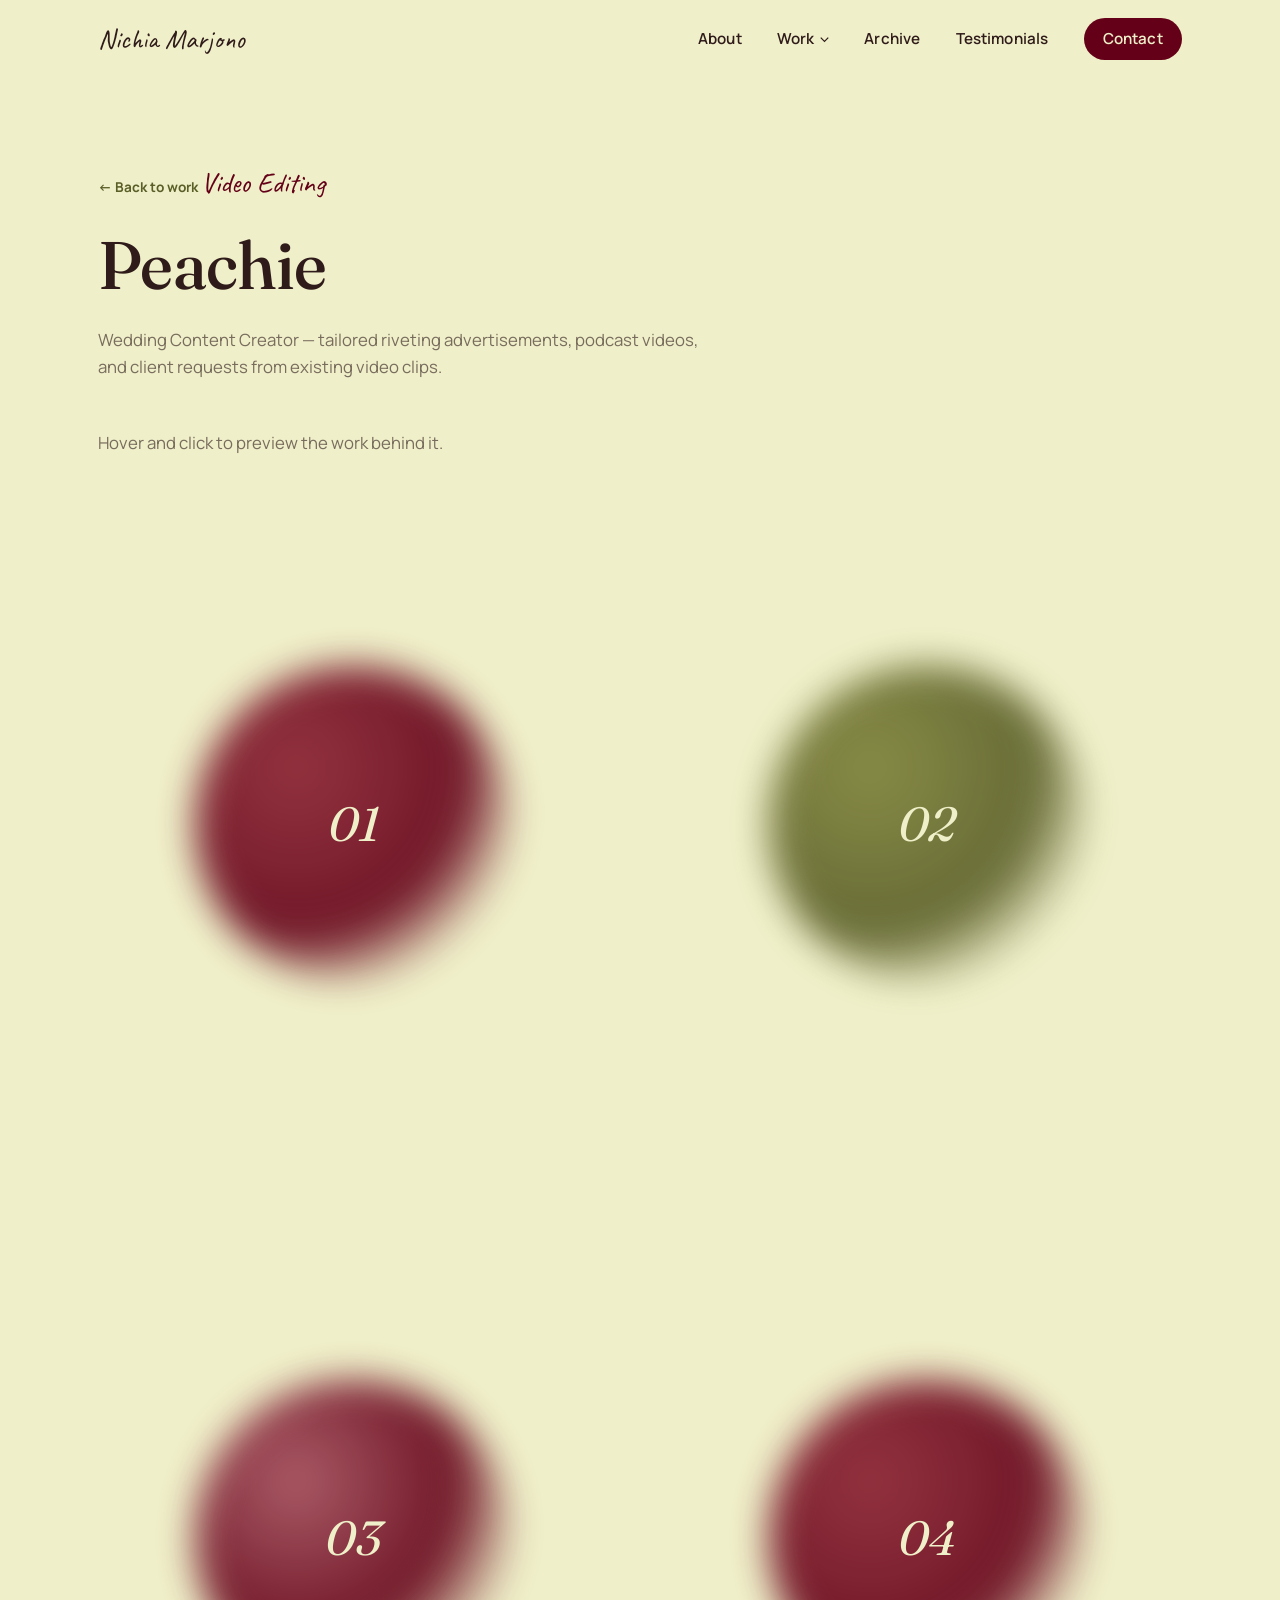
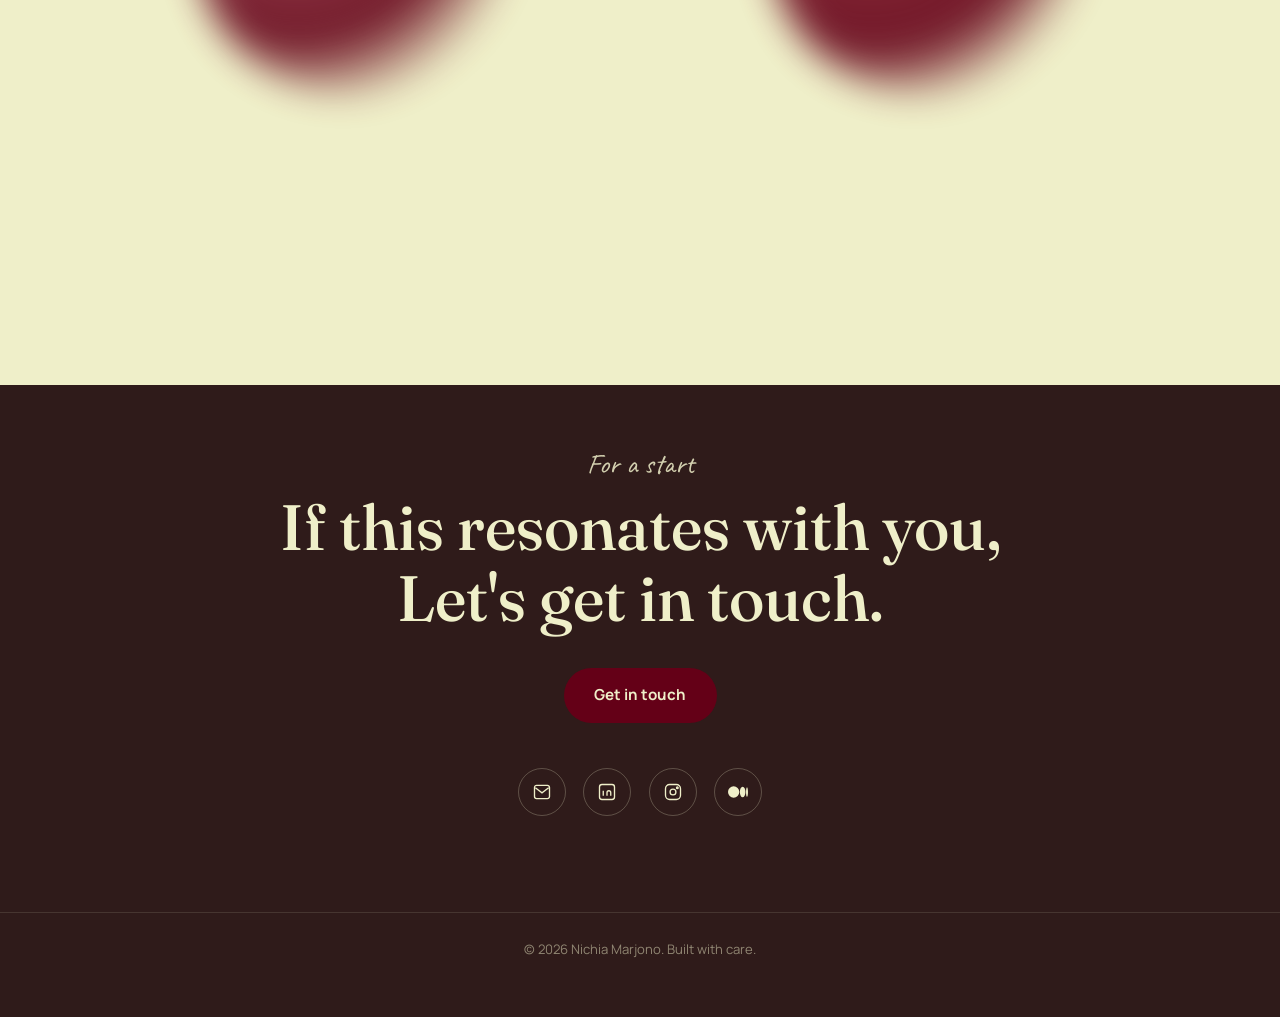
<file: peachie.html>
<!DOCTYPE html>
<html lang="en">
<head>
<meta charset="UTF-8">
<meta name="viewport" content="width=device-width, initial-scale=1.0">
<title>Peachie — Nichia Marjono</title>
<meta name="description" content="Video editing for Peachie, a wedding content creator.">

<link rel="preconnect" href="https://fonts.googleapis.com">
<link rel="preconnect" href="https://fonts.gstatic.com" crossorigin>
<link href="https://fonts.googleapis.com/css2?family=Fraunces:ital,opsz,wght@0,9..144,300;0,9..144,400;0,9..144,500;0,9..144,600;1,9..144,400;1,9..144,500&family=Manrope:wght@400;500;600;700;800&family=Caveat:wght@500;600;700&display=swap" rel="stylesheet">

<link rel="stylesheet" href="css/style.css">
</head>
<body>

<div class="progress-bar" id="progressBar"></div>

<header class="site-header" id="siteHeader">
  <div class="nav-inner">
    <a href="index.html#home" class="nav-logo">Nichia Marjono</a>
    <nav class="nav-links" id="navLinks">
      <a href="index.html#about" class="nav-link">About</a>

      <div class="nav-dropdown">
        <a href="index.html#work" class="nav-link nav-dropdown__trigger">
          Work
          <svg class="nav-dropdown__chevron" viewBox="0 0 12 8" fill="none" stroke="currentColor" stroke-width="1.6"><path d="M1 1.5 6 6.5 11 1.5"/></svg>
        </a>
        <div class="nav-dropdown__panel">
          <div class="nav-dropdown__panel-inner">
          <div class="nav-dropdown__cat">
            <span>Copywriting</span>
            <svg class="nav-dropdown__cat-arrow" viewBox="0 0 8 8" fill="none" stroke="currentColor" stroke-width="1.4"><path d="M1 1 7 4 1 7"/></svg>
            <div class="nav-dropdown__sub">
              <div class="nav-dropdown__sub-inner">
              <a href="aitai.html">AITAI</a>
              <a href="ppia.html">PPIA</a>
              </div>
            </div>
          </div>
          <div class="nav-dropdown__cat">
            <span>Marketing Strategy</span>
            <svg class="nav-dropdown__cat-arrow" viewBox="0 0 8 8" fill="none" stroke="currentColor" stroke-width="1.4"><path d="M1 1 7 4 1 7"/></svg>
            <div class="nav-dropdown__sub">
              <div class="nav-dropdown__sub-inner">
              <a href="aitai.html">AITAI</a>
              </div>
            </div>
          </div>
          <div class="nav-dropdown__cat">
            <span>Poetry</span>
            <svg class="nav-dropdown__cat-arrow" viewBox="0 0 8 8" fill="none" stroke="currentColor" stroke-width="1.4"><path d="M1 1 7 4 1 7"/></svg>
            <div class="nav-dropdown__sub">
              <div class="nav-dropdown__sub-inner">
              <a href="epistles.html">Love Epistles &amp; Journal Entries</a>
              </div>
            </div>
          </div>
          <div class="nav-dropdown__cat">
            <span>Video Editing</span>
            <svg class="nav-dropdown__cat-arrow" viewBox="0 0 8 8" fill="none" stroke="currentColor" stroke-width="1.4"><path d="M1 1 7 4 1 7"/></svg>
            <div class="nav-dropdown__sub">
              <div class="nav-dropdown__sub-inner">
              <a href="peachie.html">Peachie</a>
              <a href="personal-docs.html">Personal Documentations</a>
              </div>
            </div>
          </div>
          <div class="nav-dropdown__cat">
            <span>Graphic Design</span>
            <svg class="nav-dropdown__cat-arrow" viewBox="0 0 8 8" fill="none" stroke="currentColor" stroke-width="1.4"><path d="M1 1 7 4 1 7"/></svg>
            <div class="nav-dropdown__sub">
              <div class="nav-dropdown__sub-inner">
              <a href="brand-stories.html">Brand Stories</a>
              </div>
            </div>
          </div>
          </div>
        </div>
      </div>

      <a href="archive.html" class="nav-link">Archive</a>
      <a href="testimonials.html" class="nav-link">Testimonials</a>
      <a href="contact.html" class="nav-link nav-link--cta">Contact</a>
    </nav>
    <button class="nav-toggle" id="navToggle" aria-label="Toggle menu" aria-expanded="false">
      <span></span><span></span><span></span>
    </button>
  </div>
</header>

<main>

  <section class="project-hero">
    <div class="section-inner">
      <a href="index.html#work" class="project-back reveal">← Back to work</a>
      <p class="eyebrow eyebrow--script reveal project-hero__tag">Video Editing</p>
      <h1 class="section-title reveal project-hero__title">Peachie</h1>
      <p class="work-intro__lede reveal">Wedding Content Creator — tailored riveting advertisements, podcast videos, and client requests from existing video clips.</p>
    </div>
  </section>

  <section>
    <div class="section-inner project-layout">
      <p class="project-desc reveal">
        Hover and click to preview the work behind it.
      </p>

      <div class="numbered-grid">
        <div class="num-tile" tabindex="0">
          <div class="num-tile__base">
            <span class="num-tile__blob" aria-hidden="true"></span>
            <span class="num-tile__number">01</span>
          </div>
          <div class="num-tile__reveal">
            <div class="torn-card torn-card--video">
              <video class="tile-video" controls loop playsinline preload="none">
                <source src="assets/0116.mp4" type="video/mp4">
              </video>
            </div>
          </div>
        </div>

        <div class="num-tile" tabindex="0">
          <div class="num-tile__base">
            <span class="num-tile__blob" aria-hidden="true"></span>
            <span class="num-tile__number">02</span>
          </div>
          <div class="num-tile__reveal">
            <div class="torn-card torn-card--video">
              <video class="tile-video" controls loop playsinline preload="none">
                <source src="assets/Ad 31.mp4" type="video/mp4">
              </video>
            </div>
          </div>
        </div>

        <div class="num-tile" tabindex="0">
          <div class="num-tile__base">
            <span class="num-tile__blob" aria-hidden="true"></span>
            <span class="num-tile__number">03</span>
          </div>
          <div class="num-tile__reveal">
            <div class="torn-card torn-card--video">
              <video class="tile-video" controls loop playsinline preload="none">
                <source src="assets/Ad 35.mp4" type="video/mp4">
              </video>
            </div>
          </div>
        </div>

        <div class="num-tile" tabindex="0">
          <div class="num-tile__base">
            <span class="num-tile__blob" aria-hidden="true"></span>
            <span class="num-tile__number">04</span>
          </div>
          <div class="num-tile__reveal">
            <div class="torn-card torn-card--video">
              <video class="tile-video" controls loop playsinline preload="none">
                <source src="assets/Sarah + Dave Extra Reel.mp4" type="video/mp4">
              </video>
            </div>
          </div>
        </div>
      </div>
    </div>
  </section>

  <section class="contact" id="contact">
    <div class="section-inner reveal">
      <p class="eyebrow eyebrow--script eyebrow--light">For a start</p>
      <h2 class="contact-title">If this resonates with you,<br>Let's get in touch.</h2>

      <a href="contact.html" class="btn btn--primary contact-cta magnetic">Get in touch</a>

      <div class="social-row">
        <a href="mailto:catarinichia.marjono@gmail.com" class="social-icon" aria-label="Email" title="Email">
          <svg viewBox="0 0 24 24" fill="none" stroke="currentColor" stroke-width="1.6"><path d="M3 6.5A2.5 2.5 0 0 1 5.5 4h13A2.5 2.5 0 0 1 21 6.5v11A2.5 2.5 0 0 1 18.5 20h-13A2.5 2.5 0 0 1 3 17.5v-11Z"/><path d="m4 7 8 6 8-6"/></svg>
        </a>
        <a href="https://www.linkedin.com/in/nichiamarjono/" target="_blank" rel="noopener" class="social-icon" aria-label="LinkedIn" title="LinkedIn">
          <svg viewBox="0 0 24 24" fill="none" stroke="currentColor" stroke-width="1.6"><rect x="3" y="3" width="18" height="18" rx="3"/><path d="M7.5 10.5v6M7.5 7.5v.01M12 16.5v-3.75a2.25 2.25 0 0 1 4.5 0V16.5M12 12.75v3.75"/></svg>
        </a>
        <a href="http://www.instagram.com/etoilepoche" target="_blank" rel="noopener" class="social-icon" aria-label="Instagram" title="Instagram">
          <svg viewBox="0 0 24 24" fill="none" stroke="currentColor" stroke-width="1.6"><rect x="3" y="3" width="18" height="18" rx="5"/><circle cx="12" cy="12" r="3.5"/><circle cx="17.2" cy="6.8" r="1"/></svg>
        </a>
        <a href="https://medium.com/@etoilep" target="_blank" rel="noopener" class="social-icon" aria-label="Medium" title="Medium">
          <svg viewBox="0 0 24 24" fill="currentColor"><path d="M13.54 12a6.8 6.8 0 0 1-6.77 6.82A6.8 6.8 0 0 1 0 12a6.8 6.8 0 0 1 6.77-6.82A6.8 6.8 0 0 1 13.54 12zM20.96 12c0 3.54-1.51 6.42-3.38 6.42-1.87 0-3.38-2.88-3.38-6.42s1.51-6.42 3.38-6.42 3.38 2.88 3.38 6.42zM24 12c0 3.17-.53 5.75-1.19 5.75-.66 0-1.19-2.58-1.19-5.75s.53-5.75 1.19-5.75C23.47 6.25 24 8.83 24 12z"/></svg>
        </a>
      </div>
    </div>

    <footer class="site-footer">
      <p>© <span id="year"></span> Nichia Marjono. Built with care.</p>
    </footer>
  </section>

</main>

<script src="js/main.js"></script>
</body>
</html>
</file>
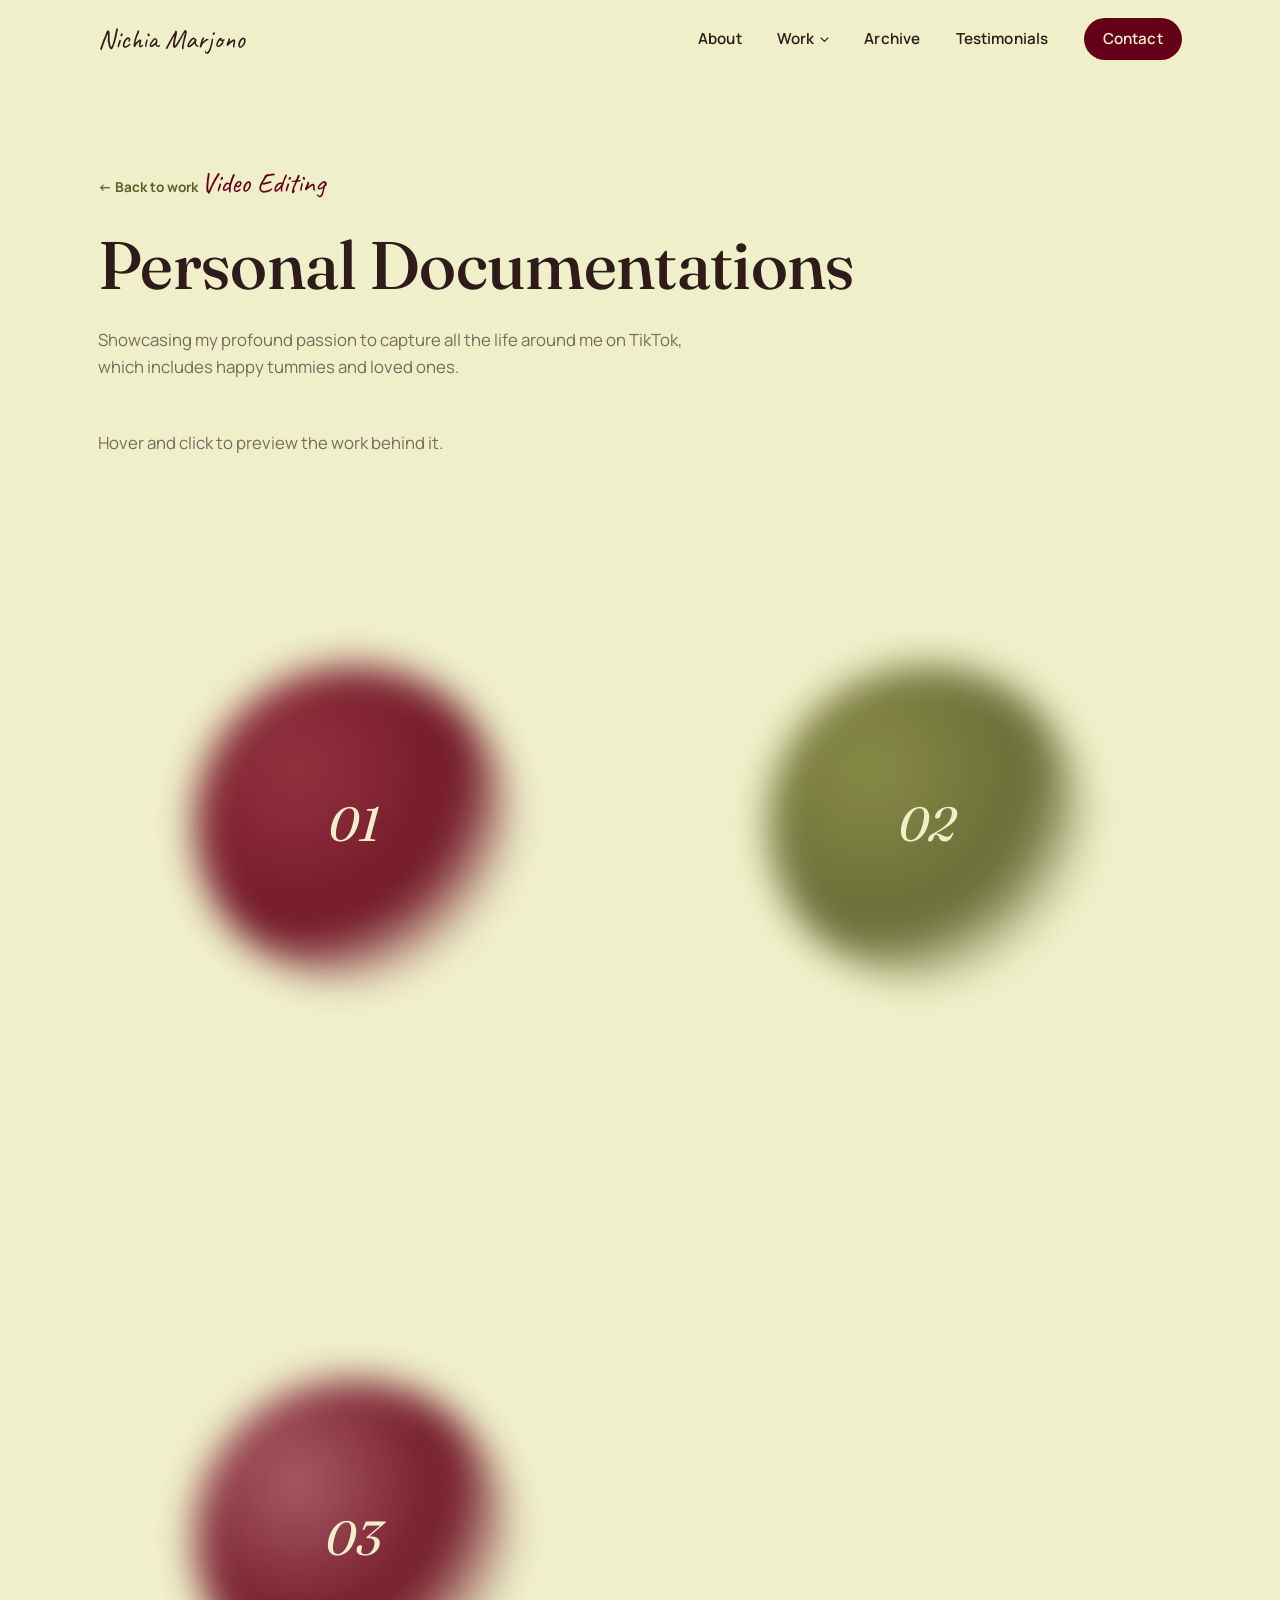
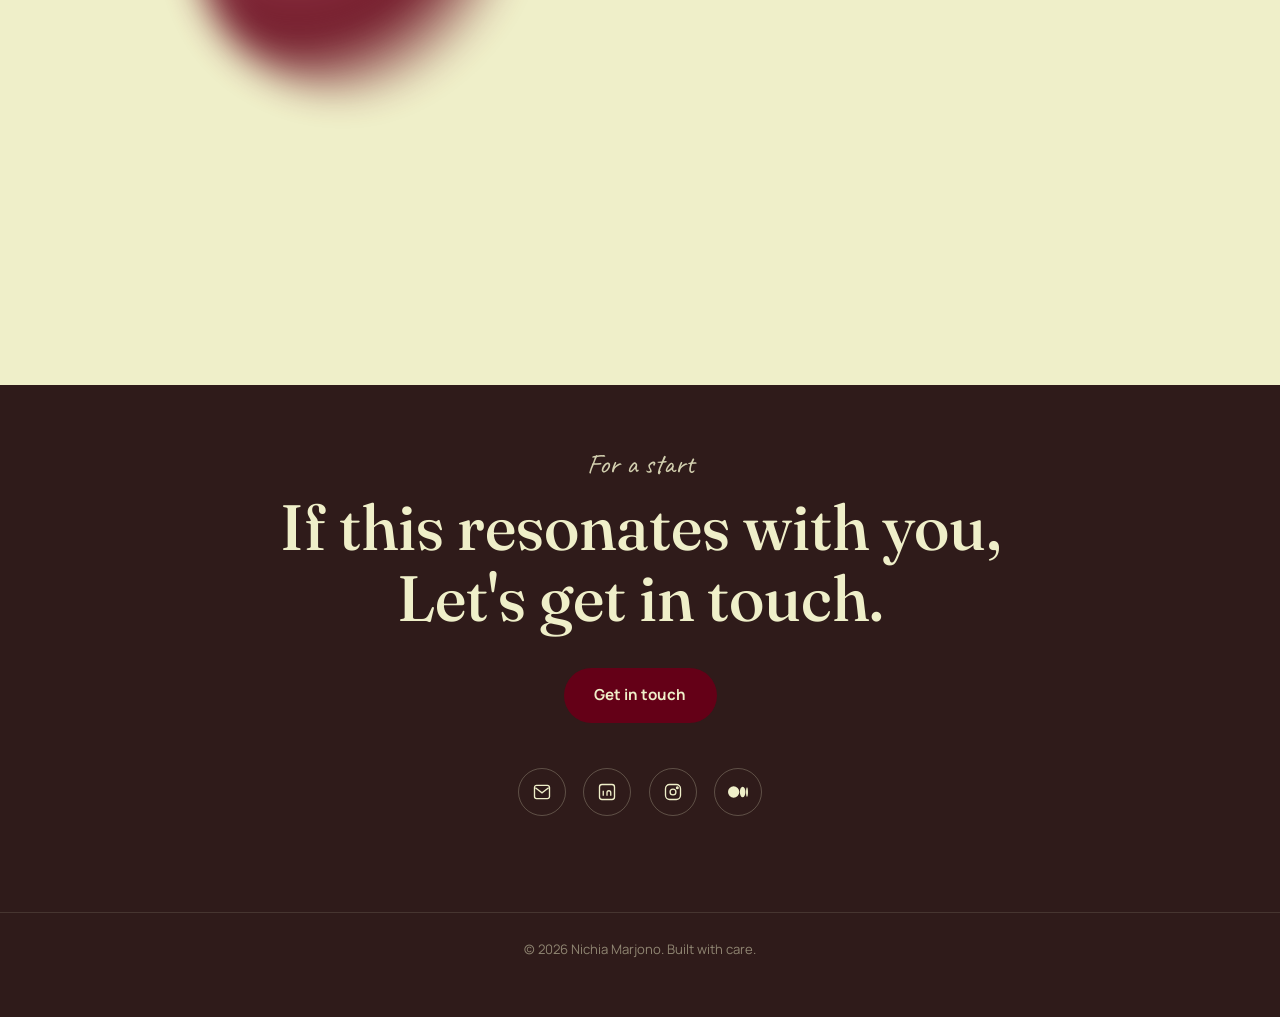
<file: personal-docs.html>
<!DOCTYPE html>
<html lang="en">
<head>
<meta charset="UTF-8">
<meta name="viewport" content="width=device-width, initial-scale=1.0">
<title>Personal Documentations — Nichia Marjono</title>
<meta name="description" content="Personal videography by Nichia Marjono.">

<link rel="preconnect" href="https://fonts.googleapis.com">
<link rel="preconnect" href="https://fonts.gstatic.com" crossorigin>
<link href="https://fonts.googleapis.com/css2?family=Fraunces:ital,opsz,wght@0,9..144,300;0,9..144,400;0,9..144,500;0,9..144,600;1,9..144,400;1,9..144,500&family=Manrope:wght@400;500;600;700;800&family=Caveat:wght@500;600;700&display=swap" rel="stylesheet">

<link rel="stylesheet" href="css/style.css">
</head>
<body>

<div class="progress-bar" id="progressBar"></div>

<header class="site-header" id="siteHeader">
  <div class="nav-inner">
    <a href="index.html#home" class="nav-logo">Nichia Marjono</a>
    <nav class="nav-links" id="navLinks">
      <a href="index.html#about" class="nav-link">About</a>

      <div class="nav-dropdown">
        <a href="index.html#work" class="nav-link nav-dropdown__trigger">
          Work
          <svg class="nav-dropdown__chevron" viewBox="0 0 12 8" fill="none" stroke="currentColor" stroke-width="1.6"><path d="M1 1.5 6 6.5 11 1.5"/></svg>
        </a>
        <div class="nav-dropdown__panel">
          <div class="nav-dropdown__panel-inner">
          <div class="nav-dropdown__cat">
            <span>Copywriting</span>
            <svg class="nav-dropdown__cat-arrow" viewBox="0 0 8 8" fill="none" stroke="currentColor" stroke-width="1.4"><path d="M1 1 7 4 1 7"/></svg>
            <div class="nav-dropdown__sub">
              <div class="nav-dropdown__sub-inner">
              <a href="aitai.html">AITAI</a>
              <a href="ppia.html">PPIA</a>
              </div>
            </div>
          </div>
          <div class="nav-dropdown__cat">
            <span>Marketing Strategy</span>
            <svg class="nav-dropdown__cat-arrow" viewBox="0 0 8 8" fill="none" stroke="currentColor" stroke-width="1.4"><path d="M1 1 7 4 1 7"/></svg>
            <div class="nav-dropdown__sub">
              <div class="nav-dropdown__sub-inner">
              <a href="aitai.html">AITAI</a>
              </div>
            </div>
          </div>
          <div class="nav-dropdown__cat">
            <span>Poetry</span>
            <svg class="nav-dropdown__cat-arrow" viewBox="0 0 8 8" fill="none" stroke="currentColor" stroke-width="1.4"><path d="M1 1 7 4 1 7"/></svg>
            <div class="nav-dropdown__sub">
              <div class="nav-dropdown__sub-inner">
              <a href="epistles.html">Love Epistles &amp; Journal Entries</a>
              </div>
            </div>
          </div>
          <div class="nav-dropdown__cat">
            <span>Video Editing</span>
            <svg class="nav-dropdown__cat-arrow" viewBox="0 0 8 8" fill="none" stroke="currentColor" stroke-width="1.4"><path d="M1 1 7 4 1 7"/></svg>
            <div class="nav-dropdown__sub">
              <div class="nav-dropdown__sub-inner">
              <a href="peachie.html">Peachie</a>
              <a href="personal-docs.html">Personal Documentations</a>
              </div>
            </div>
          </div>
          <div class="nav-dropdown__cat">
            <span>Graphic Design</span>
            <svg class="nav-dropdown__cat-arrow" viewBox="0 0 8 8" fill="none" stroke="currentColor" stroke-width="1.4"><path d="M1 1 7 4 1 7"/></svg>
            <div class="nav-dropdown__sub">
              <div class="nav-dropdown__sub-inner">
              <a href="brand-stories.html">Brand Stories</a>
              </div>
            </div>
          </div>
          </div>
        </div>
      </div>

      <a href="archive.html" class="nav-link">Archive</a>
      <a href="testimonials.html" class="nav-link">Testimonials</a>
      <a href="contact.html" class="nav-link nav-link--cta">Contact</a>
    </nav>
    <button class="nav-toggle" id="navToggle" aria-label="Toggle menu" aria-expanded="false">
      <span></span><span></span><span></span>
    </button>
  </div>
</header>

<main>

  <section class="project-hero">
    <div class="section-inner">
      <a href="index.html#work" class="project-back reveal">← Back to work</a>
      <p class="eyebrow eyebrow--script reveal project-hero__tag">Video Editing</p>
      <h1 class="section-title reveal project-hero__title">Personal Documentations</h1>
      <p class="work-intro__lede reveal">Showcasing my profound passion to capture all the life around me on TikTok, which includes happy tummies and loved ones.</p>
    </div>
  </section>

  <section>
    <div class="section-inner project-layout">
      <p class="project-desc reveal">
        Hover and click to preview the work behind it.
      </p>

      <div class="numbered-grid">
        <div class="num-tile" tabindex="0">
          <div class="num-tile__base">
            <span class="num-tile__blob" aria-hidden="true"></span>
            <span class="num-tile__number">01</span>
          </div>
          <div class="num-tile__reveal">
            <div class="torn-card torn-card--video">
              <video class="tile-video" controls loop playsinline preload="none">
                <source src="assets/vlog1_compressed.mp4" type="video/mp4">
              </video>
            </div>
          </div>
        </div>

        <div class="num-tile" tabindex="0">
          <div class="num-tile__base">
            <span class="num-tile__blob" aria-hidden="true"></span>
            <span class="num-tile__number">02</span>
          </div>
          <div class="num-tile__reveal">
            <div class="torn-card torn-card--video">
              <video class="tile-video" controls loop playsinline preload="none">
                <source src="assets/vlog2_compressed.mp4" type="video/mp4">
              </video>
            </div>
          </div>
        </div>

        <div class="num-tile" tabindex="0">
          <div class="num-tile__base">
            <span class="num-tile__blob" aria-hidden="true"></span>
            <span class="num-tile__number">03</span>
          </div>
          <div class="num-tile__reveal">
            <div class="torn-card torn-card--video">
              <video class="tile-video" controls loop playsinline preload="none">
                <source src="assets/vlog3_compressed.mp4" type="video/mp4">
              </video>
            </div>
          </div>
        </div>
      </div>
    </div>
  </section>

  <section class="contact" id="contact">
    <div class="section-inner reveal">
      <p class="eyebrow eyebrow--script eyebrow--light">For a start</p>
      <h2 class="contact-title">If this resonates with you,<br>Let's get in touch.</h2>

      <a href="contact.html" class="btn btn--primary contact-cta magnetic">Get in touch</a>

      <div class="social-row">
        <a href="mailto:catarinichia.marjono@gmail.com" class="social-icon" aria-label="Email" title="Email">
          <svg viewBox="0 0 24 24" fill="none" stroke="currentColor" stroke-width="1.6"><path d="M3 6.5A2.5 2.5 0 0 1 5.5 4h13A2.5 2.5 0 0 1 21 6.5v11A2.5 2.5 0 0 1 18.5 20h-13A2.5 2.5 0 0 1 3 17.5v-11Z"/><path d="m4 7 8 6 8-6"/></svg>
        </a>
        <a href="https://www.linkedin.com/in/nichiamarjono/" target="_blank" rel="noopener" class="social-icon" aria-label="LinkedIn" title="LinkedIn">
          <svg viewBox="0 0 24 24" fill="none" stroke="currentColor" stroke-width="1.6"><rect x="3" y="3" width="18" height="18" rx="3"/><path d="M7.5 10.5v6M7.5 7.5v.01M12 16.5v-3.75a2.25 2.25 0 0 1 4.5 0V16.5M12 12.75v3.75"/></svg>
        </a>
        <a href="http://www.instagram.com/etoilepoche" target="_blank" rel="noopener" class="social-icon" aria-label="Instagram" title="Instagram">
          <svg viewBox="0 0 24 24" fill="none" stroke="currentColor" stroke-width="1.6"><rect x="3" y="3" width="18" height="18" rx="5"/><circle cx="12" cy="12" r="3.5"/><circle cx="17.2" cy="6.8" r="1"/></svg>
        </a>
        <a href="https://medium.com/@etoilep" target="_blank" rel="noopener" class="social-icon" aria-label="Medium" title="Medium">
          <svg viewBox="0 0 24 24" fill="currentColor"><path d="M13.54 12a6.8 6.8 0 0 1-6.77 6.82A6.8 6.8 0 0 1 0 12a6.8 6.8 0 0 1 6.77-6.82A6.8 6.8 0 0 1 13.54 12zM20.96 12c0 3.54-1.51 6.42-3.38 6.42-1.87 0-3.38-2.88-3.38-6.42s1.51-6.42 3.38-6.42 3.38 2.88 3.38 6.42zM24 12c0 3.17-.53 5.75-1.19 5.75-.66 0-1.19-2.58-1.19-5.75s.53-5.75 1.19-5.75C23.47 6.25 24 8.83 24 12z"/></svg>
        </a>
      </div>
    </div>

    <footer class="site-footer">
      <p>© <span id="year"></span> Nichia Marjono. Built with care.</p>
    </footer>
  </section>

</main>

<script src="js/main.js"></script>
</body>
</html>
</file>
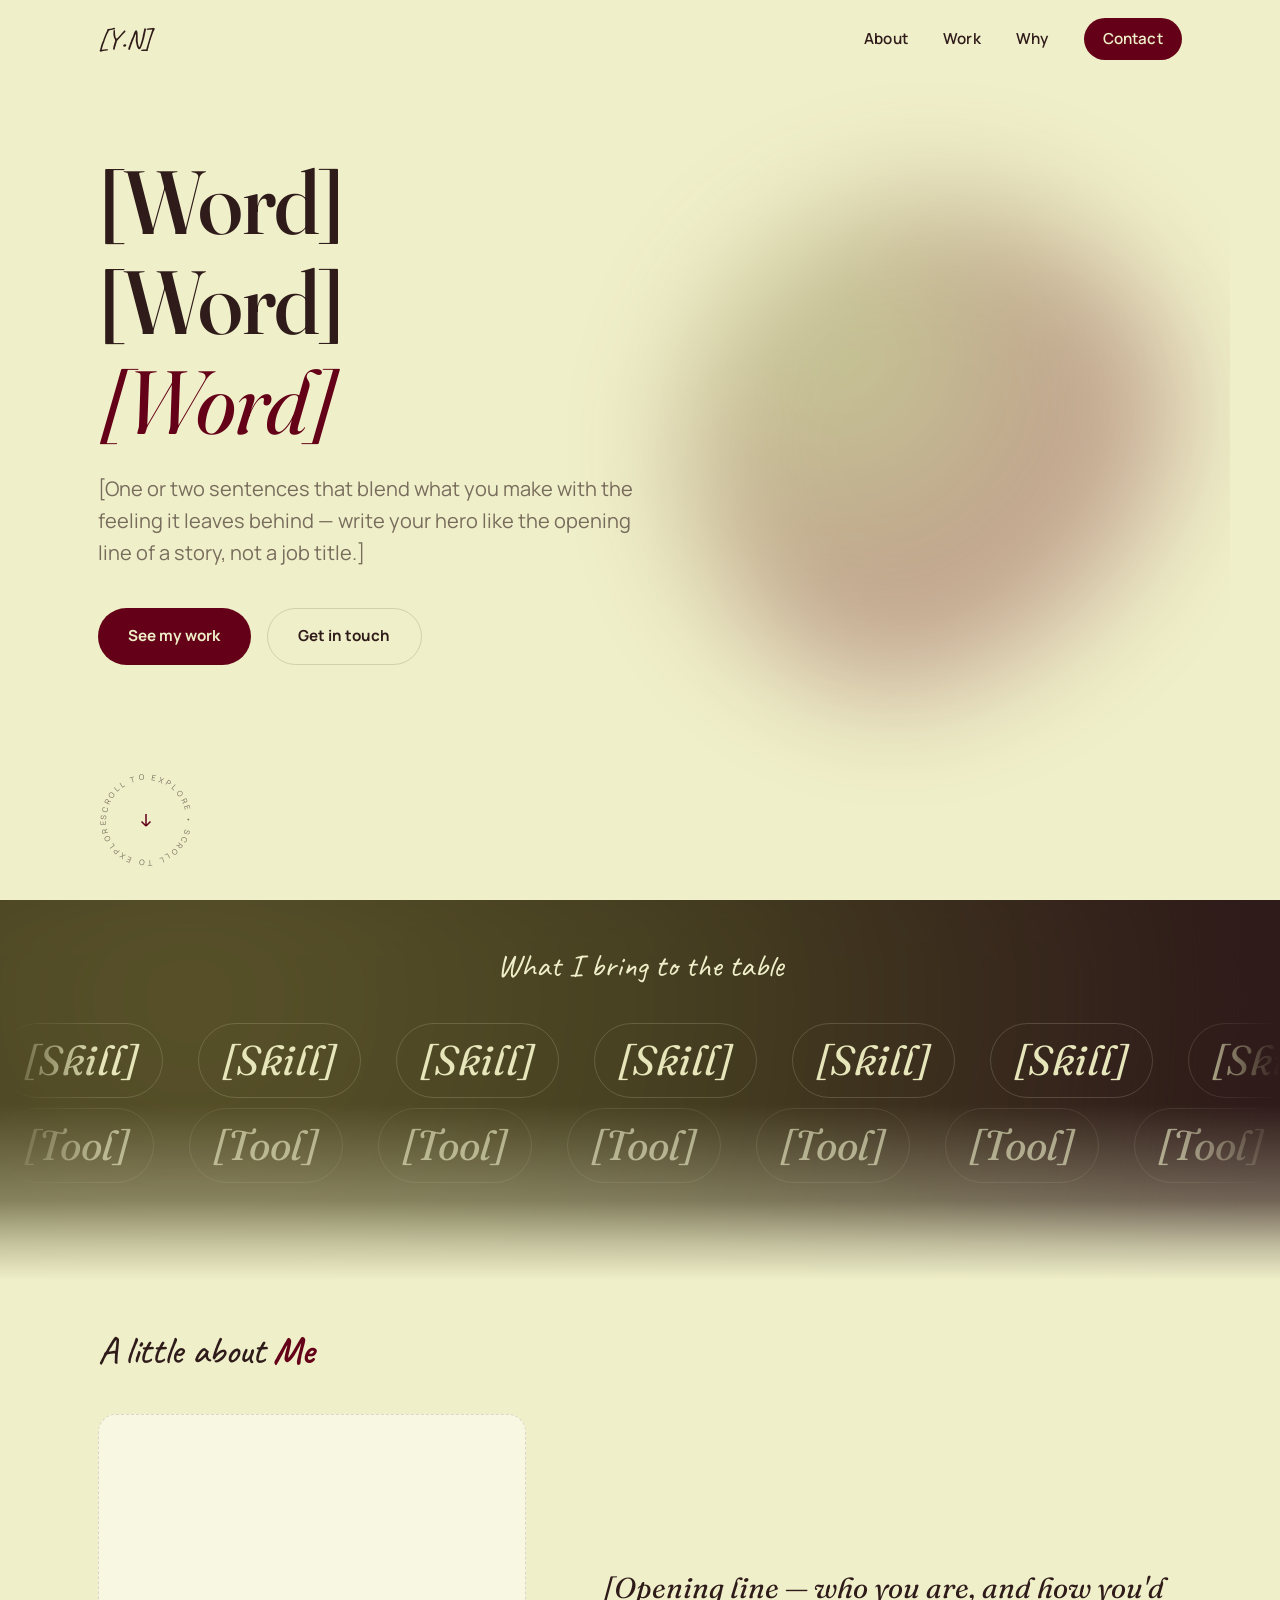
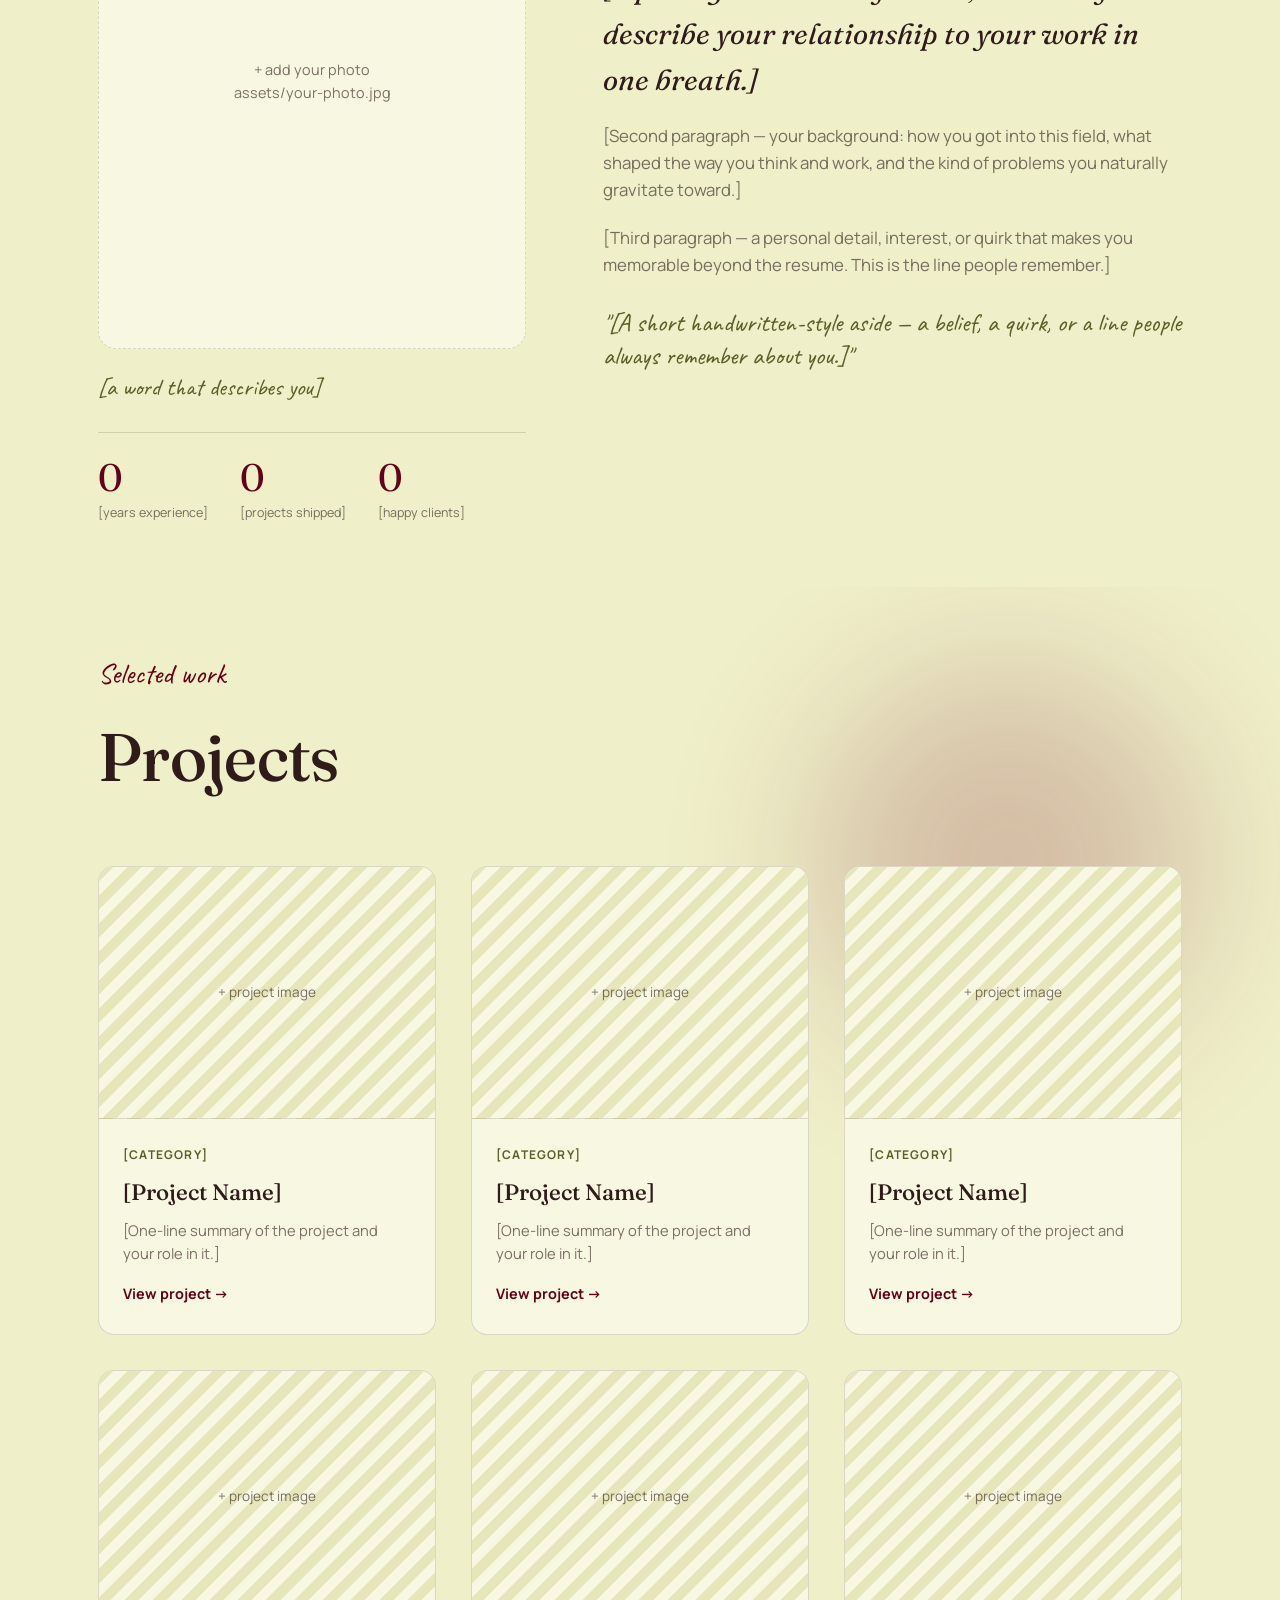
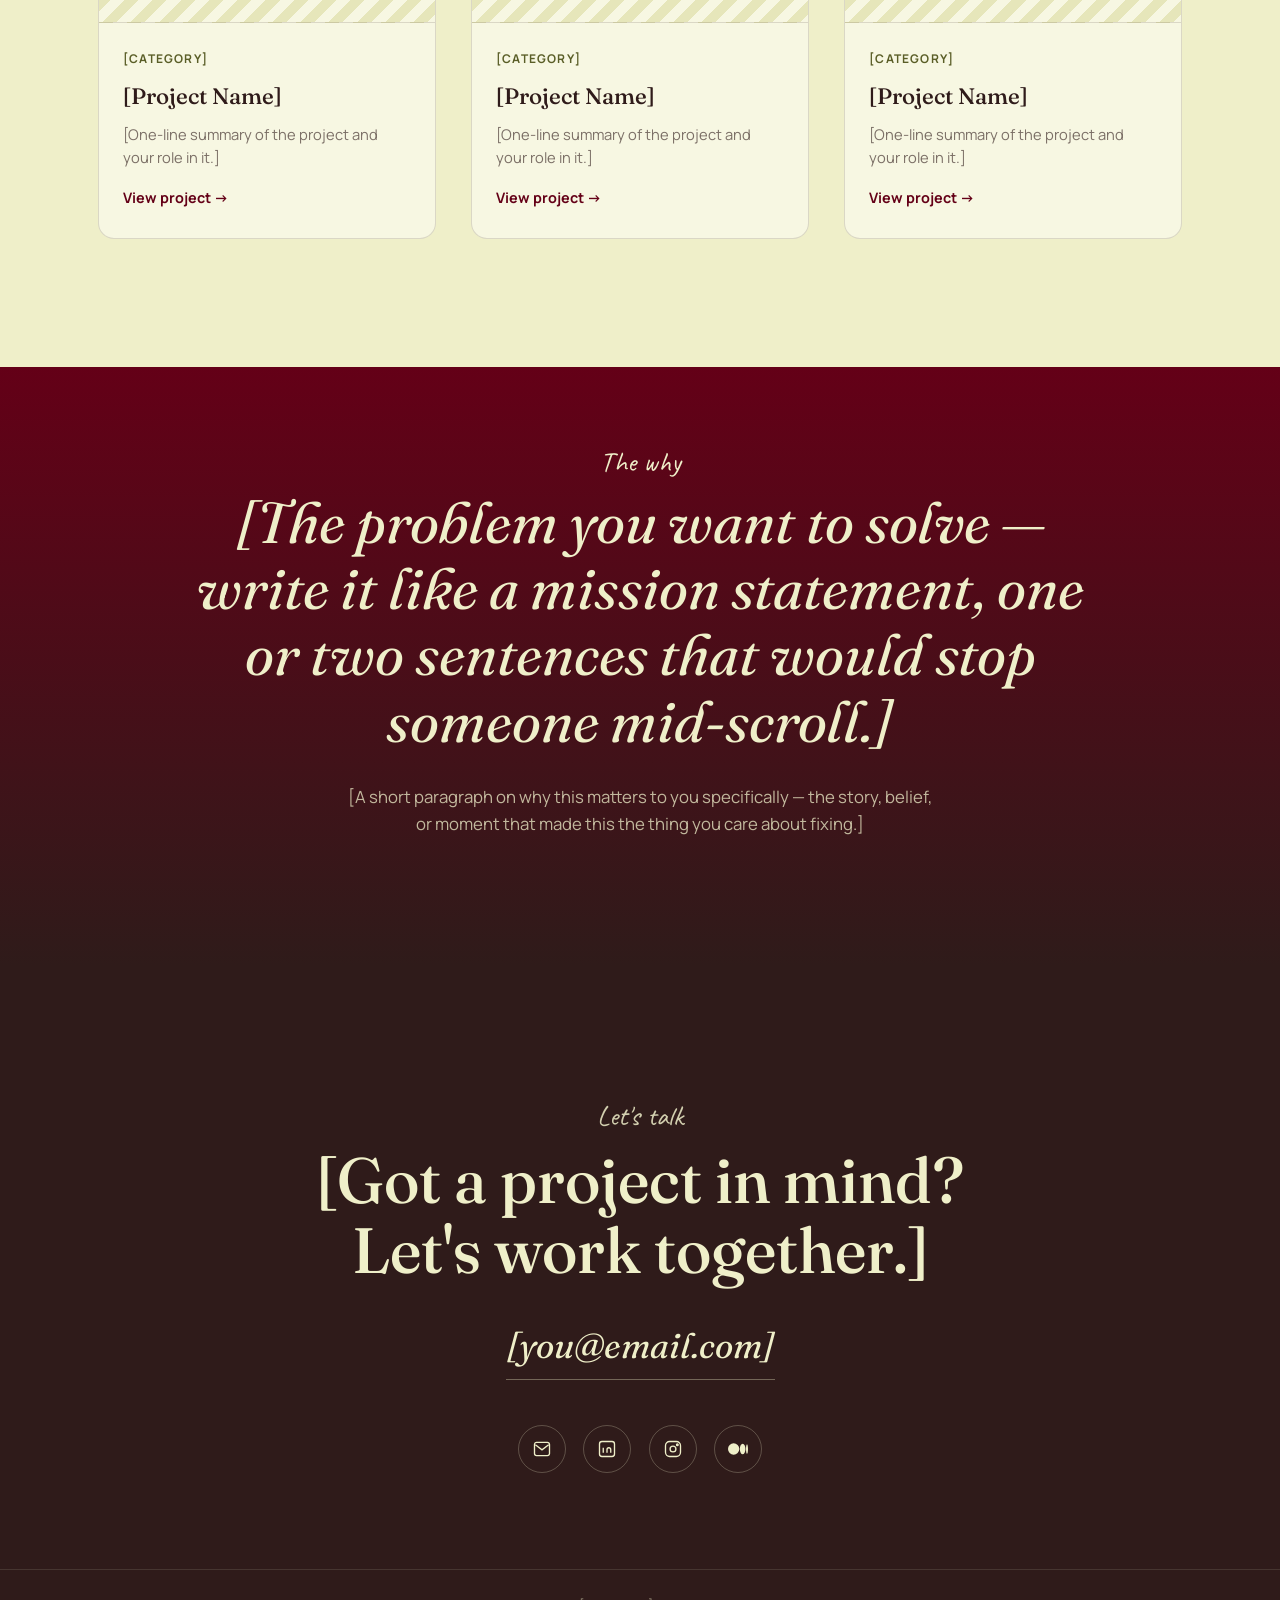
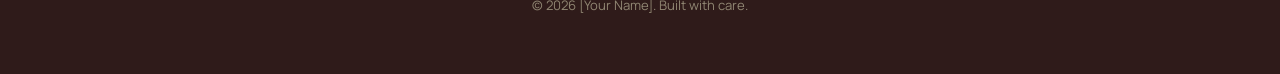
<file: portfolio-standalone.html>
<!DOCTYPE html>
<html lang="en">
<head>
<meta charset="UTF-8">
<meta name="viewport" content="width=device-width, initial-scale=1.0">
<title>[Your Name] — Portfolio</title>
<meta name="description" content="[One-sentence description of who you are and what you do — shows up in search results and link previews.]">

<!-- Fonts: Fraunces (premium display serif), Manrope (clean paragraph sans), Caveat (handwritten accent) -->
<link rel="preconnect" href="https://fonts.googleapis.com">
<link rel="preconnect" href="https://fonts.gstatic.com" crossorigin>
<link href="https://fonts.googleapis.com/css2?family=Fraunces:ital,opsz,wght@0,9..144,300;0,9..144,400;0,9..144,500;0,9..144,600;1,9..144,400;1,9..144,500&family=Manrope:wght@400;500;600;700;800&family=Caveat:wght@500;600;700&display=swap" rel="stylesheet">

<style>
/* ==========================================================================
   Design tokens — palette pulled from your moodboard:
   olive 5A5E27 / wine 640017 / near-black brown 2F1B1A / ivory EFEFC9
   ========================================================================== */
:root{
  --ivory:      #EFEFC9;
  --ivory-dim:  #e6e6ba;
  --ink:        #2F1B1A;
  --wine:       #640017;
  --wine-light: #8a1f31;
  --olive:      #5A5E27;
  --olive-light:#7c8138;

  --bg:      var(--ivory);
  --bg-card: #f7f7e2;
  --text:    var(--ink);
  --text-soft: rgba(47,27,26,0.62);
  --accent:  var(--wine);
  --accent-soft: var(--olive);
  --border:  rgba(47,27,26,0.14);

  --font-display: "Fraunces", ui-serif, Georgia, serif;
  --font-body: "Manrope", -apple-system, BlinkMacSystemFont, "Segoe UI", sans-serif;
  --font-script: "Caveat", cursive;

  --ease: cubic-bezier(.22,.7,.24,1);
  --container: 1180px;
}

*, *::before, *::after{ box-sizing: border-box; }
html{ scroll-behavior: smooth; }
body{
  margin: 0;
  background: var(--bg);
  color: var(--text);
  font-family: var(--font-body);
  font-size: 16px;
  line-height: 1.6;
  -webkit-font-smoothing: antialiased;
  overflow-x: hidden;
}
img{ max-width: 100%; display: block; }
a{ color: inherit; text-decoration: none; }
h1,h2,h3{ font-family: var(--font-display); font-weight: 500; margin: 0; }
p{ margin: 0; }
ul{ margin:0; padding:0; list-style:none; }

@media (prefers-reduced-motion: reduce){
  html{ scroll-behavior: auto; }
  *, *::before, *::after{ animation-duration: 0.001ms !important; animation-iteration-count: 1 !important; transition-duration: 0.001ms !important; }
}

.section-inner{
  max-width: var(--container);
  margin: 0 auto;
  padding: 0 clamp(1.5rem, 5vw, 3rem);
}

.eyebrow{
  font-family: var(--font-script);
  font-size: clamp(1.4rem, 2.2vw, 1.8rem);
  color: var(--accent);
  margin-bottom: 0.4rem;
  display: inline-block;
}
.eyebrow--light{ color: var(--ivory); opacity: .85; }

.section-title{
  font-size: clamp(2.4rem, 6vw, 4.2rem);
  letter-spacing: -0.01em;
  margin-bottom: clamp(2rem, 6vw, 3.5rem);
}

.section-title--script{
  font-family: var(--font-script);
  font-weight: 500;
  font-size: clamp(1.8rem, 4vw, 2.4rem);
  margin-bottom: clamp(1.4rem, 3vw, 2rem);
}
.section-title--script strong{
  font-weight: 700;
  color: var(--accent);
}

/* Reveal-on-scroll */
.reveal{
  opacity: 0;
  transform: translateY(28px);
  transition: opacity .8s var(--ease), transform .8s var(--ease);
}
.reveal.is-visible{ opacity: 1; transform: translateY(0); }

/* Progress bar */
.progress-bar{
  position: fixed; top:0; left:0; height: 3px; width: 0%;
  background: var(--accent); z-index: 999; transition: width .1s linear;
}

/* ==========================================================================
   Nav
   ========================================================================== */
.site-header{
  position: fixed; top:0; left:0; right:0; z-index: 500;
  padding: 1.1rem 0;
  transition: background .35s var(--ease), box-shadow .35s var(--ease), padding .35s var(--ease);
}
.site-header.scrolled{
  background: rgba(239,239,201,0.85);
  backdrop-filter: blur(10px);
  box-shadow: 0 1px 0 var(--border);
  padding: 0.75rem 0;
}
.nav-inner{
  max-width: var(--container);
  margin: 0 auto;
  padding: 0 clamp(1.5rem, 5vw, 3rem);
  display: flex; align-items: center; justify-content: space-between;
}
.nav-logo{
  font-family: var(--font-script);
  font-size: 1.7rem;
  color: var(--text);
}
.nav-links{ display: flex; align-items: center; gap: clamp(1.2rem, 3vw, 2.2rem); }
.nav-link{
  font-size: 0.95rem; font-weight: 600; letter-spacing: .01em;
  position: relative; padding: .3rem 0;
}
.nav-link::after{
  content:""; position:absolute; left:0; bottom:0; height:1px; width:0;
  background: currentColor; transition: width .3s var(--ease);
}
.nav-link:hover::after{ width: 100%; }
.nav-link--cta{
  background: var(--accent); color: var(--ivory) !important;
  padding: .55rem 1.2rem; border-radius: 999px;
}
.nav-link--cta::after{ display:none; }
.nav-link--cta:hover{ background: var(--wine-light); }

.nav-toggle{
  display:none; flex-direction: column; justify-content: center; gap: 5px;
  width: 34px; height: 34px; background: none; border: none; cursor: pointer; padding: 0;
}
.nav-toggle span{
  display:block; height: 2px; width: 100%; background: var(--text);
  transition: transform .3s var(--ease), opacity .3s var(--ease);
}
.nav-toggle[aria-expanded="true"] span:nth-child(1){ transform: translateY(7px) rotate(45deg); }
.nav-toggle[aria-expanded="true"] span:nth-child(2){ opacity: 0; }
.nav-toggle[aria-expanded="true"] span:nth-child(3){ transform: translateY(-7px) rotate(-45deg); }

/* ==========================================================================
   Hero
   ========================================================================== */
.hero{
  position: relative;
  min-height: 100svh;
  display: flex; flex-direction: column; align-items: flex-start; justify-content: center;
  padding: 6rem clamp(1.5rem, 5vw, 3rem) clamp(9rem, 16vw, 11rem);
  max-width: var(--container);
  margin: 0 auto;
  overflow: hidden;
}
.hero-blob{
  position: absolute;
  width: min(60vw, 55vh, 640px); height: min(60vw, 55vh, 640px);
  top: 50%; right: clamp(1rem, 4vw, 3rem); transform: translateY(-50%);
  background: radial-gradient(circle at 30% 30%, var(--olive-light), var(--wine) 65%, transparent 75%);
  filter: blur(60px);
  opacity: .35;
  border-radius: 50%;
  z-index: 0;
  pointer-events: none;
  transition: transform .3s ease-out;
  animation: blobFloat 12s ease-in-out infinite;
}
@keyframes blobFloat{
  0%,100%{ border-radius: 50% 50% 50% 50%; }
  33%{ border-radius: 60% 40% 55% 45%; }
  66%{ border-radius: 45% 55% 40% 60%; }
}
.hero-inner{ position: relative; z-index: 1; max-width: 780px; }
.hero-title{
  font-size: clamp(2.8rem, 8vw, 5.6rem);
  line-height: 1.02;
  letter-spacing: -0.02em;
  display: flex; flex-direction: column; gap: .1em;
}
.hero-title__accent{
  font-style: italic;
  font-weight: 400;
  color: var(--accent);
}
.hero-lede{
  margin-top: 1.6rem;
  max-width: 46ch;
  font-size: clamp(1.05rem, 2vw, 1.25rem);
  color: var(--text-soft);
}
.hero-actions{ margin-top: 2.4rem; display: flex; gap: 1rem; flex-wrap: wrap; }

.btn{
  display: inline-flex; align-items: center; justify-content: center;
  padding: .95rem 1.9rem;
  border-radius: 999px;
  font-weight: 700; font-size: .95rem;
  transition: transform .35s var(--ease), background .3s ease, color .3s ease, box-shadow .3s ease;
  will-change: transform;
}
.btn--primary{ background: var(--accent); color: var(--ivory); }
.btn--primary:hover{ background: var(--ink); box-shadow: 0 10px 24px -8px rgba(47,27,26,.4); }
.btn--ghost{ border: 1.5px solid var(--border); color: var(--text); }
.btn--ghost:hover{ border-color: var(--text); background: var(--ink); color: var(--ivory); }

.scroll-badge{
  position: absolute; left: clamp(1.5rem, 5vw, 3rem); bottom: 2rem;
  width: 96px; height: 96px;
  display: flex; align-items: center; justify-content: center;
  color: var(--text-soft);
  transition: color .3s ease, transform .3s var(--ease);
}
.scroll-badge:hover{ color: var(--accent); transform: scale(1.06); }
.scroll-badge__ring{
  position: absolute; inset: 0; width: 100%; height: 100%;
  fill: currentColor;
  animation: spinSlow 14s linear infinite;
}
.scroll-badge__arrow{
  position: relative; z-index: 1;
  width: 18px; height: 18px;
  color: var(--accent);
  animation: bounceArrow 1.7s ease-in-out infinite;
}
.scroll-badge__arrow svg{ width: 100%; height: 100%; }
@keyframes spinSlow{ to{ transform: rotate(360deg); } }
@keyframes bounceArrow{ 0%,100%{ transform: translateY(0); } 50%{ transform: translateY(6px); } }

/* ==========================================================================
   About
   ========================================================================== */
.about{ padding: clamp(1.5rem, 4vw, 2.5rem) 0 clamp(3rem, 6vw, 4rem); }
.about-grid{
  display: grid; grid-template-columns: 0.85fr 1.15fr; gap: clamp(2.5rem, 6vw, 5rem);
  align-items: center;
}
.about-media{ display: flex; flex-direction: column; }
.about-photo{
  aspect-ratio: 4/5; width: 100%;
  border: 1.5px dashed var(--border);
  border-radius: 18px;
  background: var(--bg-card);
  display: flex; align-items: center; justify-content: center;
  text-align: center; color: var(--text-soft); font-size: .9rem;
  padding: 1rem;
}
.about-photo__tag{
  display: inline-block; margin-top: 1.2rem;
  font-family: var(--font-script); font-size: 1.5rem; color: var(--accent-soft);
}
.about-copy{ font-size: 1.05rem; color: var(--text-soft); display: flex; flex-direction: column; gap: 1.3rem; }
.about-copy__lead{
  font-family: var(--font-display); font-size: clamp(1.4rem, 2.4vw, 1.8rem);
  color: var(--text); font-style: italic; font-weight: 400;
}
.about-copy__quote{
  font-family: var(--font-script); font-size: 1.6rem; line-height: 1.3;
  color: var(--accent-soft); margin-top: .4rem;
}
.stats-row{
  display: flex; gap: clamp(1.2rem, 3vw, 2rem); margin-top: 1.6rem;
  padding-top: 1.6rem; border-top: 1px solid var(--border); flex-wrap: wrap;
}
.stat{ display: flex; flex-direction: column; }
.stat__num{
  font-family: var(--font-display); font-size: clamp(1.8rem, 4vw, 2.4rem); color: var(--accent); line-height: 1;
}
.stat__label{ font-size: .78rem; color: var(--text-soft); margin-top: .4rem; }

/* ==========================================================================
   Forte / marquee
   ========================================================================== */
.forte{
  position: relative;
  background: var(--ink); color: var(--ivory);
  padding: clamp(1.8rem, 4vw, 2.5rem) 0 calc(clamp(1.8rem, 4vw, 2.5rem) + 3rem);
  overflow: hidden;
}
.forte-blob{
  position: absolute; inset: -30%;
  background: radial-gradient(circle at 28% 35%, var(--olive-light) 0%, var(--olive) 32%, var(--ink) 68%, transparent 72%);
  opacity: .55;
  filter: blur(70px);
  z-index: 0;
  pointer-events: none;
  animation: blobFloat 16s ease-in-out infinite;
}
.forte::after{
  content: "";
  position: absolute; left: 0; right: 0; bottom: 0; height: clamp(7rem, 16vw, 11rem);
  background: linear-gradient(to bottom,
    rgba(239,239,201,0) 0%,
    rgba(239,239,201,0.35) 55%,
    rgba(239,239,201,0.75) 80%,
    var(--bg) 100%);
  z-index: 2;
  pointer-events: none;
}
.forte-heading{
  position: relative; z-index: 1;
  text-align: center; font-family: var(--font-script);
  font-size: clamp(1.5rem, 3vw, 2rem); color: var(--ivory);
  opacity: .85; margin-bottom: 2rem;
}
.marquee{
  position: relative; z-index: 1;
  overflow: hidden; white-space: nowrap; margin: .6rem 0; -webkit-mask-image: linear-gradient(90deg, transparent, #000 8%, #000 92%, transparent); mask-image: linear-gradient(90deg, transparent, #000 8%, #000 92%, transparent);
}
.marquee-track{
  display: inline-flex; gap: 2.2rem;
  animation: marqueeLeft 28s linear infinite;
}
.marquee--right .marquee-track{ animation-name: marqueeRight; animation-duration: 34s; }
.marquee-track span{
  font-family: var(--font-display); font-style: italic; font-weight: 400;
  font-size: clamp(1.6rem, 4vw, 2.6rem);
  color: var(--ivory-dim);
  padding: .2rem 1.4rem;
  border: 1px solid rgba(239,239,201,0.18);
  border-radius: 999px;
}
.marquee--right .marquee-track span{ color: var(--ivory); opacity: .6; }
@keyframes marqueeLeft{ from{ transform: translateX(0); } to{ transform: translateX(-50%); } }
@keyframes marqueeRight{ from{ transform: translateX(-50%); } to{ transform: translateX(0); } }

/* ==========================================================================
   Why
   ========================================================================== */
.why{
  background: linear-gradient(180deg, var(--wine) 0%, var(--ink) 100%);
  color: var(--ivory);
  padding: clamp(3rem, 7vw, 4.5rem) 0 clamp(5rem, 10vw, 8rem);
  text-align: center;
}
.why-statement{
  font-size: clamp(2rem, 5.5vw, 3.6rem);
  line-height: 1.15;
  max-width: 900px; margin: 0 auto;
  font-style: italic; font-weight: 400;
}
.why-body{
  max-width: 60ch; margin: 1.8rem auto 0;
  color: rgba(239,239,201,0.75); font-size: 1.05rem;
}

/* ==========================================================================
   Work / projects grid
   ========================================================================== */
.work{ position: relative; padding: clamp(2.5rem, 6vw, 4rem) 0 clamp(5rem, 10vw, 9rem); overflow: hidden; }
.work-blob{
  position: absolute; top: clamp(1rem, 4vw, 3rem); right: clamp(1rem, 4vw, 3rem);
  width: min(50vw, 50vh, 560px); aspect-ratio: 1;
  background: radial-gradient(circle at 50% 50%, var(--wine-light) 0%, var(--wine) 45%, transparent 72%);
  opacity: .22;
  filter: blur(80px);
  border-radius: 50%;
  z-index: 0;
  pointer-events: none;
  animation: blobFloat 18s ease-in-out infinite;
}
.work > .section-inner{ position: relative; z-index: 1; }
.work-grid{
  display: grid; grid-template-columns: repeat(3, 1fr);
  gap: clamp(1.5rem, 3vw, 2.2rem);
}
.project-card{
  display: block;
  border-radius: 16px;
  overflow: hidden;
  background: var(--bg-card);
  border: 1px solid var(--border);
  transition: transform .5s var(--ease), box-shadow .5s var(--ease);
  transform: perspective(800px);
}
.project-card:hover{
  box-shadow: 0 30px 50px -25px rgba(47,27,26,.35);
}
.project-card__media{
  aspect-ratio: 4/3;
  background: repeating-linear-gradient(135deg, var(--ivory-dim), var(--ivory-dim) 10px, var(--bg-card) 10px, var(--bg-card) 20px);
  display: flex; align-items: center; justify-content: center;
  color: var(--text-soft); font-size: .85rem;
  border-bottom: 1px solid var(--border);
  overflow: hidden;
}
.project-card__body{ padding: 1.4rem 1.5rem 1.7rem; }
.project-card__tag{
  font-size: .75rem; text-transform: uppercase; letter-spacing: .1em;
  color: var(--accent-soft); font-weight: 700;
}
.project-card__title{
  margin-top: .5rem; font-size: 1.4rem;
}
.project-card__desc{
  margin-top: .5rem; font-size: .92rem; color: var(--text-soft);
}
.project-card__link{
  display: inline-block; margin-top: 1rem; font-weight: 700; font-size: .9rem;
  color: var(--accent);
  transform: translateX(0); transition: transform .3s var(--ease);
}
.project-card:hover .project-card__link{ transform: translateX(4px); }

/* ==========================================================================
   Contact
   ========================================================================== */
.contact{
  background: var(--ink); color: var(--ivory);
  padding: clamp(5rem, 12vw, 8rem) 0 2rem;
  text-align: center;
}
.contact-title{
  font-size: clamp(2.2rem, 6vw, 4rem);
  line-height: 1.1;
}
.contact-email{
  display: inline-block; margin-top: 2rem;
  font-family: var(--font-display); font-style: italic;
  font-size: clamp(1.4rem, 4vw, 2.2rem);
  border-bottom: 1.5px solid rgba(239,239,201,0.35);
  padding-bottom: .3rem;
  transition: color .3s ease, border-color .3s ease;
}
.contact-email:hover{ color: var(--ivory-dim); border-color: var(--ivory); }

.social-row{
  display: flex; justify-content: center; gap: 1.1rem;
  margin-top: 2.8rem; flex-wrap: wrap;
}
.social-icon{
  width: 48px; height: 48px; border-radius: 50%;
  border: 1.5px solid rgba(239,239,201,0.25);
  display: flex; align-items: center; justify-content: center;
  transition: transform .35s var(--ease), background .3s ease, border-color .3s ease;
}
.social-icon svg{ width: 20px; height: 20px; }
.social-icon:hover{ background: var(--wine); border-color: var(--wine); transform: translateY(-4px); }

.site-footer{
  margin-top: clamp(4rem, 10vw, 6rem);
  padding: 1.6rem clamp(1.5rem, 5vw, 3rem);
  border-top: 1px solid rgba(239,239,201,0.12);
  text-align: center;
  font-size: .82rem;
  color: rgba(239,239,201,0.5);
}

/* ==========================================================================
   Responsive
   ========================================================================== */
@media (max-width: 900px){
  .work-grid{ grid-template-columns: repeat(2, 1fr); }
}

@media (max-width: 720px){
  .nav-links{
    position: fixed; top: 0; right: 0; height: 100svh; width: min(78vw, 320px);
    background: var(--ivory);
    flex-direction: column; align-items: flex-start; justify-content: center;
    gap: 1.6rem; padding: 2rem clamp(1.5rem, 8vw, 2.5rem);
    transform: translateX(100%);
    transition: transform .4s var(--ease);
    box-shadow: -20px 0 40px -20px rgba(47,27,26,.25);
  }
  .nav-links.open{ transform: translateX(0); }
  .nav-toggle{ display: flex; }

  .hero-blob{ opacity: .25; }
  .about-grid{ grid-template-columns: 1fr; }
  .about-media{ max-width: 360px; margin: 0 auto; }
  .work-grid{ grid-template-columns: 1fr; }
  .stats-row{ gap: 1.6rem; }
}

@media (max-width: 480px){
  .hero{ padding-top: 8rem; }
  .btn{ width: 100%; }
  .hero-actions{ flex-direction: column; }
}
</style>
</head>
<body>

<!-- Scroll progress bar -->
<div class="progress-bar" id="progressBar"></div>

<!-- ============ NAV ============ -->
<header class="site-header" id="siteHeader">
  <div class="nav-inner">
    <a href="#home" class="nav-logo">[Y.N]</a>

    <nav class="nav-links" id="navLinks">
      <a href="#about" class="nav-link">About</a>
      <a href="#work" class="nav-link">Work</a>
      <a href="#why" class="nav-link">Why</a>
      <a href="#contact" class="nav-link nav-link--cta">Contact</a>
    </nav>

    <button class="nav-toggle" id="navToggle" aria-label="Toggle menu" aria-expanded="false">
      <span></span><span></span><span></span>
    </button>
  </div>
</header>

<main>

  <!-- ============ HERO / INTRO ============ -->
  <section class="hero" id="home">
    <div class="hero-blob" id="heroBlob" aria-hidden="true"></div>

    <div class="hero-inner reveal">
      <!-- Stack 3 short words/phrases like a poem — think "Sentimental / Storytelling / In Motion."
           Lead with a feeling, not a job title. -->
      <h1 class="hero-title">
        <span>[Word]</span>
        <span>[Word]</span>
        <span class="hero-title__accent">[Word]</span>
      </h1>
      <p class="hero-lede">
        [One or two sentences that blend what you make with the feeling it leaves behind —
        write your hero like the opening line of a story, not a job title.]
      </p>

      <div class="hero-actions">
        <a href="#work" class="btn btn--primary magnetic">See my work</a>
        <a href="#contact" class="btn btn--ghost magnetic">Get in touch</a>
      </div>
    </div>

    <a href="#forte" class="scroll-badge" aria-label="Scroll to explore">
      <svg class="scroll-badge__ring" viewBox="0 0 120 120">
        <defs>
          <path id="scrollCirclePath" d="M60,60 m-50,0 a50,50 0 1,1 100,0 a50,50 0 1,1 -100,0" />
        </defs>
        <text font-size="9.5" letter-spacing="3">
          <textPath href="#scrollCirclePath">SCROLL TO EXPLORE • SCROLL TO EXPLORE • </textPath>
        </text>
      </svg>
      <span class="scroll-badge__arrow" aria-hidden="true">
        <svg viewBox="0 0 24 24" fill="none" stroke="currentColor" stroke-width="2"><path d="M12 4v16M12 20l-6-6M12 20l6-6"/></svg>
      </span>
    </a>
  </section>

  <!-- ============ FORTE / SKILLS MARQUEE ============ -->
  <section class="forte" id="forte">
    <div class="forte-blob" aria-hidden="true"></div>
    <p class="forte-heading reveal">What I bring to the table</p>

    <div class="marquee marquee--left">
      <div class="marquee-track">
        <span>[Skill]</span><span>[Skill]</span><span>[Skill]</span><span>[Skill]</span>
        <span>[Skill]</span><span>[Skill]</span><span>[Skill]</span><span>[Skill]</span>
        <span>[Skill]</span><span>[Skill]</span><span>[Skill]</span><span>[Skill]</span>
      </div>
    </div>
    <div class="marquee marquee--right">
      <div class="marquee-track">
        <span>[Tool]</span><span>[Tool]</span><span>[Tool]</span><span>[Tool]</span>
        <span>[Tool]</span><span>[Tool]</span><span>[Tool]</span><span>[Tool]</span>
        <span>[Tool]</span><span>[Tool]</span><span>[Tool]</span><span>[Tool]</span>
      </div>
    </div>
  </section>

  <!-- ============ ABOUT ============ -->
  <section class="about" id="about">
    <div class="section-inner">
      <h2 class="section-title section-title--script reveal">A little about <strong>Me</strong></h2>

      <div class="about-grid">
        <div class="about-media reveal">
          <div class="about-photo">
            <!-- Replace this div's content with an <img src="assets/your-photo.jpg" alt="[Your Name]"> -->
            <span>+ add your photo<br>assets/your-photo.jpg</span>
          </div>
          <span class="about-photo__tag">[a word that describes you]</span>

          <div class="stats-row">
            <div class="stat">
              <span class="stat__num" data-target="0">0</span>
              <span class="stat__label">[years experience]</span>
            </div>
            <div class="stat">
              <span class="stat__num" data-target="0">0</span>
              <span class="stat__label">[projects shipped]</span>
            </div>
            <div class="stat">
              <span class="stat__num" data-target="0">0</span>
              <span class="stat__label">[happy clients]</span>
            </div>
          </div>
        </div>

        <div class="about-copy reveal">
          <p class="about-copy__lead">
            [Opening line — who you are, and how you'd describe your relationship to your work in one breath.]
          </p>
          <p>
            [Second paragraph — your background: how you got into this field, what shaped the way you think
            and work, and the kind of problems you naturally gravitate toward.]
          </p>
          <p>
            [Third paragraph — a personal detail, interest, or quirk that makes you memorable beyond the
            resume. This is the line people remember.]
          </p>
          <p class="about-copy__quote">"[A short handwritten-style aside — a belief, a quirk, or a line people always remember about you.]"</p>
        </div>
      </div>
    </div>
  </section>

  <!-- ============ PROJECTS ============ -->
  <section class="work" id="work">
    <div class="work-blob" aria-hidden="true"></div>
    <div class="section-inner">
      <p class="eyebrow eyebrow--script reveal">Selected work</p>
      <h2 class="section-title reveal">Projects</h2>

      <div class="work-grid">

        <a href="#" class="project-card reveal">
          <div class="project-card__media">
            <span>+ project image</span>
          </div>
          <div class="project-card__body">
            <span class="project-card__tag">[Category]</span>
            <h3 class="project-card__title">[Project Name]</h3>
            <p class="project-card__desc">[One-line summary of the project and your role in it.]</p>
            <span class="project-card__link">View project →</span>
          </div>
        </a>

        <a href="#" class="project-card reveal">
          <div class="project-card__media">
            <span>+ project image</span>
          </div>
          <div class="project-card__body">
            <span class="project-card__tag">[Category]</span>
            <h3 class="project-card__title">[Project Name]</h3>
            <p class="project-card__desc">[One-line summary of the project and your role in it.]</p>
            <span class="project-card__link">View project →</span>
          </div>
        </a>

        <a href="#" class="project-card reveal">
          <div class="project-card__media">
            <span>+ project image</span>
          </div>
          <div class="project-card__body">
            <span class="project-card__tag">[Category]</span>
            <h3 class="project-card__title">[Project Name]</h3>
            <p class="project-card__desc">[One-line summary of the project and your role in it.]</p>
            <span class="project-card__link">View project →</span>
          </div>
        </a>

        <a href="#" class="project-card reveal">
          <div class="project-card__media">
            <span>+ project image</span>
          </div>
          <div class="project-card__body">
            <span class="project-card__tag">[Category]</span>
            <h3 class="project-card__title">[Project Name]</h3>
            <p class="project-card__desc">[One-line summary of the project and your role in it.]</p>
            <span class="project-card__link">View project →</span>
          </div>
        </a>

        <a href="#" class="project-card reveal">
          <div class="project-card__media">
            <span>+ project image</span>
          </div>
          <div class="project-card__body">
            <span class="project-card__tag">[Category]</span>
            <h3 class="project-card__title">[Project Name]</h3>
            <p class="project-card__desc">[One-line summary of the project and your role in it.]</p>
            <span class="project-card__link">View project →</span>
          </div>
        </a>

        <a href="#" class="project-card reveal">
          <div class="project-card__media">
            <span>+ project image</span>
          </div>
          <div class="project-card__body">
            <span class="project-card__tag">[Category]</span>
            <h3 class="project-card__title">[Project Name]</h3>
            <p class="project-card__desc">[One-line summary of the project and your role in it.]</p>
            <span class="project-card__link">View project →</span>
          </div>
        </a>

      </div>
    </div>
  </section>

  <!-- ============ WHY / PROBLEM ============ -->
  <section class="why" id="why">
    <div class="section-inner">
      <p class="eyebrow eyebrow--script eyebrow--light reveal">The why</p>
      <h2 class="why-statement reveal">
        [The problem you want to solve — write it like a mission statement, one or two sentences
        that would stop someone mid-scroll.]
      </h2>
      <p class="why-body reveal">
        [A short paragraph on why this matters to you specifically — the story, belief, or moment
        that made this the thing you care about fixing.]
      </p>
    </div>
  </section>

  <!-- ============ CONTACT ============ -->
  <section class="contact" id="contact">
    <div class="section-inner reveal">
      <p class="eyebrow eyebrow--script eyebrow--light">Let's talk</p>
      <h2 class="contact-title">[Got a project in mind?<br>Let's work together.]</h2>

      <a href="mailto:you@email.com" class="contact-email">[you@email.com]</a>

      <div class="social-row">
        <a href="mailto:you@email.com" class="social-icon" aria-label="Email" title="Email">
          <svg viewBox="0 0 24 24" fill="none" stroke="currentColor" stroke-width="1.6"><path d="M3 6.5A2.5 2.5 0 0 1 5.5 4h13A2.5 2.5 0 0 1 21 6.5v11A2.5 2.5 0 0 1 18.5 20h-13A2.5 2.5 0 0 1 3 17.5v-11Z"/><path d="m4 7 8 6 8-6"/></svg>
        </a>
        <a href="#" class="social-icon" aria-label="LinkedIn" title="LinkedIn">
          <svg viewBox="0 0 24 24" fill="none" stroke="currentColor" stroke-width="1.6"><rect x="3" y="3" width="18" height="18" rx="3"/><path d="M7.5 10.5v6M7.5 7.5v.01M12 16.5v-3.75a2.25 2.25 0 0 1 4.5 0V16.5M12 12.75v3.75"/></svg>
        </a>
        <a href="#" class="social-icon" aria-label="Instagram" title="Instagram">
          <svg viewBox="0 0 24 24" fill="none" stroke="currentColor" stroke-width="1.6"><rect x="3" y="3" width="18" height="18" rx="5"/><circle cx="12" cy="12" r="3.5"/><circle cx="17.2" cy="6.8" r="1"/></svg>
        </a>
        <a href="#" class="social-icon" aria-label="Medium" title="Medium">
          <svg viewBox="0 0 24 24" fill="currentColor"><path d="M13.54 12a6.8 6.8 0 0 1-6.77 6.82A6.8 6.8 0 0 1 0 12a6.8 6.8 0 0 1 6.77-6.82A6.8 6.8 0 0 1 13.54 12zM20.96 12c0 3.54-1.51 6.42-3.38 6.42-1.87 0-3.38-2.88-3.38-6.42s1.51-6.42 3.38-6.42 3.38 2.88 3.38 6.42zM24 12c0 3.17-.53 5.75-1.19 5.75-.66 0-1.19-2.58-1.19-5.75s.53-5.75 1.19-5.75C23.47 6.25 24 8.83 24 12z"/></svg>
        </a>
      </div>
    </div>

    <footer class="site-footer">
      <p>© <span id="year"></span> [Your Name]. Built with care.</p>
    </footer>
  </section>

</main>

<script>
// ==========================================================================
// Portfolio interactivity — nav, scroll reveal, progress bar, hero parallax,
// magnetic buttons, project card tilt, stat counters.
// ==========================================================================
document.addEventListener('DOMContentLoaded', () => {
  const prefersReducedMotion = window.matchMedia('(prefers-reduced-motion: reduce)').matches;

  // ---- Footer year -------------------------------------------------------
  const yearEl = document.getElementById('year');
  if (yearEl) yearEl.textContent = new Date().getFullYear();

  // ---- Mobile nav toggle ---------------------------------------------------
  const navToggle = document.getElementById('navToggle');
  const navLinks = document.getElementById('navLinks');
  if (navToggle && navLinks) {
    navToggle.addEventListener('click', () => {
      const isOpen = navLinks.classList.toggle('open');
      navToggle.setAttribute('aria-expanded', String(isOpen));
    });
    navLinks.querySelectorAll('a').forEach(link => {
      link.addEventListener('click', () => {
        navLinks.classList.remove('open');
        navToggle.setAttribute('aria-expanded', 'false');
      });
    });
  }

  // ---- Header background on scroll + progress bar -------------------------
  const header = document.getElementById('siteHeader');
  const progressBar = document.getElementById('progressBar');

  const onScroll = () => {
    if (header) header.classList.toggle('scrolled', window.scrollY > 40);

    if (progressBar) {
      const scrollable = document.documentElement.scrollHeight - window.innerHeight;
      const progress = scrollable > 0 ? (window.scrollY / scrollable) * 100 : 0;
      progressBar.style.width = progress + '%';
    }
  };
  window.addEventListener('scroll', onScroll, { passive: true });
  onScroll();

  // ---- Scroll reveal --------------------------------------------------------
  const revealEls = document.querySelectorAll('.reveal');
  if ('IntersectionObserver' in window && !prefersReducedMotion) {
    const io = new IntersectionObserver((entries) => {
      entries.forEach(entry => {
        if (entry.isIntersecting) {
          entry.target.classList.add('is-visible');
          io.unobserve(entry.target);
        }
      });
    }, { threshold: 0.15, rootMargin: '0px 0px -40px 0px' });

    revealEls.forEach(el => io.observe(el));
  } else {
    revealEls.forEach(el => el.classList.add('is-visible'));
  }

  // ---- Stat count-up ----------------------------------------------------
  const statNums = document.querySelectorAll('.stat__num');
  if (statNums.length && 'IntersectionObserver' in window) {
    const animateCount = (el) => {
      const target = parseInt(el.dataset.target, 10) || 0;
      if (prefersReducedMotion || target === 0) {
        el.textContent = target;
        return;
      }
      const duration = 1400;
      const start = performance.now();
      const tick = (now) => {
        const progress = Math.min((now - start) / duration, 1);
        const eased = 1 - Math.pow(1 - progress, 3);
        el.textContent = Math.round(eased * target);
        if (progress < 1) requestAnimationFrame(tick);
      };
      requestAnimationFrame(tick);
    };

    const statIo = new IntersectionObserver((entries) => {
      entries.forEach(entry => {
        if (entry.isIntersecting) {
          animateCount(entry.target);
          statIo.unobserve(entry.target);
        }
      });
    }, { threshold: 0.6 });

    statNums.forEach(el => statIo.observe(el));
  }

  // ---- Hero blob parallax (desktop, pointer devices only) -------------------
  const heroBlob = document.getElementById('heroBlob');
  const hero = document.querySelector('.hero');
  if (heroBlob && hero && !prefersReducedMotion && window.matchMedia('(pointer: fine)').matches) {
    hero.addEventListener('mousemove', (e) => {
      const { innerWidth, innerHeight } = window;
      const x = (e.clientX / innerWidth - 0.5) * 40;
      const y = (e.clientY / innerHeight - 0.5) * 40;
      heroBlob.style.transform = `translate(${x}px, calc(-50% + ${y}px))`;
    });
  }

  // ---- Magnetic buttons ---------------------------------------------------
  if (!prefersReducedMotion && window.matchMedia('(pointer: fine)').matches) {
    document.querySelectorAll('.magnetic').forEach(btn => {
      btn.addEventListener('mousemove', (e) => {
        const rect = btn.getBoundingClientRect();
        const x = e.clientX - rect.left - rect.width / 2;
        const y = e.clientY - rect.top - rect.height / 2;
        btn.style.transform = `translate(${x * 0.25}px, ${y * 0.35}px)`;
      });
      btn.addEventListener('mouseleave', () => {
        btn.style.transform = 'translate(0, 0)';
      });
    });
  }

  // ---- Project card tilt ---------------------------------------------------
  if (!prefersReducedMotion && window.matchMedia('(pointer: fine)').matches) {
    document.querySelectorAll('.project-card').forEach(card => {
      card.addEventListener('mousemove', (e) => {
        const rect = card.getBoundingClientRect();
        const x = (e.clientX - rect.left) / rect.width - 0.5;
        const y = (e.clientY - rect.top) / rect.height - 0.5;
        card.style.transform = `perspective(800px) rotateX(${-y * 6}deg) rotateY(${x * 6}deg) translateY(-4px)`;
      });
      card.addEventListener('mouseleave', () => {
        card.style.transform = 'perspective(800px) rotateX(0) rotateY(0) translateY(0)';
      });
    });
  }
});
</script>
</body>
</html>
</file>
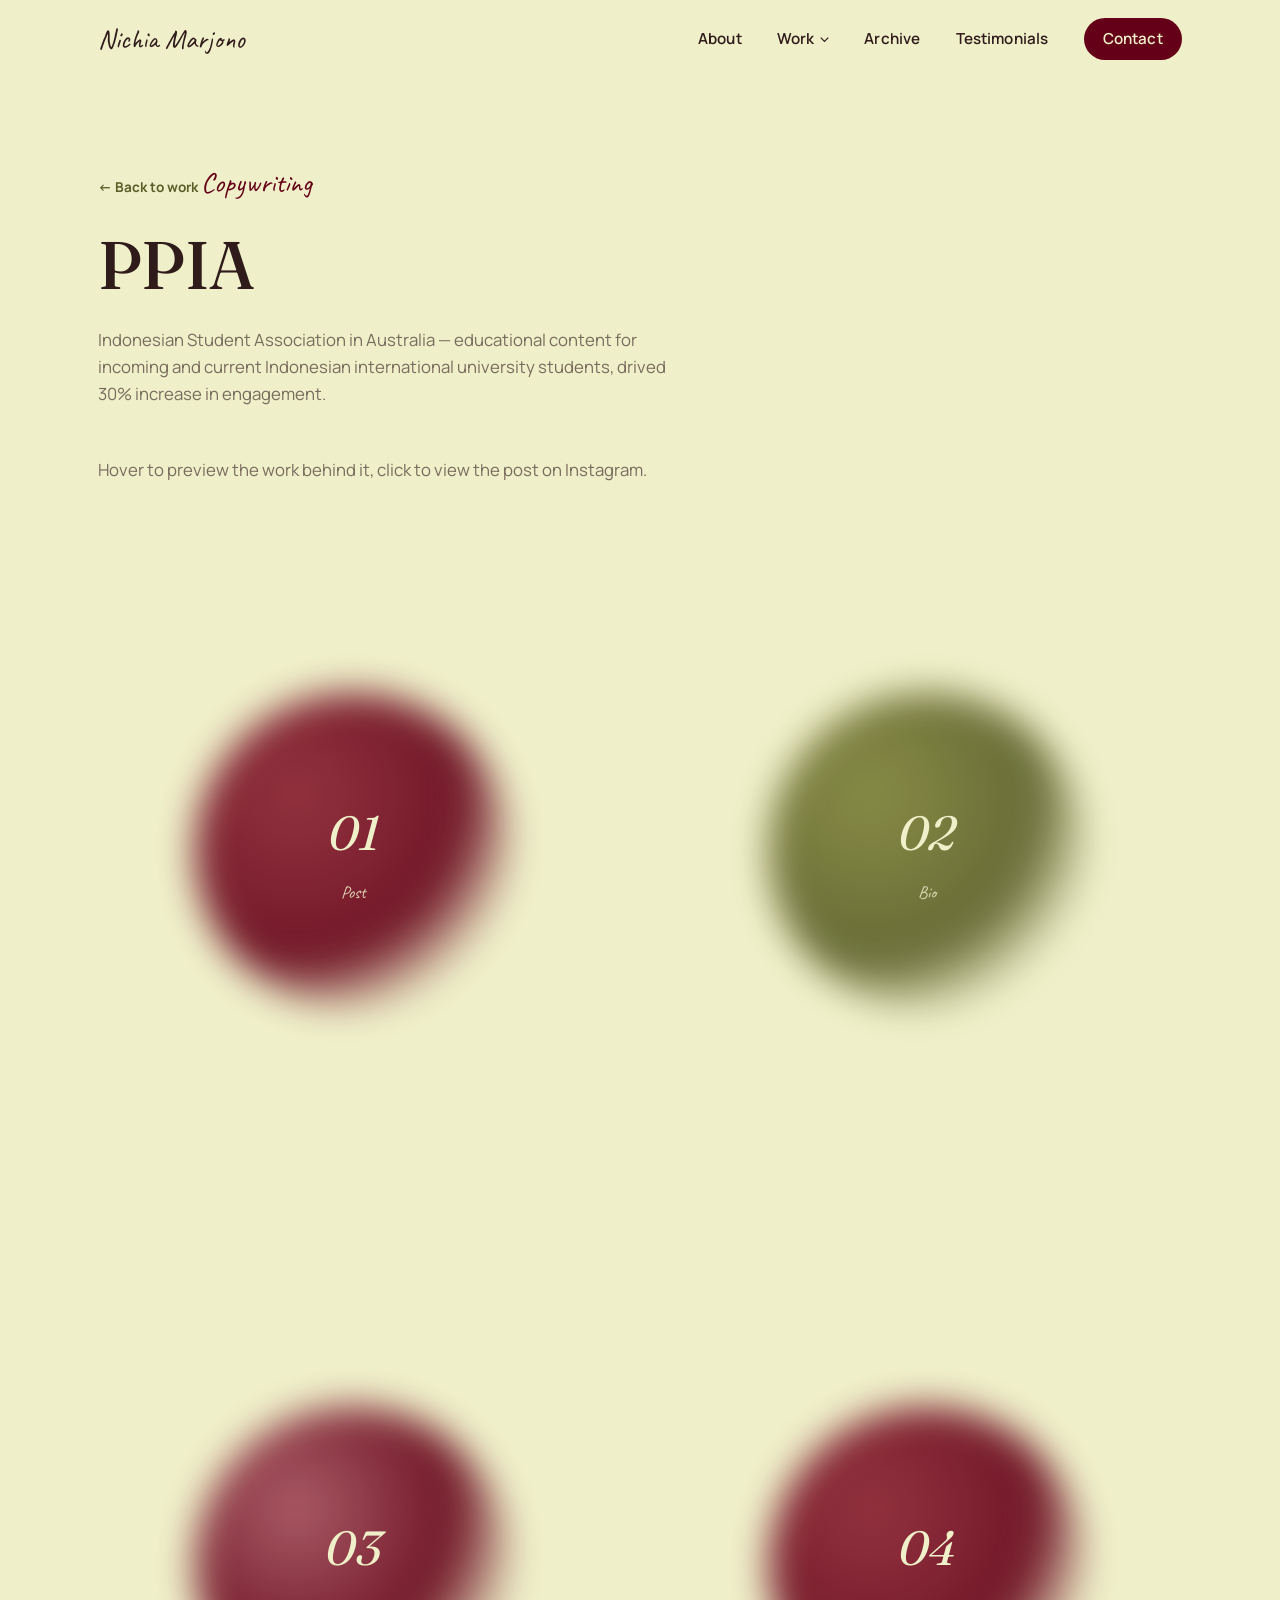
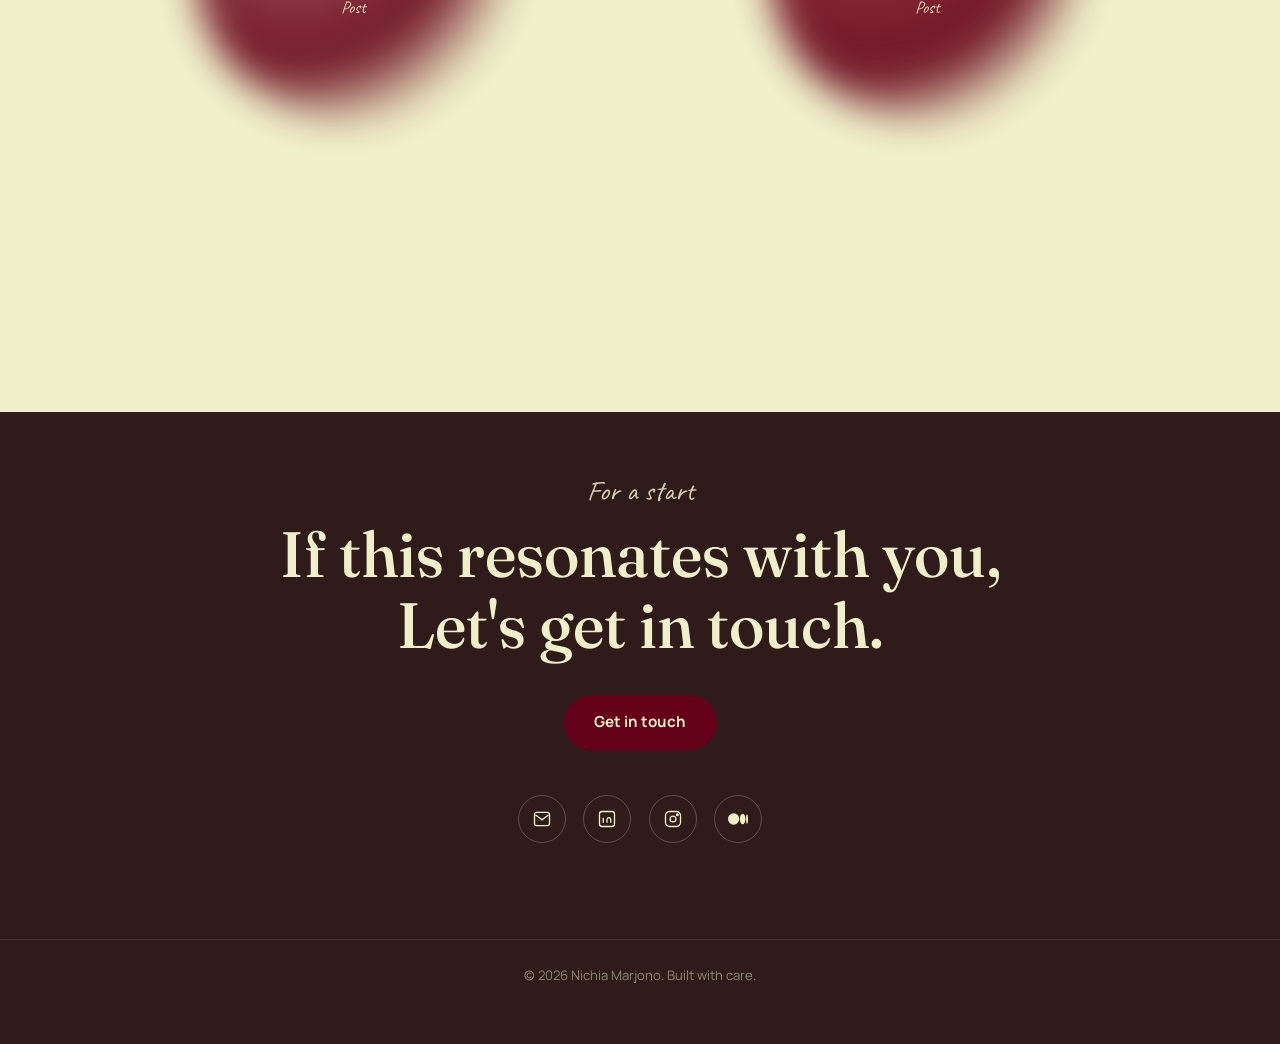
<file: ppia.html>
<!DOCTYPE html>
<html lang="en">
<head>
<meta charset="UTF-8">
<meta name="viewport" content="width=device-width, initial-scale=1.0">
<title>PPIA — Nichia Marjono</title>
<meta name="description" content="Educational content for the Indonesian Student Association in Australia (PPIA).">

<link rel="preconnect" href="https://fonts.googleapis.com">
<link rel="preconnect" href="https://fonts.gstatic.com" crossorigin>
<link href="https://fonts.googleapis.com/css2?family=Fraunces:ital,opsz,wght@0,9..144,300;0,9..144,400;0,9..144,500;0,9..144,600;1,9..144,400;1,9..144,500&family=Manrope:wght@400;500;600;700;800&family=Caveat:wght@500;600;700&display=swap" rel="stylesheet">

<link rel="stylesheet" href="css/style.css">
</head>
<body>

<div class="progress-bar" id="progressBar"></div>

<header class="site-header" id="siteHeader">
  <div class="nav-inner">
    <a href="index.html#home" class="nav-logo">Nichia Marjono</a>
    <nav class="nav-links" id="navLinks">
      <a href="index.html#about" class="nav-link">About</a>

      <div class="nav-dropdown">
        <a href="index.html#work" class="nav-link nav-dropdown__trigger">
          Work
          <svg class="nav-dropdown__chevron" viewBox="0 0 12 8" fill="none" stroke="currentColor" stroke-width="1.6"><path d="M1 1.5 6 6.5 11 1.5"/></svg>
        </a>
        <div class="nav-dropdown__panel">
          <div class="nav-dropdown__panel-inner">
          <div class="nav-dropdown__cat">
            <span>Copywriting</span>
            <svg class="nav-dropdown__cat-arrow" viewBox="0 0 8 8" fill="none" stroke="currentColor" stroke-width="1.4"><path d="M1 1 7 4 1 7"/></svg>
            <div class="nav-dropdown__sub">
              <div class="nav-dropdown__sub-inner">
              <a href="aitai.html">AITAI</a>
              <a href="ppia.html">PPIA</a>
              </div>
            </div>
          </div>
          <div class="nav-dropdown__cat">
            <span>Marketing Strategy</span>
            <svg class="nav-dropdown__cat-arrow" viewBox="0 0 8 8" fill="none" stroke="currentColor" stroke-width="1.4"><path d="M1 1 7 4 1 7"/></svg>
            <div class="nav-dropdown__sub">
              <div class="nav-dropdown__sub-inner">
              <a href="aitai.html">AITAI</a>
              </div>
            </div>
          </div>
          <div class="nav-dropdown__cat">
            <span>Poetry</span>
            <svg class="nav-dropdown__cat-arrow" viewBox="0 0 8 8" fill="none" stroke="currentColor" stroke-width="1.4"><path d="M1 1 7 4 1 7"/></svg>
            <div class="nav-dropdown__sub">
              <div class="nav-dropdown__sub-inner">
              <a href="epistles.html">Love Epistles &amp; Journal Entries</a>
              </div>
            </div>
          </div>
          <div class="nav-dropdown__cat">
            <span>Video Editing</span>
            <svg class="nav-dropdown__cat-arrow" viewBox="0 0 8 8" fill="none" stroke="currentColor" stroke-width="1.4"><path d="M1 1 7 4 1 7"/></svg>
            <div class="nav-dropdown__sub">
              <div class="nav-dropdown__sub-inner">
              <a href="peachie.html">Peachie</a>
              <a href="personal-docs.html">Personal Documentations</a>
              </div>
            </div>
          </div>
          <div class="nav-dropdown__cat">
            <span>Graphic Design</span>
            <svg class="nav-dropdown__cat-arrow" viewBox="0 0 8 8" fill="none" stroke="currentColor" stroke-width="1.4"><path d="M1 1 7 4 1 7"/></svg>
            <div class="nav-dropdown__sub">
              <div class="nav-dropdown__sub-inner">
              <a href="brand-stories.html">Brand Stories</a>
              </div>
            </div>
          </div>
          </div>
        </div>
      </div>

      <a href="archive.html" class="nav-link">Archive</a>
      <a href="testimonials.html" class="nav-link">Testimonials</a>
      <a href="contact.html" class="nav-link nav-link--cta">Contact</a>
    </nav>
    <button class="nav-toggle" id="navToggle" aria-label="Toggle menu" aria-expanded="false">
      <span></span><span></span><span></span>
    </button>
  </div>
</header>

<main>

  <section class="project-hero">
    <div class="section-inner">
      <a href="index.html#work" class="project-back reveal">← Back to work</a>
      <p class="eyebrow eyebrow--script reveal project-hero__tag">Copywriting</p>
      <h1 class="section-title reveal project-hero__title">PPIA</h1>
      <p class="work-intro__lede reveal">
        Indonesian Student Association in Australia — educational content for incoming and current
        Indonesian international university students, drived 30% increase in engagement.
      </p>
    </div>
  </section>

  <section>
    <div class="section-inner project-layout">
      <p class="project-desc reveal">
        Hover to preview the work behind it, click to
        view the post on Instagram.
      </p>

      <div class="numbered-grid">

        <!-- Replace href="#" with the real Instagram post URL, and the media block with an <img> -->
        <a class="num-tile" href="https://www.instagram.com/ppiaustralia_/p/C4NjKIxyTRg/" target="_blank" rel="noopener">
          <div class="num-tile__base">
            <span class="num-tile__blob" aria-hidden="true"></span>
            <span class="num-tile__number">01</span>
            <span class="num-tile__label">Post</span>
          </div>
          <div class="num-tile__reveal">
            <div class="torn-card">
              <div class="torn-card__media"><img src="assets/ppia - austate.png" alt="Yuk Jelajahi Pendidikan di Australia!"></div>
              <p class="torn-card__title">Yuk Jelajahi Pendidikan di Australia!</p>
              <p class="torn-card__desc">Education in Australia awareness post.</p>
            </div>
          </div>
        </a>

        <a class="num-tile" href="https://www.instagram.com/ppiaustralia_/p/C4cY_HkyXR_/" target="_blank" rel="noopener">
          <div class="num-tile__base">
            <span class="num-tile__blob" aria-hidden="true"></span>
            <span class="num-tile__number">02</span>
            <span class="num-tile__label">Bio</span>
          </div>
          <div class="num-tile__reveal">
            <div class="torn-card">
              <div class="torn-card__media"><img src="assets/ppia - bdayrun.png" alt="Birthday Run"></div>
              <p class="torn-card__title">Birthday Run</p>
              <p class="torn-card__desc">PPI Australia anniversary campaign.</p>
            </div>
          </div>
        </a>

        <a class="num-tile" href="https://www.instagram.com/ppiaustralia_/p/C6tHqHvygZv/" target="_blank" rel="noopener">
          <div class="num-tile__base">
            <span class="num-tile__blob" aria-hidden="true"></span>
            <span class="num-tile__number">03</span>
            <span class="num-tile__label">Post</span>
          </div>
          <div class="num-tile__reveal">
            <div class="torn-card">
              <div class="torn-card__media"><img src="assets/ppia - auswinter.png" alt="The Science Behind Australia's Reversed Seasons"></div>
              <p class="torn-card__title">The Science Behind Australia's Reversed Seasons</p>
              <p class="torn-card__desc">Educational content series.</p>
            </div>
          </div>
        </a>

        <a class="num-tile" href="https://www.instagram.com/ppiaustralia_/p/C_LDd5jSDJg/" target="_blank" rel="noopener">
          <div class="num-tile__base">
            <span class="num-tile__blob" aria-hidden="true"></span>
            <span class="num-tile__number">04</span>
            <span class="num-tile__label">Post</span>
          </div>
          <div class="num-tile__reveal">
            <div class="torn-card">
              <div class="torn-card__media"><img src="assets/ppia - ausindo.png" alt="What Kind of Relationship Do Indonesia and Australia Share?"></div>
              <p class="torn-card__title">What Kind of Relationship Do Indonesia and Australia Share?</p>
              <p class="torn-card__desc">Independence Day feature.</p>
            </div>
          </div>
        </a>

      </div>
    </div>
  </section>

  <section class="contact" id="contact">
    <div class="section-inner reveal">
      <p class="eyebrow eyebrow--script eyebrow--light">For a start</p>
      <h2 class="contact-title">If this resonates with you,<br>Let's get in touch.</h2>

      <a href="contact.html" class="btn btn--primary contact-cta magnetic">Get in touch</a>

      <div class="social-row">
        <a href="mailto:catarinichia.marjono@gmail.com" class="social-icon" aria-label="Email" title="Email">
          <svg viewBox="0 0 24 24" fill="none" stroke="currentColor" stroke-width="1.6"><path d="M3 6.5A2.5 2.5 0 0 1 5.5 4h13A2.5 2.5 0 0 1 21 6.5v11A2.5 2.5 0 0 1 18.5 20h-13A2.5 2.5 0 0 1 3 17.5v-11Z"/><path d="m4 7 8 6 8-6"/></svg>
        </a>
        <a href="https://www.linkedin.com/in/nichiamarjono/" target="_blank" rel="noopener" class="social-icon" aria-label="LinkedIn" title="LinkedIn">
          <svg viewBox="0 0 24 24" fill="none" stroke="currentColor" stroke-width="1.6"><rect x="3" y="3" width="18" height="18" rx="3"/><path d="M7.5 10.5v6M7.5 7.5v.01M12 16.5v-3.75a2.25 2.25 0 0 1 4.5 0V16.5M12 12.75v3.75"/></svg>
        </a>
        <a href="http://www.instagram.com/etoilepoche" target="_blank" rel="noopener" class="social-icon" aria-label="Instagram" title="Instagram">
          <svg viewBox="0 0 24 24" fill="none" stroke="currentColor" stroke-width="1.6"><rect x="3" y="3" width="18" height="18" rx="5"/><circle cx="12" cy="12" r="3.5"/><circle cx="17.2" cy="6.8" r="1"/></svg>
        </a>
        <a href="https://medium.com/@etoilep" target="_blank" rel="noopener" class="social-icon" aria-label="Medium" title="Medium">
          <svg viewBox="0 0 24 24" fill="currentColor"><path d="M13.54 12a6.8 6.8 0 0 1-6.77 6.82A6.8 6.8 0 0 1 0 12a6.8 6.8 0 0 1 6.77-6.82A6.8 6.8 0 0 1 13.54 12zM20.96 12c0 3.54-1.51 6.42-3.38 6.42-1.87 0-3.38-2.88-3.38-6.42s1.51-6.42 3.38-6.42 3.38 2.88 3.38 6.42zM24 12c0 3.17-.53 5.75-1.19 5.75-.66 0-1.19-2.58-1.19-5.75s.53-5.75 1.19-5.75C23.47 6.25 24 8.83 24 12z"/></svg>
        </a>
      </div>
    </div>

    <footer class="site-footer">
      <p>© <span id="year"></span> Nichia Marjono. Built with care.</p>
    </footer>
  </section>

</main>

<script src="js/main.js"></script>
</body>
</html>
</file>
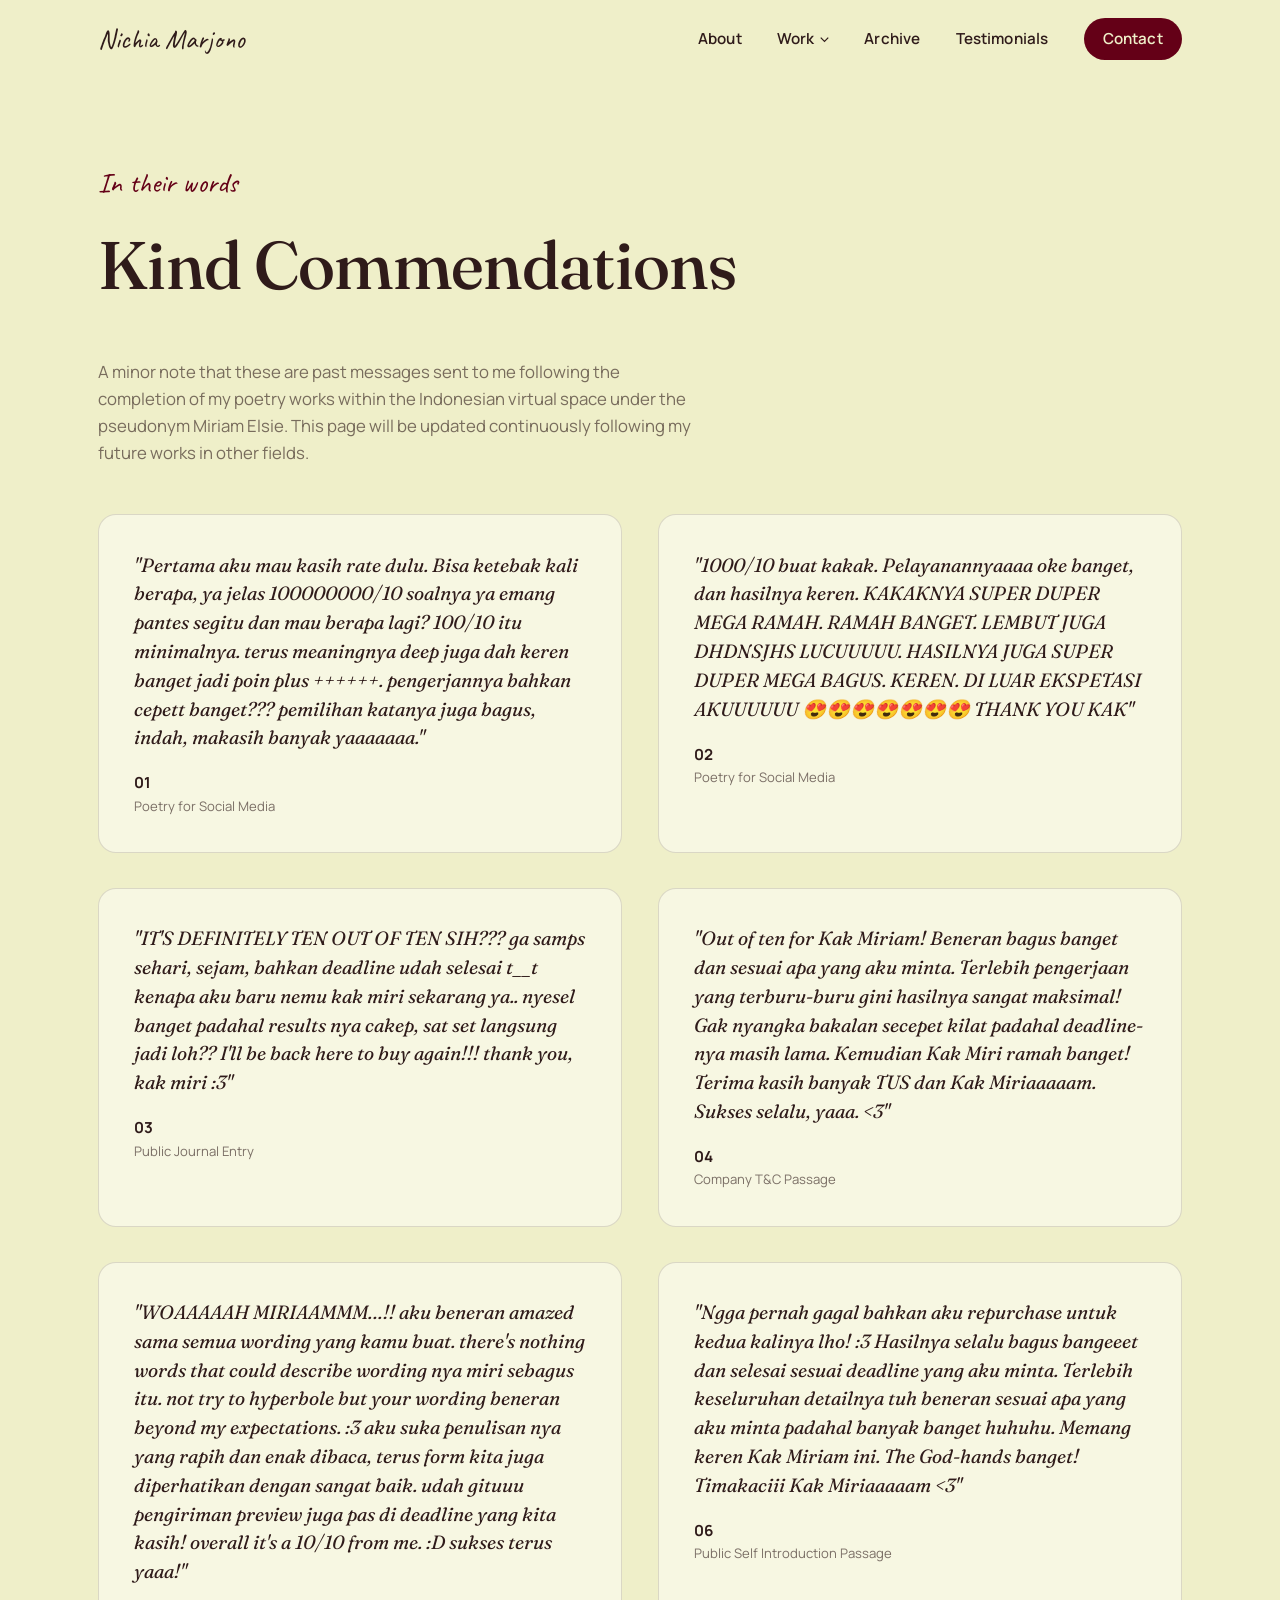
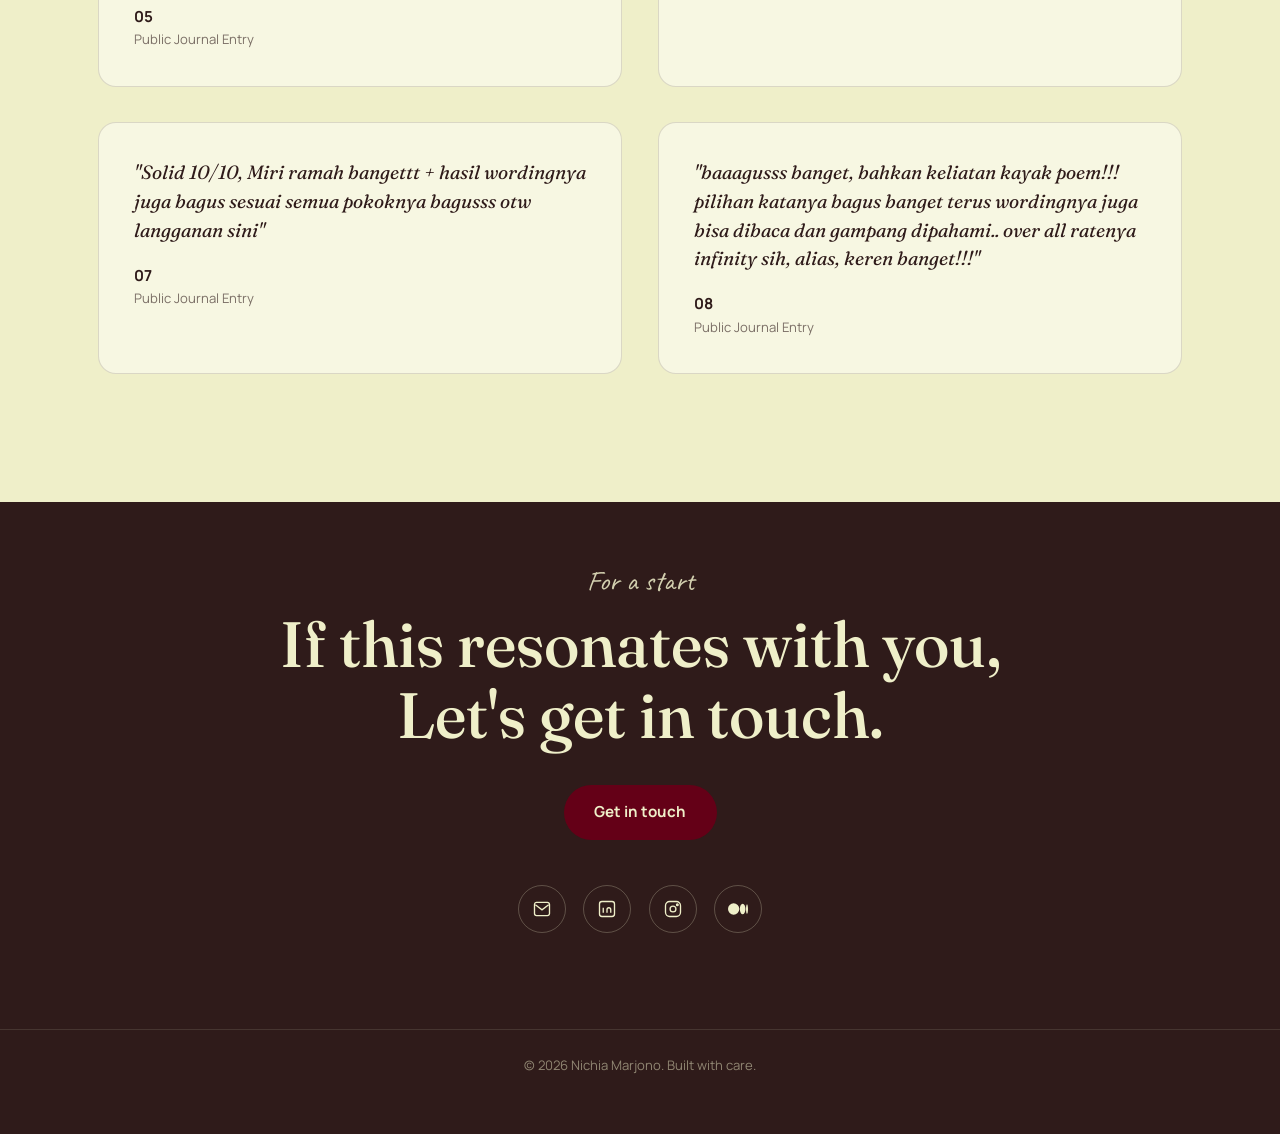
<file: testimonials.html>
<!DOCTYPE html>
<html lang="en">
<head>
<meta charset="UTF-8">
<meta name="viewport" content="width=device-width, initial-scale=1.0">
<title>Testimonials — Nichia Marjono</title>
<meta name="description" content="Kind words from people Nichia Marjono has worked with.">

<link rel="preconnect" href="https://fonts.googleapis.com">
<link rel="preconnect" href="https://fonts.gstatic.com" crossorigin>
<link href="https://fonts.googleapis.com/css2?family=Fraunces:ital,opsz,wght@0,9..144,300;0,9..144,400;0,9..144,500;0,9..144,600;1,9..144,400;1,9..144,500&family=Manrope:wght@400;500;600;700;800&family=Caveat:wght@500;600;700&display=swap" rel="stylesheet">

<link rel="stylesheet" href="css/style.css">
</head>
<body>

<div class="progress-bar" id="progressBar"></div>

<header class="site-header" id="siteHeader">
  <div class="nav-inner">
    <a href="index.html#home" class="nav-logo">Nichia Marjono</a>
    <nav class="nav-links" id="navLinks">
      <a href="index.html#about" class="nav-link">About</a>

      <div class="nav-dropdown">
        <a href="index.html#work" class="nav-link nav-dropdown__trigger">
          Work
          <svg class="nav-dropdown__chevron" viewBox="0 0 12 8" fill="none" stroke="currentColor" stroke-width="1.6"><path d="M1 1.5 6 6.5 11 1.5"/></svg>
        </a>
        <div class="nav-dropdown__panel">
          <div class="nav-dropdown__panel-inner">
          <div class="nav-dropdown__cat">
            <span>Copywriting</span>
            <svg class="nav-dropdown__cat-arrow" viewBox="0 0 8 8" fill="none" stroke="currentColor" stroke-width="1.4"><path d="M1 1 7 4 1 7"/></svg>
            <div class="nav-dropdown__sub">
              <div class="nav-dropdown__sub-inner">
              <a href="aitai.html">AITAI</a>
              <a href="ppia.html">PPIA</a>
              </div>
            </div>
          </div>
          <div class="nav-dropdown__cat">
            <span>Marketing Strategy</span>
            <svg class="nav-dropdown__cat-arrow" viewBox="0 0 8 8" fill="none" stroke="currentColor" stroke-width="1.4"><path d="M1 1 7 4 1 7"/></svg>
            <div class="nav-dropdown__sub">
              <div class="nav-dropdown__sub-inner">
              <a href="aitai.html">AITAI</a>
              </div>
            </div>
          </div>
          <div class="nav-dropdown__cat">
            <span>Poetry</span>
            <svg class="nav-dropdown__cat-arrow" viewBox="0 0 8 8" fill="none" stroke="currentColor" stroke-width="1.4"><path d="M1 1 7 4 1 7"/></svg>
            <div class="nav-dropdown__sub">
              <div class="nav-dropdown__sub-inner">
              <a href="epistles.html">Love Epistles &amp; Journal Entries</a>
              </div>
            </div>
          </div>
          <div class="nav-dropdown__cat">
            <span>Video Editing</span>
            <svg class="nav-dropdown__cat-arrow" viewBox="0 0 8 8" fill="none" stroke="currentColor" stroke-width="1.4"><path d="M1 1 7 4 1 7"/></svg>
            <div class="nav-dropdown__sub">
              <div class="nav-dropdown__sub-inner">
              <a href="peachie.html">Peachie</a>
              <a href="personal-docs.html">Personal Documentations</a>
              </div>
            </div>
          </div>
          <div class="nav-dropdown__cat">
            <span>Graphic Design</span>
            <svg class="nav-dropdown__cat-arrow" viewBox="0 0 8 8" fill="none" stroke="currentColor" stroke-width="1.4"><path d="M1 1 7 4 1 7"/></svg>
            <div class="nav-dropdown__sub">
              <div class="nav-dropdown__sub-inner">
              <a href="brand-stories.html">Brand Stories</a>
              </div>
            </div>
          </div>
          </div>
        </div>
      </div>

      <a href="archive.html" class="nav-link">Archive</a>
      <a href="testimonials.html" class="nav-link">Testimonials</a>
      <a href="contact.html" class="nav-link nav-link--cta">Contact</a>
    </nav>
    <button class="nav-toggle" id="navToggle" aria-label="Toggle menu" aria-expanded="false">
      <span></span><span></span><span></span>
    </button>
  </div>
</header>

<main>

  <section class="work-intro">
    <div class="section-inner">
      <p class="eyebrow eyebrow--script reveal">In their words</p>
      <h1 class="section-title reveal">Kind Commendations</h1>
      <p class="work-intro__lede reveal">
        A minor note that these are past messages sent to me following the completion of my poetry works within the Indonesian virtual space under the pseudonym Miriam Elsie. This page will be updated continuously following my future works in other fields.
      </p>
    </div>
  </section>

  <section>
    <div class="section-inner project-layout">
      <div class="testimonials-grid">

        <div class="testimonial-card reveal">
          <p class="testimonial-card__quote">"Pertama aku mau kasih rate dulu. Bisa ketebak kali berapa, ya jelas 100000000/10 soalnya ya emang pantes segitu dan mau berapa lagi? 100/10 itu minimalnya. terus meaningnya deep juga dah keren banget jadi poin plus ++++++. pengerjannya bahkan cepett banget??? pemilihan katanya juga bagus, indah, makasih banyak yaaaaaaa."</p>
          <div class="testimonial-card__author">
            <span class="testimonial-card__name">01</span>
            <span class="testimonial-card__role">Poetry for Social Media</span>
          </div>
        </div>

        <div class="testimonial-card reveal">
          <p class="testimonial-card__quote">"1000/10 buat kakak. Pelayanannyaaaa oke banget, dan hasilnya keren. KAKAKNYA SUPER DUPER MEGA RAMAH. RAMAH BANGET. LEMBUT JUGA DHDNSJHS LUCUUUUU. HASILNYA JUGA SUPER DUPER MEGA BAGUS. KEREN. DI LUAR EKSPETASI AKUUUUUU 😍😍😍😍😍😍😍 THANK YOU KAK"</p>
          <div class="testimonial-card__author">
            <span class="testimonial-card__name">02</span>
            <span class="testimonial-card__role">Poetry for Social Media</span>
          </div>
        </div>

        <div class="testimonial-card reveal">
          <p class="testimonial-card__quote">"IT'S DEFINITELY TEN OUT OF TEN SIH??? ga samps sehari, sejam, bahkan deadline udah selesai t__t kenapa aku baru nemu kak miri sekarang ya.. nyesel banget padahal results nya cakep, sat set langsung jadi loh?? I'll be back here to buy again!!! thank you, kak miri :3"</p>
          <div class="testimonial-card__author">
            <span class="testimonial-card__name">03</span>
            <span class="testimonial-card__role">Public Journal Entry</span>
          </div>
        </div>

        <div class="testimonial-card reveal">
          <p class="testimonial-card__quote">"Out of ten for Kak Miriam! Beneran bagus banget dan sesuai apa yang aku minta. Terlebih pengerjaan yang terburu-buru gini hasilnya sangat maksimal! Gak nyangka bakalan secepet kilat padahal deadline-nya masih lama. Kemudian Kak Miri ramah banget! Terima kasih banyak TUS dan Kak Miriaaaaam. Sukses selalu, yaaa. <3"</p>
          <div class="testimonial-card__author">
            <span class="testimonial-card__name">04</span>
            <span class="testimonial-card__role">Company T&C Passage</span>
          </div>
        </div>

        <div class="testimonial-card reveal">
          <p class="testimonial-card__quote">"WOAAAAAH MIRIAAMMM…!! aku beneran amazed sama semua wording yang kamu buat. there's nothing words that could describe wording nya miri sebagus itu. not try to hyperbole but your wording beneran beyond my expectations. :3 aku suka penulisan nya yang rapih dan enak dibaca, terus form kita juga diperhatikan dengan sangat baik. udah gituuu pengiriman preview juga pas di deadline yang kita kasih! overall it's a 10/10 from me. :D sukses terus yaaa!"</p>
          <div class="testimonial-card__author">
            <span class="testimonial-card__name">05</span>
            <span class="testimonial-card__role">Public Journal Entry</span>
          </div>
        </div>

        <div class="testimonial-card reveal">
          <p class="testimonial-card__quote">"Ngga pernah gagal bahkan aku repurchase untuk kedua kalinya lho! :3 Hasilnya selalu bagus bangeeet dan selesai sesuai deadline yang aku minta. Terlebih keseluruhan detailnya tuh beneran sesuai apa yang aku minta padahal banyak banget huhuhu. Memang keren Kak Miriam ini. The God-hands banget! Timakaciii Kak Miriaaaaam <3"</p>
          <div class="testimonial-card__author">
            <span class="testimonial-card__name">06</span>
            <span class="testimonial-card__role">Public Self Introduction Passage</span>
          </div>
        </div>

        <div class="testimonial-card reveal">
          <p class="testimonial-card__quote">"Solid 10/10, Miri ramah bangettt + hasil wordingnya juga bagus sesuai semua pokoknya bagusss otw langganan sini"</p>
          <div class="testimonial-card__author">
            <span class="testimonial-card__name">07</span>
            <span class="testimonial-card__role">Public Journal Entry</span>
          </div>
        </div>

        <div class="testimonial-card reveal">
          <p class="testimonial-card__quote">"baaagusss banget, bahkan keliatan kayak poem!!! pilihan katanya bagus banget terus wordingnya juga bisa dibaca dan gampang dipahami.. over all  ratenya infinity sih, alias, keren banget!!!"</p>
          <div class="testimonial-card__author">
            <span class="testimonial-card__name">08</span>
            <span class="testimonial-card__role">Public Journal Entry</span>
          </div>
        </div>

      </div>
    </div>
  </section>

  <section class="contact" id="contact">
    <div class="section-inner reveal">
      <p class="eyebrow eyebrow--script eyebrow--light">For a start</p>
      <h2 class="contact-title">If this resonates with you,<br>Let's get in touch.</h2>

      <a href="contact.html" class="btn btn--primary contact-cta magnetic">Get in touch</a>

      <div class="social-row">
        <a href="mailto:catarinichia.marjono@gmail.com" class="social-icon" aria-label="Email" title="Email">
          <svg viewBox="0 0 24 24" fill="none" stroke="currentColor" stroke-width="1.6"><path d="M3 6.5A2.5 2.5 0 0 1 5.5 4h13A2.5 2.5 0 0 1 21 6.5v11A2.5 2.5 0 0 1 18.5 20h-13A2.5 2.5 0 0 1 3 17.5v-11Z"/><path d="m4 7 8 6 8-6"/></svg>
        </a>
        <a href="https://www.linkedin.com/in/nichiamarjono/" target="_blank" rel="noopener" class="social-icon" aria-label="LinkedIn" title="LinkedIn">
          <svg viewBox="0 0 24 24" fill="none" stroke="currentColor" stroke-width="1.6"><rect x="3" y="3" width="18" height="18" rx="3"/><path d="M7.5 10.5v6M7.5 7.5v.01M12 16.5v-3.75a2.25 2.25 0 0 1 4.5 0V16.5M12 12.75v3.75"/></svg>
        </a>
        <a href="http://www.instagram.com/etoilepoche" target="_blank" rel="noopener" class="social-icon" aria-label="Instagram" title="Instagram">
          <svg viewBox="0 0 24 24" fill="none" stroke="currentColor" stroke-width="1.6"><rect x="3" y="3" width="18" height="18" rx="5"/><circle cx="12" cy="12" r="3.5"/><circle cx="17.2" cy="6.8" r="1"/></svg>
        </a>
        <a href="https://medium.com/@etoilep" target="_blank" rel="noopener" class="social-icon" aria-label="Medium" title="Medium">
          <svg viewBox="0 0 24 24" fill="currentColor"><path d="M13.54 12a6.8 6.8 0 0 1-6.77 6.82A6.8 6.8 0 0 1 0 12a6.8 6.8 0 0 1 6.77-6.82A6.8 6.8 0 0 1 13.54 12zM20.96 12c0 3.54-1.51 6.42-3.38 6.42-1.87 0-3.38-2.88-3.38-6.42s1.51-6.42 3.38-6.42 3.38 2.88 3.38 6.42zM24 12c0 3.17-.53 5.75-1.19 5.75-.66 0-1.19-2.58-1.19-5.75s.53-5.75 1.19-5.75C23.47 6.25 24 8.83 24 12z"/></svg>
        </a>
      </div>
    </div>

    <footer class="site-footer">
      <p>© <span id="year"></span> Nichia Marjono. Built with care.</p>
    </footer>
  </section>

</main>

<script src="js/main.js"></script>
</body>
</html>
</file>
<file: css/style.css>
/* ==========================================================================
   Design tokens — palette pulled from your moodboard:
   olive 5A5E27 / wine 640017 / near-black brown 2F1B1A / ivory EFEFC9
   ========================================================================== */
:root{
  --ivory:      #EFEFC9;
  --ivory-dim:  #e6e6ba;
  --ink:        #2F1B1A;
  --wine:       #640017;
  --wine-light: #8a1f31;
  --olive:      #5A5E27;
  --olive-light:#7c8138;

  --bg:      var(--ivory);
  --bg-card: #f7f7e2;
  --text:    var(--ink);
  --text-soft: rgba(47,27,26,0.62);
  --accent:  var(--wine);
  --accent-soft: var(--olive);
  --border:  rgba(47,27,26,0.14);

  --font-display: "Fraunces", ui-serif, Georgia, serif;
  --font-body: "Manrope", -apple-system, BlinkMacSystemFont, "Segoe UI", sans-serif;
  --font-script: "Caveat", cursive;

  --ease: cubic-bezier(.22,.7,.24,1);
  --container: 1180px;
}

*, *::before, *::after{ box-sizing: border-box; }
html{ scroll-behavior: smooth; }
body{
  margin: 0;
  background: var(--bg);
  color: var(--text);
  font-family: var(--font-body);
  font-size: 16px;
  line-height: 1.6;
  -webkit-font-smoothing: antialiased;
  overflow-x: hidden;
}
img{ max-width: 100%; display: block; }
a{ color: inherit; text-decoration: none; }
h1,h2,h3{ font-family: var(--font-display); font-weight: 500; margin: 0; }
p{ margin: 0; }
ul{ margin:0; padding:0; list-style:none; }

@media (prefers-reduced-motion: reduce){
  html{ scroll-behavior: auto; }
  *, *::before, *::after{ animation-duration: 0.001ms !important; animation-iteration-count: 1 !important; transition-duration: 0.001ms !important; }
}

.section-inner{
  max-width: var(--container);
  margin: 0 auto;
  padding: 0 clamp(1.5rem, 5vw, 3rem);
}

.eyebrow{
  font-family: var(--font-script);
  font-size: clamp(1.4rem, 2.2vw, 1.8rem);
  color: var(--accent);
  margin-bottom: 0.4rem;
  display: inline-block;
}
.eyebrow--light{ color: var(--ivory); opacity: .85; }

.section-title{
  font-size: clamp(2.4rem, 6vw, 4.2rem);
  letter-spacing: -0.01em;
  margin-bottom: clamp(2rem, 6vw, 3.5rem);
}

.section-title--script{
  font-family: var(--font-script);
  font-weight: 500;
  font-size: clamp(1.8rem, 4vw, 2.4rem);
  margin-bottom: clamp(1.4rem, 3vw, 2rem);
}
.section-title--script strong{
  font-weight: 700;
  color: var(--accent);
}

/* Reveal-on-scroll */
.reveal{
  opacity: 0;
  transform: translateY(28px);
  transition: opacity .8s var(--ease), transform .8s var(--ease);
}
.reveal.is-visible{ opacity: 1; transform: translateY(0); }

/* Progress bar */
.progress-bar{
  position: fixed; top:0; left:0; height: 3px; width: 0%;
  background: var(--accent); z-index: 999; transition: width .1s linear;
}

/* ==========================================================================
   Nav
   ========================================================================== */
.site-header{
  position: fixed; top:0; left:0; right:0; z-index: 500;
  padding: 1.1rem 0;
  transition: background .35s var(--ease), box-shadow .35s var(--ease), padding .35s var(--ease);
}
.site-header.scrolled{
  background: rgba(239,239,201,0.85);
  backdrop-filter: blur(10px);
  box-shadow: 0 1px 0 var(--border);
  padding: 0.75rem 0;
}
.nav-inner{
  max-width: var(--container);
  margin: 0 auto;
  padding: 0 clamp(1.5rem, 5vw, 3rem);
  display: flex; align-items: center; justify-content: space-between;
}
.nav-logo{
  font-family: var(--font-script);
  font-size: 1.7rem;
  color: var(--text);
}
.nav-links{ display: flex; align-items: center; gap: clamp(1.2rem, 3vw, 2.2rem); }
.nav-link{
  font-size: 0.95rem; font-weight: 600; letter-spacing: .01em;
  position: relative; padding: .3rem 0;
}
.nav-link::after{
  content:""; position:absolute; left:0; bottom:0; height:1px; width:0;
  background: currentColor; transition: width .3s var(--ease);
}
.nav-link:hover::after{ width: 100%; }
.nav-link--cta{
  background: var(--accent); color: var(--ivory) !important;
  padding: .55rem 1.2rem; border-radius: 999px;
}

/* Work dropdown (category -> project flyout) */
.nav-dropdown{ position: relative; }
.nav-dropdown__trigger{ display: inline-flex; align-items: center; gap: .35rem; }
.nav-dropdown__chevron{ width: 9px; height: 9px; transition: transform .3s var(--ease); }
.nav-dropdown:hover .nav-dropdown__chevron,
.nav-dropdown.is-open .nav-dropdown__chevron{ transform: rotate(180deg); }

.nav-dropdown__panel{
  position: absolute; top: 100%; left: 50%;
  transform: translateX(-50%);
  padding-top: 1rem; /* closes the hover gap between trigger and card below */
  min-width: 230px;
  opacity: 0; visibility: hidden; pointer-events: none;
  transition: opacity .25s ease, visibility .25s;
  z-index: 600;
}
.nav-dropdown__panel-inner{
  background: var(--bg); border: 1px solid var(--border); border-radius: 14px;
  box-shadow: 0 24px 48px -20px rgba(47,27,26,.35);
  padding: .5rem;
  transform: translateY(6px);
  transition: transform .25s ease;
}
.nav-dropdown:hover .nav-dropdown__panel-inner,
.nav-dropdown:focus-within .nav-dropdown__panel-inner,
.nav-dropdown.is-open .nav-dropdown__panel-inner{ transform: translateY(0); }
.nav-dropdown:hover .nav-dropdown__panel,
.nav-dropdown:focus-within .nav-dropdown__panel,
.nav-dropdown.is-open .nav-dropdown__panel{
  opacity: 1; visibility: visible; pointer-events: auto;
}

.nav-dropdown__cat{
  position: relative;
  padding: .6rem .9rem; border-radius: 8px;
  font-size: .88rem; font-weight: 600; color: var(--text);
  cursor: pointer; user-select: none;
  display: flex; align-items: center; justify-content: space-between; gap: .6rem;
  transition: background .2s ease, color .2s ease;
}
.nav-dropdown__cat:hover, .nav-dropdown__cat.is-open{ background: var(--bg-card); color: var(--accent); }
.nav-dropdown__cat-arrow{ width: 7px; height: 7px; opacity: .45; flex-shrink: 0; }

.nav-dropdown__sub{
  position: absolute; top: -.5rem; left: 100%;
  padding-left: .6rem; /* closes the hover gap; card chrome lives on the inner box */
  min-width: 220px;
  opacity: 0; visibility: hidden; pointer-events: none;
  transition: opacity .2s ease, visibility .2s;
}
.nav-dropdown__sub-inner{
  background: var(--bg); border: 1px solid var(--border); border-radius: 14px;
  box-shadow: 0 24px 48px -20px rgba(47,27,26,.35);
  padding: .5rem;
  display: flex; flex-direction: column;
}
.nav-dropdown__cat:hover .nav-dropdown__sub,
.nav-dropdown__cat:focus-within .nav-dropdown__sub,
.nav-dropdown__cat.is-open .nav-dropdown__sub{
  opacity: 1; visibility: visible; pointer-events: auto;
}
.nav-dropdown__sub a{
  padding: .55rem .8rem; border-radius: 8px; font-size: .85rem; font-weight: 600; color: var(--text);
  transition: background .2s ease, color .2s ease;
}
.nav-dropdown__sub a:hover{ background: var(--bg-card); color: var(--accent); }
.nav-link--cta::after{ display:none; }
.nav-link--cta:hover{ background: var(--wine-light); }

.nav-toggle{
  display:none; flex-direction: column; justify-content: center; gap: 5px;
  width: 34px; height: 34px; background: none; border: none; cursor: pointer; padding: 0;
}
.nav-toggle span{
  display:block; height: 2px; width: 100%; background: var(--text);
  transition: transform .3s var(--ease), opacity .3s var(--ease);
}
.nav-toggle[aria-expanded="true"] span:nth-child(1){ transform: translateY(7px) rotate(45deg); }
.nav-toggle[aria-expanded="true"] span:nth-child(2){ opacity: 0; }
.nav-toggle[aria-expanded="true"] span:nth-child(3){ transform: translateY(-7px) rotate(-45deg); }

/* ==========================================================================
   Hero
   ========================================================================== */
.hero{
  position: relative;
  min-height: 100svh;
  display: flex; flex-direction: column; align-items: flex-start; justify-content: center;
  padding: 6rem clamp(1.5rem, 5vw, 3rem) clamp(9rem, 16vw, 11rem);
  max-width: var(--container);
  margin: 0 auto;
  overflow: hidden;
}
.hero-blob{
  position: absolute;
  width: min(60vw, 55vh, 640px); height: min(60vw, 55vh, 640px);
  top: 50%; right: clamp(1rem, 4vw, 3rem); transform: translateY(-50%);
  background: radial-gradient(circle at 30% 30%, var(--olive-light), var(--wine) 65%, transparent 75%);
  filter: blur(60px);
  opacity: .35;
  border-radius: 50%;
  z-index: 0;
  pointer-events: none;
  transition: transform .3s ease-out;
  animation: blobFloat 12s ease-in-out infinite;
}
@keyframes blobFloat{
  0%,100%{ border-radius: 50% 50% 50% 50%; }
  33%{ border-radius: 60% 40% 55% 45%; }
  66%{ border-radius: 45% 55% 40% 60%; }
}
.hero-inner{ position: relative; z-index: 1; max-width: 780px; }
.hero-title{
  font-size: clamp(2.8rem, 8vw, 5.6rem);
  line-height: 1.02;
  letter-spacing: -0.02em;
  display: flex; flex-direction: column; gap: .1em;
}
.hero-title__accent{
  font-style: italic;
  font-weight: 400;
  color: var(--accent);
}
.hero-lede{
  margin-top: 1.6rem;
  max-width: 46ch;
  font-size: clamp(1.05rem, 2vw, 1.25rem);
  color: var(--text-soft);
}
.hero-actions{ margin-top: 2.4rem; display: flex; gap: 1rem; flex-wrap: wrap; }

.btn{
  display: inline-flex; align-items: center; justify-content: center;
  padding: .95rem 1.9rem;
  border-radius: 999px;
  font-weight: 700; font-size: .95rem;
  transition: transform .35s var(--ease), background .3s ease, color .3s ease, box-shadow .3s ease;
  will-change: transform;
}
.btn--primary{ background: var(--accent); color: var(--ivory); }
.btn--primary:hover{ background: var(--ink); box-shadow: 0 10px 24px -8px rgba(47,27,26,.4); }
.btn--ghost{ border: 1.5px solid var(--border); color: var(--text); }
.btn--ghost:hover{ border-color: var(--text); background: var(--ink); color: var(--ivory); }

.scroll-badge{
  position: absolute; left: clamp(1.5rem, 5vw, 3rem); bottom: 2rem;
  width: 96px; height: 96px;
  display: flex; align-items: center; justify-content: center;
  color: var(--text-soft);
  transition: color .3s ease, transform .3s var(--ease);
}
.scroll-badge:hover{ color: var(--accent); transform: scale(1.06); }
.scroll-badge__ring{
  position: absolute; inset: 0; width: 100%; height: 100%;
  fill: currentColor;
  animation: spinSlow 14s linear infinite;
}
.scroll-badge__arrow{
  position: relative; z-index: 1;
  width: 18px; height: 18px;
  color: var(--accent);
  animation: bounceArrow 1.7s ease-in-out infinite;
}
.scroll-badge__arrow svg{ width: 100%; height: 100%; }
@keyframes spinSlow{ to{ transform: rotate(360deg); } }
@keyframes bounceArrow{ 0%,100%{ transform: translateY(0); } 50%{ transform: translateY(6px); } }

/* ==========================================================================
   About
   ========================================================================== */
.about{ padding: clamp(1.5rem, 4vw, 2.5rem) 0 clamp(3rem, 6vw, 4rem); }
.about-grid{
  display: grid; grid-template-columns: 0.85fr 1.15fr; gap: clamp(2.5rem, 6vw, 5rem);
  align-items: center;
}
.about-media{ display: flex; flex-direction: column; }
.about-photo{
  aspect-ratio: 4/5; width: 100%;
  border: 1.5px dashed var(--border);
  border-radius: 18px;
  background: var(--bg-card);
  display: flex; align-items: center; justify-content: center;
  text-align: center; color: var(--text-soft); font-size: .9rem;
  padding: 1rem;
}
.about-photo__caption{
  margin-top: 1.2rem; font-size: .85rem; line-height: 1.5; color: var(--text-soft);
}
.about-photo__caption-label{
  display: block;
  font-family: var(--font-script); font-size: 1.3rem; color: var(--accent-soft);
  margin-bottom: .2rem;
}
.about-copy{ font-size: 1.05rem; color: var(--text-soft); display: flex; flex-direction: column; gap: 1.3rem; }
.about-copy__lead{
  font-family: var(--font-display); font-size: clamp(1.4rem, 2.4vw, 1.8rem);
  color: var(--text); font-style: italic; font-weight: 400;
}
.about-copy__quote{
  font-family: var(--font-script); font-size: 1.6rem; line-height: 1.3;
  color: var(--accent-soft); margin-top: .4rem;
}
.stats-row{
  display: flex; gap: clamp(1.2rem, 3vw, 2rem); margin-top: 1.6rem;
  padding-top: 1.6rem; border-top: 1px solid var(--border); flex-wrap: wrap;
}
.stat{ display: flex; flex-direction: column; }
.stat__num{
  font-family: var(--font-display); font-size: clamp(1.8rem, 4vw, 2.4rem); color: var(--accent); line-height: 1;
}
.stat__label{ font-size: .78rem; color: var(--text-soft); margin-top: .4rem; }

/* ==========================================================================
   Archive
   ========================================================================== */
.archive{ padding: clamp(2.5rem, 6vw, 4rem) 0 clamp(5rem, 10vw, 8rem); }
.archive-grid{
  display: grid; grid-template-columns: repeat(4, 1fr); grid-auto-rows: 160px;
  gap: clamp(.8rem, 2vw, 1.2rem);
}
.archive-tile{
  border: 1.5px dashed var(--border);
  border-radius: 14px;
  background: var(--bg-card);
  display: flex; align-items: center; justify-content: center;
  color: var(--text-soft); font-size: .8rem;
  overflow: hidden;
  transition: transform .4s var(--ease);
}
.archive-tile:hover{ transform: scale(1.03); }
.archive-tile img{ width: 100%; height: 100%; object-fit: cover; }
.archive-tile--tall{ grid-row: span 2; }

/* ==========================================================================
   Forte / marquee
   ========================================================================== */
.forte{
  position: relative;
  background: var(--ink); color: var(--ivory);
  padding: clamp(1.8rem, 4vw, 2.5rem) 0 calc(clamp(1.6rem, 3vw, 2.2rem) + clamp(7rem, 16vw, 11rem));
  overflow: hidden;
}
.forte-blob{
  position: absolute; inset: -30%;
  background: radial-gradient(circle at 28% 35%, var(--olive-light) 0%, var(--olive) 32%, var(--ink) 68%, transparent 72%);
  opacity: .55;
  filter: blur(70px);
  z-index: 0;
  pointer-events: none;
  animation: blobFloat 16s ease-in-out infinite;
}
.forte::after{
  content: "";
  position: absolute; left: 0; right: 0; bottom: 0; height: clamp(7rem, 16vw, 11rem);
  background: linear-gradient(to bottom,
    rgba(239,239,201,0) 0%,
    rgba(239,239,201,0.35) 55%,
    rgba(239,239,201,0.75) 80%,
    var(--bg) 100%);
  z-index: 2;
  pointer-events: none;
}
.forte-heading{
  position: relative; z-index: 1;
  text-align: center; font-family: var(--font-script);
  font-size: clamp(1.5rem, 3vw, 2rem); color: var(--ivory);
  opacity: .85; margin-bottom: 2rem;
}
.marquee{
  position: relative; z-index: 1;
  overflow: hidden; white-space: nowrap; margin: .6rem 0; -webkit-mask-image: linear-gradient(90deg, transparent, #000 8%, #000 92%, transparent); mask-image: linear-gradient(90deg, transparent, #000 8%, #000 92%, transparent);
}
.marquee-track{
  display: inline-flex; gap: 2.2rem;
  animation: marqueeLeft 28s linear infinite;
}
.marquee--right .marquee-track{ animation-name: marqueeRight; animation-duration: 34s; }
.marquee-track span{
  font-family: var(--font-display); font-style: italic; font-weight: 400;
  font-size: clamp(1.6rem, 4vw, 2.6rem);
  color: var(--ivory-dim);
  padding: .2rem 1.4rem;
  border: 1px solid rgba(239,239,201,0.18);
  border-radius: 999px;
}
.marquee--right .marquee-track span{ color: var(--ivory); opacity: .6; }
@keyframes marqueeLeft{ from{ transform: translateX(0); } to{ transform: translateX(-50%); } }
@keyframes marqueeRight{ from{ transform: translateX(-50%); } to{ transform: translateX(0); } }

/* ==========================================================================
   Services — lives inside .forte itself (same background/blob, no seam
   between the marquee and the cards below it).
   ========================================================================== */
.services-inner{
  position: relative; z-index: 1;
  margin-top: clamp(1.6rem, 3vw, 2.2rem);
  text-align: center;
}
.services-grid{
  display: grid; grid-template-columns: repeat(3, 1fr);
  gap: clamp(1.5rem, 3vw, 2rem);
}
.service-card{
  display: flex; flex-direction: column; gap: 1rem;
  text-align: center;
  background: rgba(239,239,201,0.05);
  border: 1px solid rgba(239,239,201,0.14);
  border-radius: 16px;
  padding: clamp(1.6rem, 3vw, 2.2rem);
  transition: transform .5s var(--ease), background .35s ease, border-color .35s ease;
}
.service-card:hover{
  transform: translateY(-4px);
  background: rgba(239,239,201,0.09);
  border-color: rgba(239,239,201,0.28);
}
.service-card__title{
  font-family: var(--font-display); font-style: italic; font-weight: 400;
  font-size: 1.5rem;
}
.service-card__desc{
  color: rgba(239,239,201,0.72);
  font-size: .95rem; line-height: 1.55;
  flex: 1;
}
.service-card__cta{ align-self: center; }

/* ==========================================================================
   Why
   ========================================================================== */
.why{
  background: linear-gradient(180deg, var(--wine) 0%, var(--ink) 100%);
  color: var(--ivory);
  padding: clamp(3rem, 7vw, 4.5rem) 0 clamp(2.5rem, 5vw, 3.5rem);
  text-align: center;
}
.why-statement{
  font-size: clamp(2rem, 5.5vw, 3.6rem);
  line-height: 1.15;
  max-width: 900px; margin: 0 auto;
  font-style: italic; font-weight: 400;
}
.why-body{
  max-width: 60ch; margin: 1.8rem auto 0;
  color: rgba(239,239,201,0.75); font-size: 1.05rem;
}

/* ==========================================================================
   Work / projects grid
   ========================================================================== */
.work{ position: relative; padding: clamp(2.5rem, 6vw, 4rem) 0 clamp(5rem, 10vw, 9rem); overflow: hidden; }
.work-blob{
  position: absolute; top: clamp(1rem, 4vw, 3rem); right: clamp(1rem, 4vw, 3rem);
  width: min(50vw, 50vh, 560px); aspect-ratio: 1;
  background: radial-gradient(circle at 50% 50%, var(--wine-light) 0%, var(--wine) 45%, transparent 72%);
  opacity: .22;
  filter: blur(80px);
  border-radius: 50%;
  z-index: 0;
  pointer-events: none;
  animation: blobFloat 18s ease-in-out infinite;
}
.work > .section-inner{ position: relative; z-index: 1; }
.work-grid{
  display: grid; grid-template-columns: repeat(3, 1fr);
  gap: clamp(1.5rem, 3vw, 2.2rem);
}
.project-card{
  display: block;
  border-radius: 16px;
  overflow: hidden;
  background: var(--bg-card);
  border: 1px solid var(--border);
  transition: transform .5s var(--ease), box-shadow .5s var(--ease);
  transform: perspective(800px);
}
.project-card:hover{
  box-shadow: 0 30px 50px -25px rgba(47,27,26,.35);
}
.project-card__media{
  aspect-ratio: 4/3;
  background: var(--bg-card);
  display: flex; align-items: center; justify-content: center;
  color: var(--text-soft); font-size: .85rem;
  border-bottom: 1px solid var(--border);
  overflow: hidden;
}
.project-card__media:has(span){
  background: repeating-linear-gradient(135deg, var(--ivory-dim), var(--ivory-dim) 10px, var(--bg-card) 10px, var(--bg-card) 20px);
}
.project-card__media img{ max-width: 55%; max-height: 55%; width: auto; height: auto; object-fit: contain; }
.project-card__media--photo img{ max-width: none; max-height: none; width: 100%; height: 100%; object-fit: cover; }
.project-card__body{ padding: 1.4rem 1.5rem 1.7rem; }
.project-card__tag{
  font-size: .75rem; text-transform: uppercase; letter-spacing: .1em;
  color: var(--accent-soft); font-weight: 700;
}
.project-card__title{
  margin-top: .5rem; font-size: 1.4rem;
}
.project-card__desc{
  margin-top: .5rem; font-size: .92rem; color: var(--text-soft);
}
.project-card__link{
  display: inline-block; margin-top: 1rem; font-weight: 700; font-size: .9rem;
  color: var(--accent);
  transform: translateX(0); transition: transform .3s var(--ease);
}
.project-card:hover .project-card__link{ transform: translateX(4px); }

/* ==========================================================================
   Contact
   ========================================================================== */
.contact{
  background: var(--ink); color: var(--ivory);
  padding: clamp(2.5rem, 5vw, 3.5rem) 0 2rem;
  text-align: center;
}
.contact-title{
  font-size: clamp(2.2rem, 6vw, 4rem);
  line-height: 1.1;
}
.contact-cta{ margin-top: 2.2rem; }

.social-row{
  display: flex; justify-content: center; gap: 1.1rem;
  margin-top: 2.8rem; flex-wrap: wrap;
}
.social-icon{
  width: 48px; height: 48px; border-radius: 50%;
  border: 1.5px solid rgba(239,239,201,0.25);
  display: flex; align-items: center; justify-content: center;
  transition: transform .35s var(--ease), background .3s ease, border-color .3s ease;
}
.social-icon svg{ width: 20px; height: 20px; }
.social-icon:hover{ background: var(--wine); border-color: var(--wine); transform: translateY(-4px); }

.site-footer{
  margin-top: clamp(4rem, 10vw, 6rem);
  padding: 1.6rem clamp(1.5rem, 5vw, 3rem);
  border-top: 1px solid rgba(239,239,201,0.12);
  text-align: center;
  font-size: .82rem;
  color: rgba(239,239,201,0.5);
}

/* ==========================================================================
   Work page — intro
   ========================================================================== */
.work-intro{ padding: clamp(8rem, 14vw, 10rem) 0 clamp(2rem, 5vw, 3rem); }
.work-intro--center{ text-align: center; }
.work-intro--center .work-intro__lede{ margin-left: auto; margin-right: auto; }
.work-intro__lede{
  max-width: 60ch; font-size: 1.05rem; color: var(--text-soft); margin-top: -1rem;
}

/* ==========================================================================
   Numbered hover-reveal grid — on each project page: hover (or focus) a
   number and it fades into the torn-paper card assigned to it.
   ========================================================================== */
.numbered-grid{
  display: grid; grid-template-columns: repeat(2, 1fr);
  gap: clamp(3rem, 6vw, 5rem) clamp(2.5rem, 5vw, 4rem);
}
.num-tile{
  display: block; position: relative; aspect-ratio: 4/5;
  cursor: pointer;
}
.num-tile:nth-child(3n+1) .num-tile__blob{ background: radial-gradient(circle at 32% 32%, var(--wine-light) 0%, var(--wine) 55%, transparent 78%); }
.num-tile:nth-child(3n+2) .num-tile__blob{ background: radial-gradient(circle at 32% 32%, var(--olive-light) 0%, var(--olive) 55%, transparent 78%); }
.num-tile:nth-child(3n+3) .num-tile__blob{ background: radial-gradient(circle at 32% 32%, #a34b5c 0%, var(--wine) 52%, transparent 78%); }

.num-tile__base{
  position: absolute; inset: 0;
  display: flex; flex-direction: column; align-items: center; justify-content: center; gap: .4rem;
  transition: opacity .5s var(--ease), transform .5s var(--ease);
}
.num-tile__blob{
  position: absolute; top: 50%; left: 50%; transform: translate(-50%, -50%);
  width: 62%; aspect-ratio: 1;
  filter: blur(18px);
  opacity: .9;
  border-radius: 50%;
  animation: blobFloat 14s ease-in-out infinite;
  z-index: 0;
}
.num-tile__number{
  position: relative; z-index: 1;
  font-family: var(--font-display); font-style: italic; font-weight: 400;
  font-size: clamp(2.2rem, 4vw, 3rem); color: var(--ivory);
}
.num-tile__label{
  position: relative; z-index: 1;
  font-family: var(--font-script); font-size: 1.1rem; color: rgba(239,239,201,.85);
}

.num-tile__reveal{
  position: absolute; inset: 0;
  opacity: 0; pointer-events: none;
  transition: opacity .5s var(--ease);
  text-decoration: none; color: inherit;
}
.num-tile:hover .num-tile__base,
.num-tile:focus-within .num-tile__base{ opacity: 0; transform: scale(.92); }
.num-tile:hover .num-tile__reveal,
.num-tile:focus-within .num-tile__reveal{ opacity: 1; pointer-events: auto; }

.torn-card{
  position: relative;
  width: 100%; height: 100%;
  background: var(--bg-card);
  color: var(--text);
  /* Bottom padding is a % (resolves against this box's width, which is fixed
     to its height by the 4:5 aspect-ratio on .num-tile) so the safe content
     area always scales with the card — a fixed rem value would fall short
     on larger cards and let text poke into the torn edge below. */
  padding: 1.3rem 1.2rem 10%;
  display: flex; flex-direction: column; gap: .6rem;
  overflow: hidden;
  box-shadow: 0 20px 40px -18px rgba(47,27,26,.4);
  clip-path: polygon(
    0% 0%, 100% 0%, 100% 94%,
    96% 98%, 92% 94.5%, 88% 98%, 84% 94.5%, 80% 98%, 76% 94.5%, 72% 98%,
    68% 94.5%, 64% 98%, 60% 94.5%, 56% 98%, 52% 94.5%, 48% 98%, 44% 94.5%,
    40% 98%, 36% 94.5%, 32% 98%, 28% 94.5%, 24% 98%, 20% 94.5%, 16% 98%,
    12% 94.5%, 8% 98%, 4% 94.5%, 0% 98%
  );
}
.torn-card__media{
  flex: 1;
  border-radius: 6px;
  background: var(--bg-card);
  display: flex; align-items: center; justify-content: center;
  font-size: .78rem; color: var(--text-soft); text-align: center;
  overflow: hidden;
}
.torn-card__media:has(span){
  background: repeating-linear-gradient(135deg, var(--ivory-dim), var(--ivory-dim) 10px, var(--bg-card) 10px, var(--bg-card) 20px);
}
.torn-card__media img{ width: 100%; height: 100%; object-fit: cover; }
.torn-card__title{ font-family: var(--font-display); font-size: 1.05rem; line-height: 1.3; }
.torn-card__desc{ font-size: .8rem; color: var(--text-soft); line-height: 1.45; }

.torn-card--stack{ flex-direction: row; gap: .5rem; }
.torn-card--stack .torn-card__media{ font-size: .68rem; }

.torn-card--poem{
  justify-content: safe center; text-align: center;
  /* justify-content:center + overflow can otherwise strand the start of
     the text out of scroll reach; "safe" falls back to flex-start when
     the content doesn't fit, so scrolling always reaches the top. */
  overflow-y: auto;
}
.torn-card__poem{
  font-family: var(--font-script); font-size: clamp(1.05rem, 2vw, 1.25rem); line-height: 1.5;
  color: var(--text);
}
.no-select{ user-select: none; -webkit-user-select: none; }

.tile-video{
  width: 100%; height: 100%; object-fit: cover; border-radius: 6px; flex: 1;
  background: var(--ink);
}
.torn-card--video{ padding: .6rem .6rem 1.6rem; }

/* Written Pieces (archive) -- the tile stays paper-shaped at rest, showing
   just the number. On hover/focus the poem fades in at the same size as
   the tile itself (no growing or popping out) and scrolls internally if
   the piece runs longer than the card, same as every other poem card
   site-wide. */
.numbered-grid--tri{
  grid-template-columns: repeat(3, 1fr);
}
.torn-card__swap{
  position: relative;
  flex: 1;
  display: flex;
}
.torn-card__number{
  position: absolute; inset: 0;
  display: flex; align-items: center; justify-content: center;
  font-family: var(--font-display); font-style: italic; font-weight: 400;
  font-size: clamp(2.4rem, 4vw, 3.2rem);
  color: var(--accent);
  opacity: .5;
  transition: opacity .4s var(--ease);
}
.num-tile--paper:hover .torn-card__number,
.num-tile--paper:focus-within .torn-card__number{ opacity: 0; }

.torn-card__poem-wrap{
  position: absolute; inset: 0;
  display: flex; flex-direction: column; justify-content: safe center; gap: .5rem;
  padding: 1.3rem 1.2rem 10%;
  background: var(--bg-card);
  color: var(--text);
  text-align: center;
  box-shadow: 0 20px 40px -18px rgba(47,27,26,.4);
  clip-path: polygon(
    0% 0%, 100% 0%, 100% 94%,
    96% 98%, 92% 94.5%, 88% 98%, 84% 94.5%, 80% 98%, 76% 94.5%, 72% 98%,
    68% 94.5%, 64% 98%, 60% 94.5%, 56% 98%, 52% 94.5%, 48% 98%, 44% 94.5%,
    40% 98%, 36% 94.5%, 32% 98%, 28% 94.5%, 24% 98%, 20% 94.5%, 16% 98%,
    12% 94.5%, 8% 98%, 4% 94.5%, 0% 98%
  );
  overflow-y: auto;
  opacity: 0;
  pointer-events: none;
  z-index: 5;
  transition: opacity .4s var(--ease);
}
.torn-card__poem-wrap .torn-card__poem{
  font-size: clamp(.78rem, 1.3vw, .9rem);
  line-height: 1.5;
}
.num-tile--paper:hover .torn-card__poem-wrap,
.num-tile--paper:focus-within .torn-card__poem-wrap{
  opacity: 1; pointer-events: auto; z-index: 20;
}

.media-subheads{ display: flex; gap: .4rem; flex-wrap: wrap; margin-top: auto; }
.media-subheads span{
  font-size: .68rem; font-weight: 700; text-transform: uppercase; letter-spacing: .04em;
  padding: .25rem .55rem; border-radius: 999px;
  border: 1px solid var(--border); color: var(--accent-soft);
}

/* ==========================================================================
   Individual project pages
   ========================================================================== */
.project-back{
  display: inline-flex; align-items: center; gap: .4rem;
  font-size: .85rem; font-weight: 700; color: var(--accent-soft);
}
.project-hero{ padding: clamp(7rem, 12vw, 9rem) 0 clamp(2rem, 5vw, 3rem); }
.project-hero__tag{ margin-top: 1rem; }
.project-hero__title{ margin-bottom: clamp(1rem, 2vw, 1.5rem); }

.project-layout{ padding-bottom: clamp(5rem, 10vw, 8rem); }
.project-desc{ max-width: 70ch; font-size: 1.05rem; line-height: 1.7; color: var(--text-soft); margin-bottom: clamp(2rem, 5vw, 3rem); }
.project-subhead{ margin-bottom: 1.2rem; display: block; }
.project-footnote{
  /* Hidden for now; keep the HTML in place so notes can be re-enabled later. */
  display: none;
  margin-top: 1rem;
  max-width: 70ch; font-size: .82rem; font-style: italic; line-height: 1.6; color: var(--text-soft);
}
.project-footnote strong{ color: var(--text); font-style: normal; }

/* ==========================================================================
   Testimonials page
   ========================================================================== */
.testimonials-grid{
  display: grid; grid-template-columns: repeat(2, 1fr);
  gap: clamp(1.5rem, 3vw, 2.2rem);
}
.testimonial-card{
  background: var(--bg-card); border: 1px solid var(--border); border-radius: 18px;
  padding: clamp(1.6rem, 3vw, 2.2rem);
  display: flex; flex-direction: column; gap: 1.2rem;
}
.testimonial-card__quote{
  font-family: var(--font-display); font-style: italic; font-size: 1.2rem; line-height: 1.5;
}
.testimonial-card__author{ display: flex; flex-direction: column; }
.testimonial-card__name{ font-weight: 700; font-size: .95rem; }
.testimonial-card__role{ font-size: .82rem; color: var(--text-soft); }

/* ==========================================================================
   Contact page
   ========================================================================== */
.contact-page-hero{ padding: clamp(8rem, 14vw, 10rem) 0 clamp(3rem, 6vw, 4rem); }
.contact-layout{
  display: grid; grid-template-columns: 0.8fr 1.2fr; gap: clamp(2.5rem, 6vw, 5rem);
  padding-bottom: clamp(5rem, 10vw, 8rem);
  align-items: start;
}
.contact-list{ display: flex; flex-direction: column; gap: 1.6rem; }
.contact-list__item{ display: flex; flex-direction: column; gap: .3rem; }
.contact-list__label{ font-size: .78rem; text-transform: uppercase; letter-spacing: .08em; color: var(--accent-soft); font-weight: 700; }
.contact-list__value{ font-size: 1.1rem; font-weight: 600; transition: color .3s ease; }
.contact-list__value:hover{ color: var(--accent); }

.enquiry-form{ display: flex; flex-direction: column; gap: 1.3rem; }
.form-row{ display: grid; grid-template-columns: 1fr 1fr; gap: 1.3rem; }
.form-field{ display: flex; flex-direction: column; gap: .5rem; }
.form-field--full{ grid-column: 1 / -1; }
.form-field label{ font-size: .85rem; font-weight: 700; color: var(--text); }
.form-field .hint{ font-size: .78rem; color: var(--text-soft); font-weight: 400; }
.form-field input,
.form-field select,
.form-field textarea{
  font-family: var(--font-body); font-size: .95rem; color: var(--text);
  background: var(--bg-card); border: 1.5px solid var(--border); border-radius: 10px;
  padding: .8rem 1rem;
  transition: border-color .3s ease;
}
.form-field input:focus,
.form-field select:focus,
.form-field textarea:focus{ outline: none; border-color: var(--accent); }
.form-field textarea{ resize: vertical; min-height: 120px; font-family: var(--font-body); }
.enquiry-form .btn{ align-self: flex-start; margin-top: .5rem; border: none; cursor: pointer; }
.form-note{ font-size: .82rem; color: var(--text-soft); margin-top: -.5rem; }
.form-success{
  display: none; padding: 1.4rem; border-radius: 12px;
  background: var(--bg-card); border: 1.5px solid var(--olive); color: var(--text);
  font-size: .95rem;
}
.form-success.is-visible{ display: block; }

/* ==========================================================================
   Responsive
   ========================================================================== */
@media (max-width: 900px){
  .work-grid{ grid-template-columns: repeat(2, 1fr); }
  .archive-grid{ grid-template-columns: repeat(3, 1fr); }
  .testimonials-grid{ grid-template-columns: 1fr; }
  .contact-layout{ grid-template-columns: 1fr; }
}

@media (max-width: 880px){
  .nav-links{
    position: fixed; top: 0; right: 0; height: 100svh; width: min(78vw, 320px);
    background: var(--ivory);
    flex-direction: column; align-items: flex-start; justify-content: flex-start;
    gap: 1.6rem; padding: 6rem clamp(1.5rem, 8vw, 2.5rem) 2rem;
    overflow-y: auto;
    transform: translateX(100%);
    transition: transform .4s var(--ease);
    box-shadow: -20px 0 40px -20px rgba(47,27,26,.25);
  }
  .nav-links.open{ transform: translateX(0); }
  .nav-toggle{ display: flex; }

  .nav-dropdown{ width: 100%; }
  .nav-dropdown__panel{
    position: static; opacity: 1; visibility: visible; pointer-events: auto;
    display: none; padding: .6rem 0 0 .8rem; min-width: 0; width: 100%;
    transform: none;
  }
  .nav-dropdown__panel-inner{
    background: transparent; border: none; box-shadow: none; padding: 0;
    display: flex; flex-direction: column; gap: .2rem; transform: none;
  }
  .nav-dropdown.is-open .nav-dropdown__panel{ display: flex; }
  .nav-dropdown__cat{ flex-wrap: wrap; }
  .nav-dropdown__cat:hover{ background: transparent; color: var(--text); }
  .nav-dropdown__sub{
    position: static; opacity: 1; visibility: visible; pointer-events: auto;
    display: none; padding: 0; min-width: 0; flex-basis: 100%;
  }
  .nav-dropdown__sub-inner{
    background: transparent; border: none; box-shadow: none;
    padding: .2rem 0 .3rem .8rem; min-width: 0;
  }
  .nav-dropdown__cat.is-open .nav-dropdown__sub{ display: flex; }
}

@media (max-width: 720px){
  .hero-blob{ opacity: .25; }
  .about-grid{ grid-template-columns: 1fr; }
  .about-media{ max-width: 360px; margin: 0 auto; }
  .work-grid{ grid-template-columns: 1fr; }
  .services-grid{ grid-template-columns: 1fr; }
  .archive-grid{ grid-template-columns: repeat(2, 1fr); grid-auto-rows: 130px; }
  .stats-row{ gap: 1.6rem; }
  .form-row{ grid-template-columns: 1fr; }
  .numbered-grid{ grid-template-columns: 1fr; max-width: 360px; margin: 0 auto; }
}

@media (max-width: 480px){
  .hero{ padding-top: 8rem; }
  .btn{ width: 100%; }
  .hero-actions{ flex-direction: column; }
}
</file>
